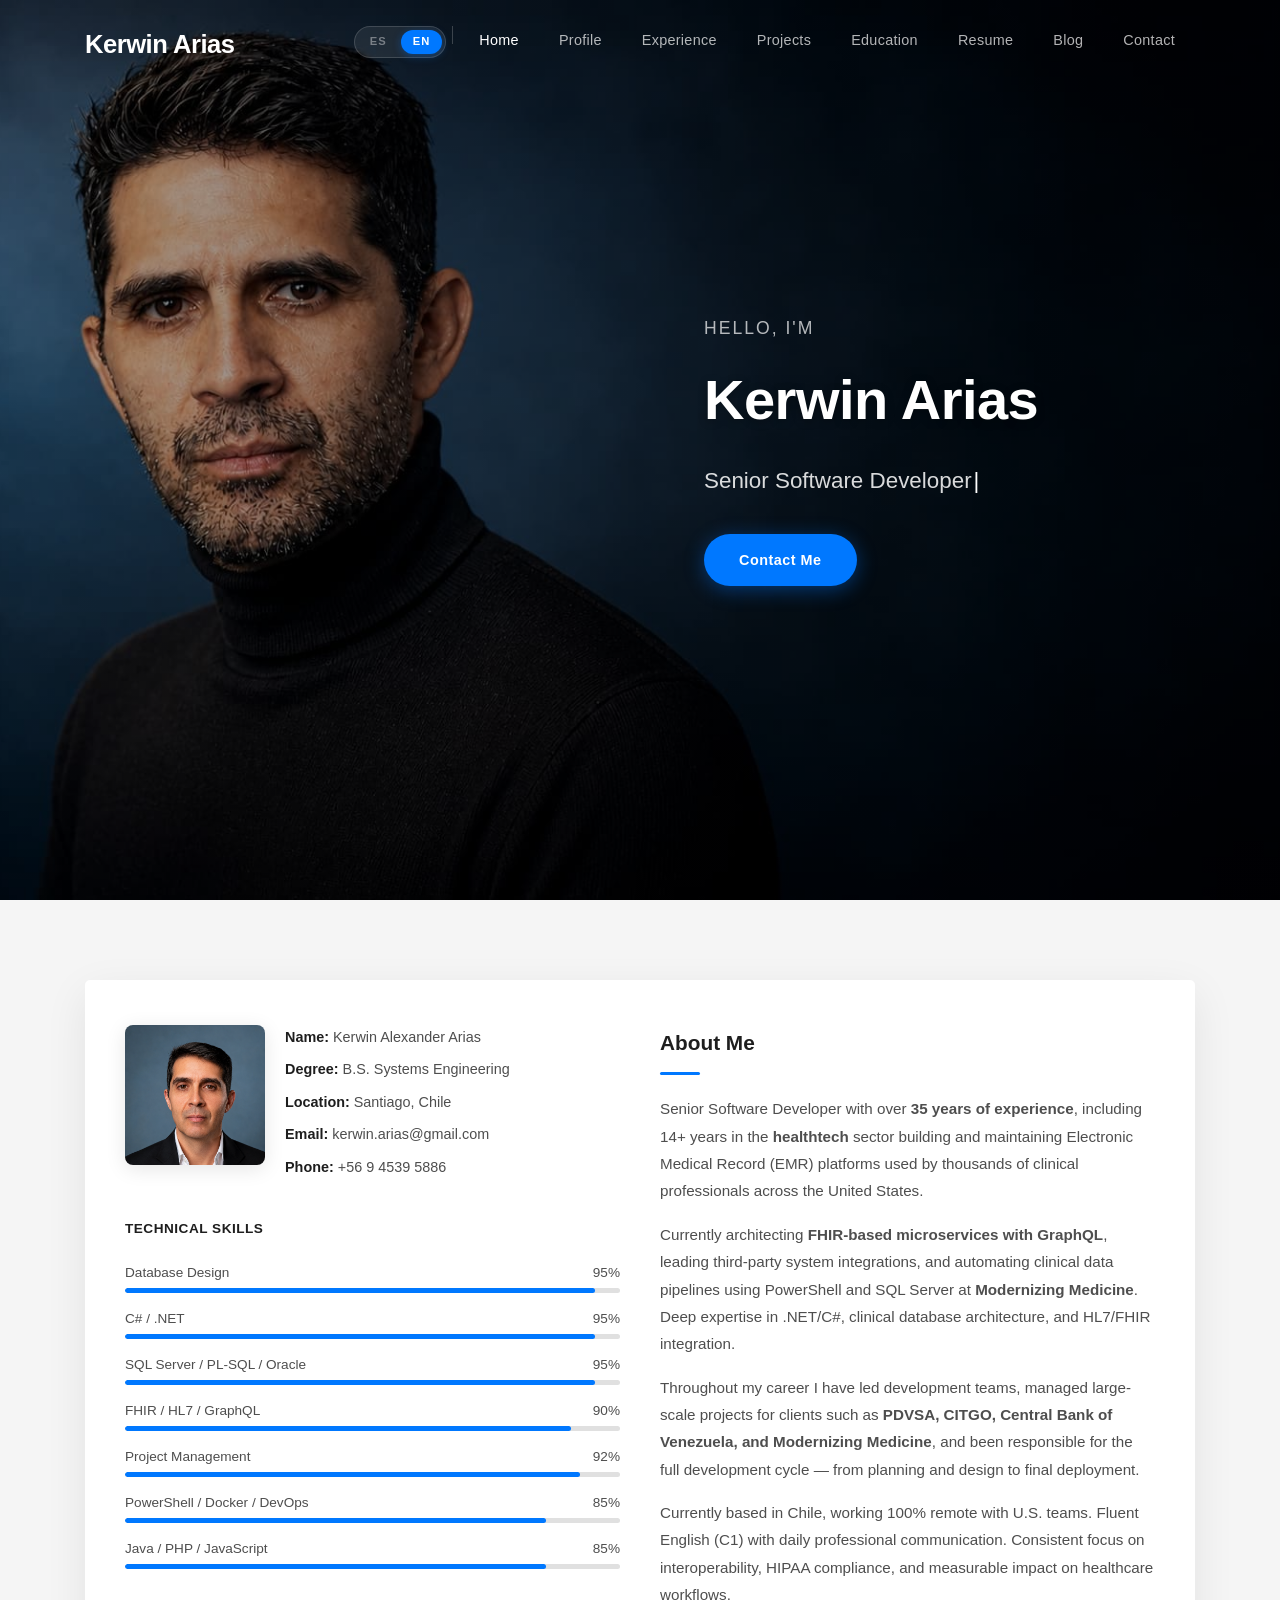
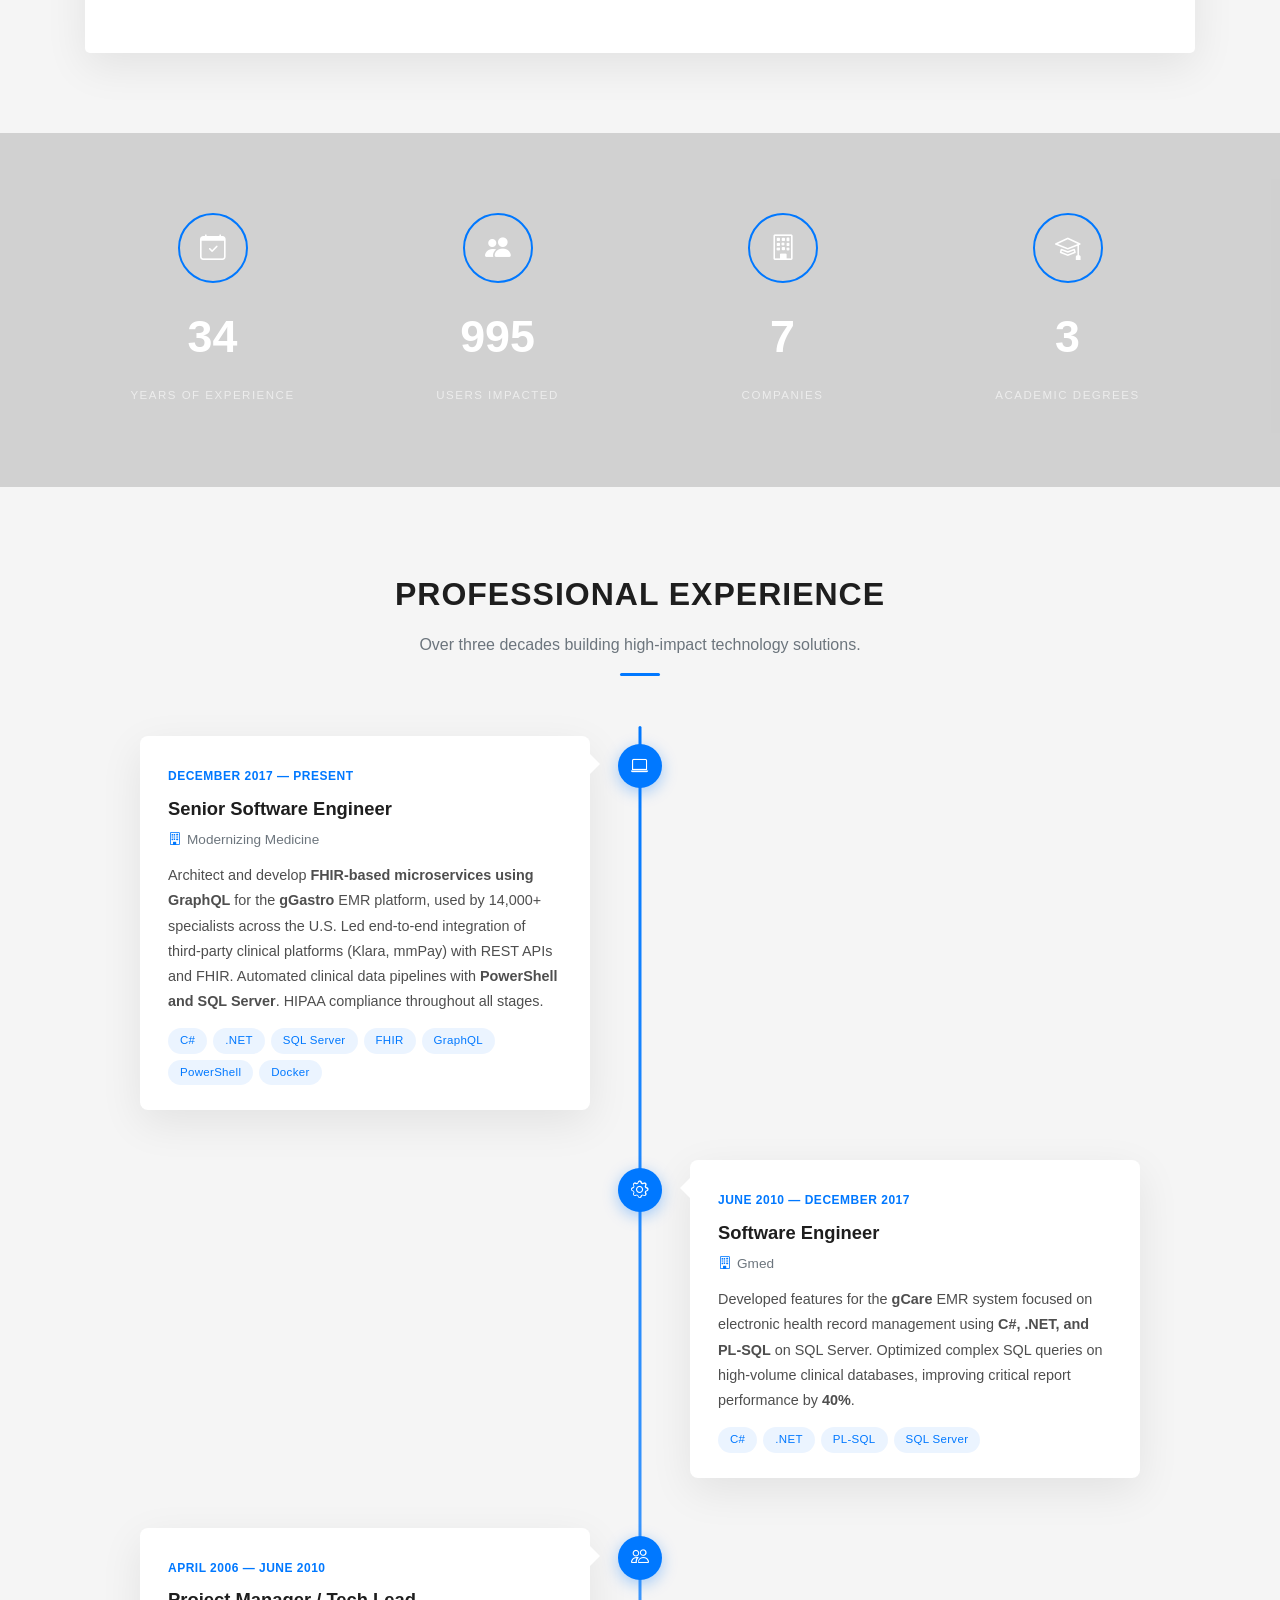
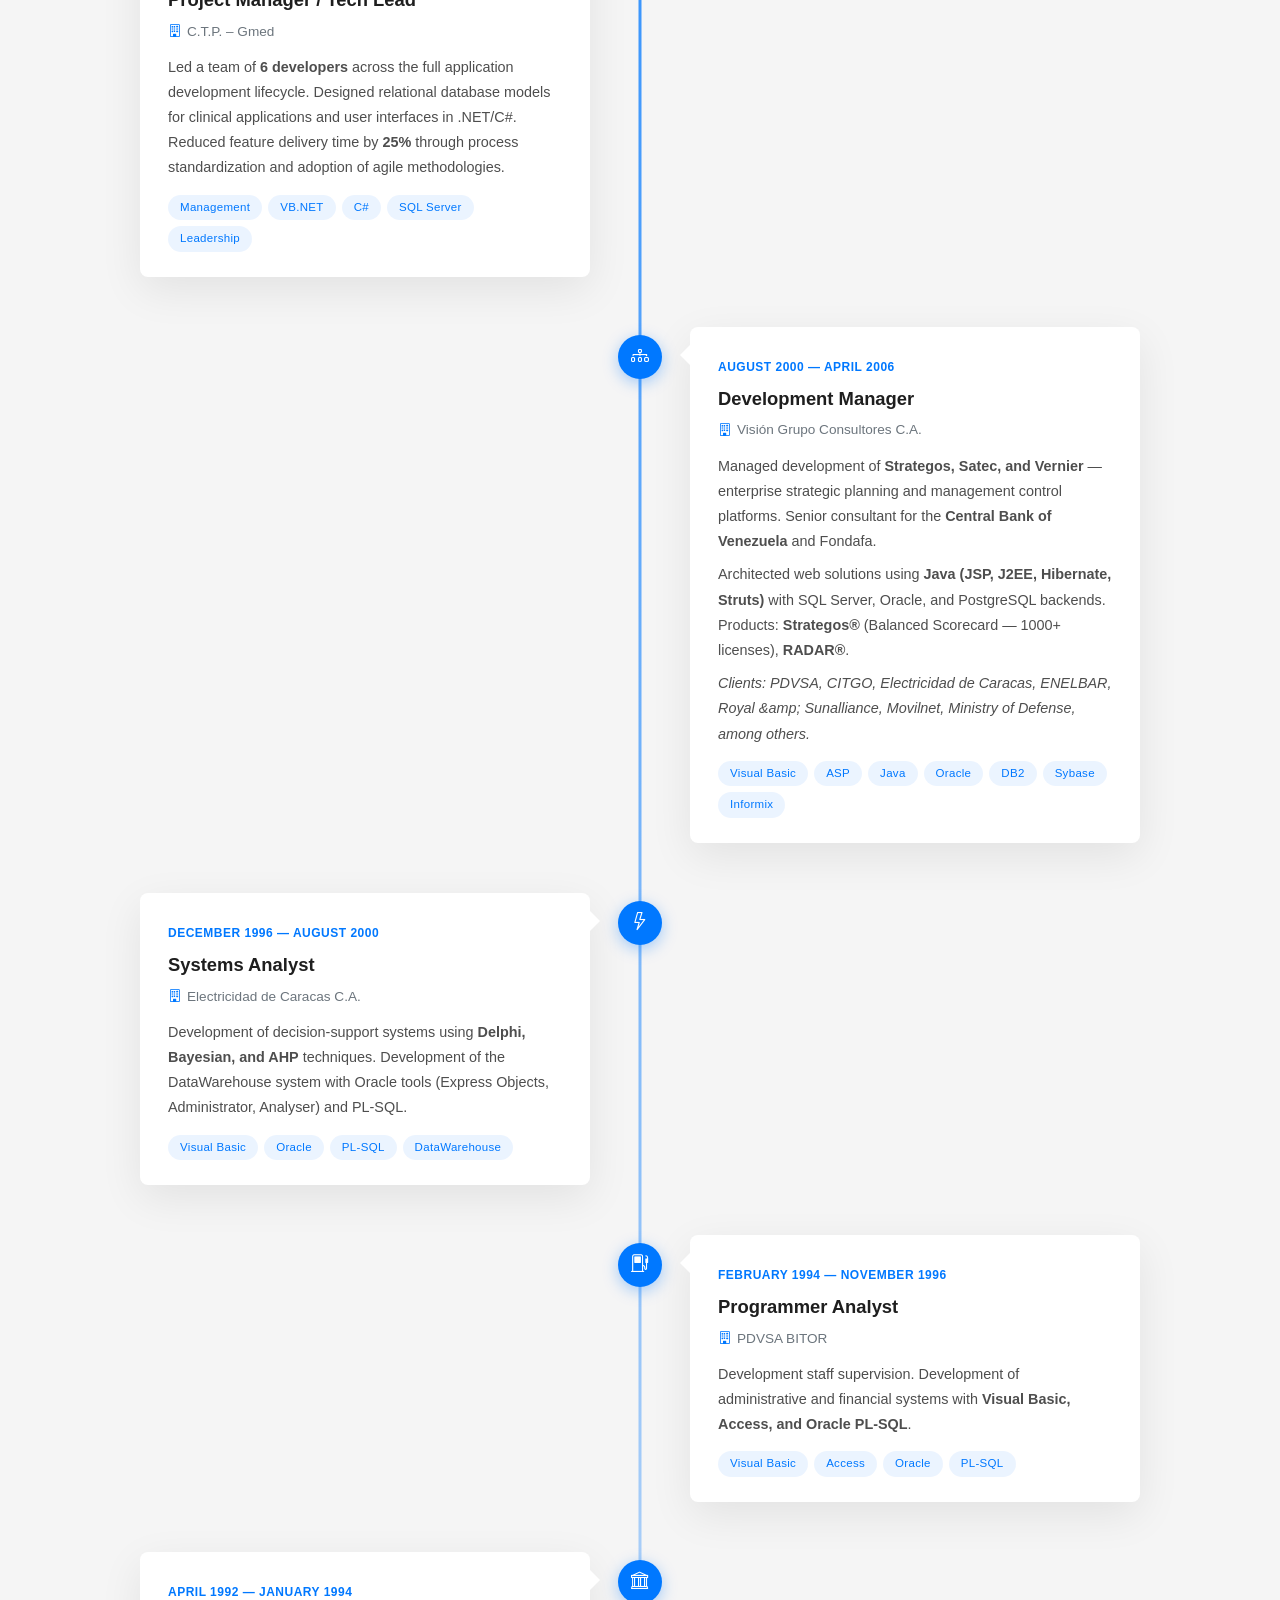
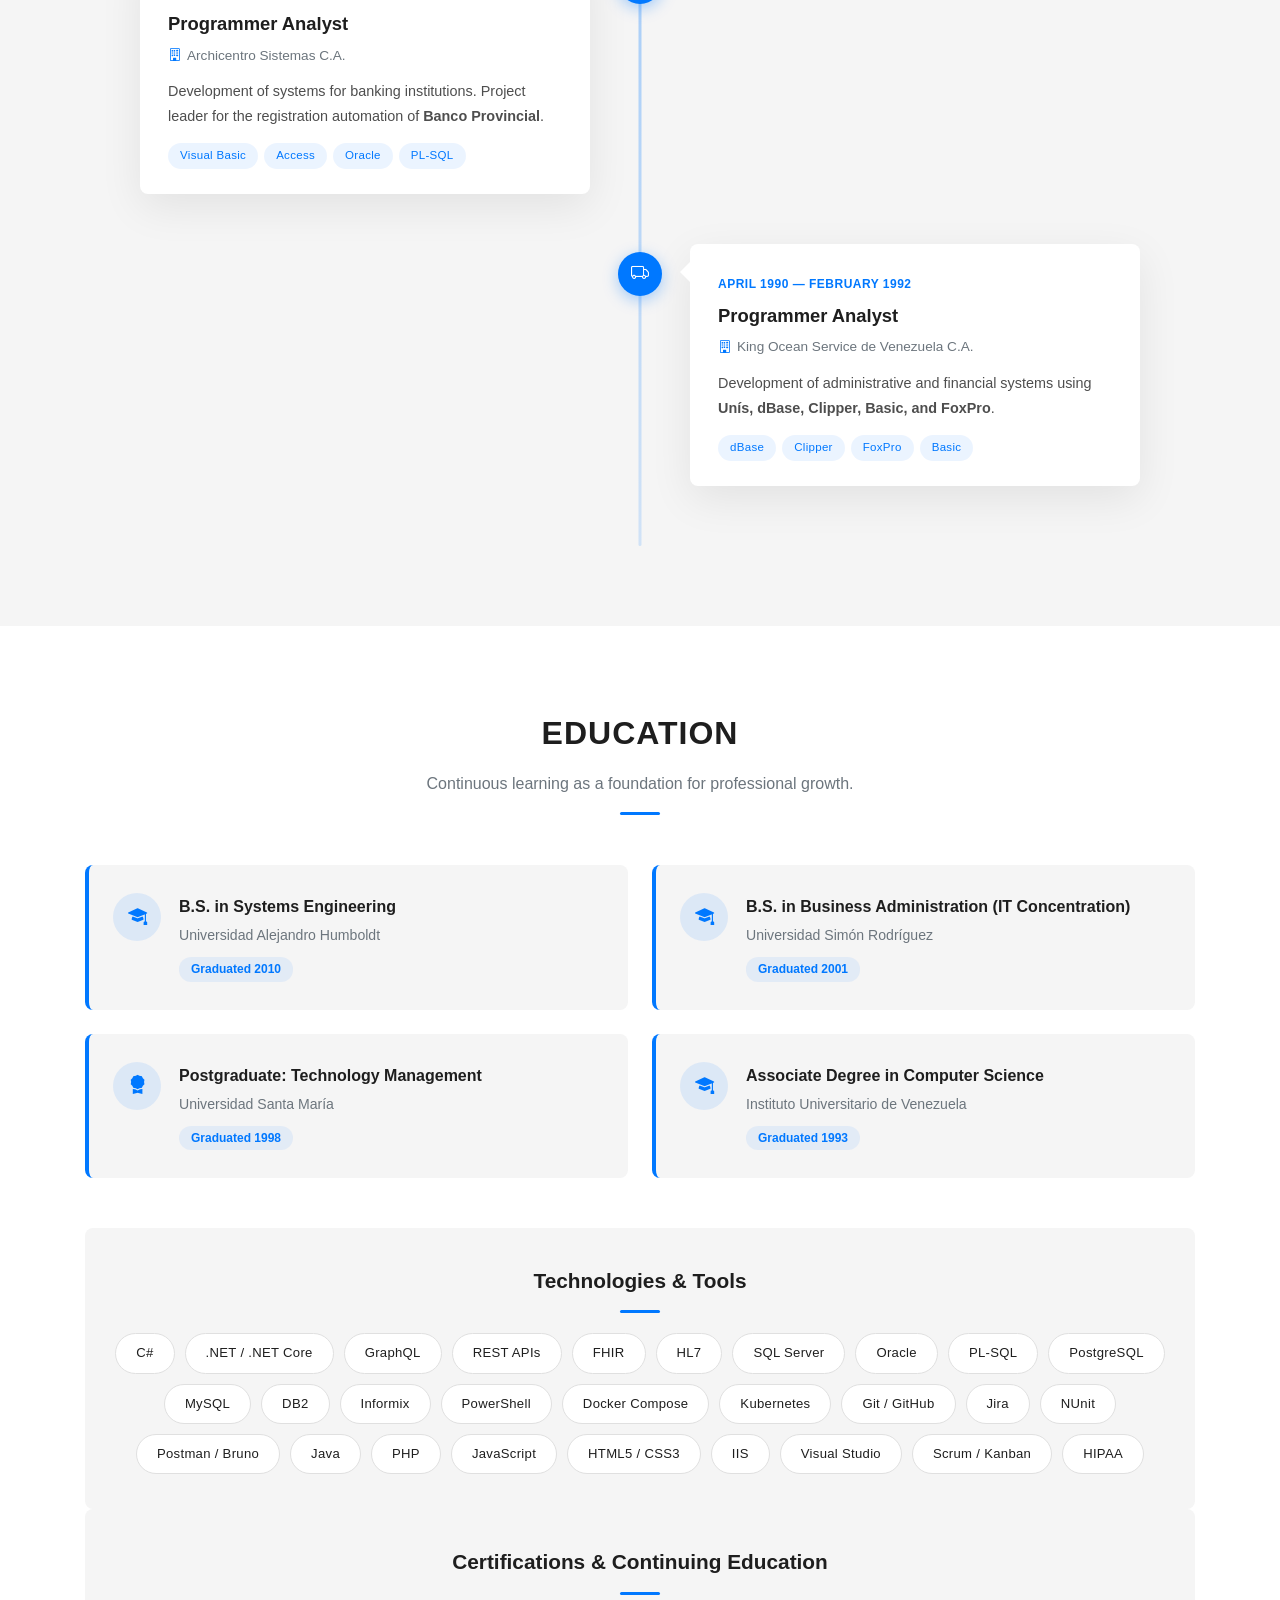
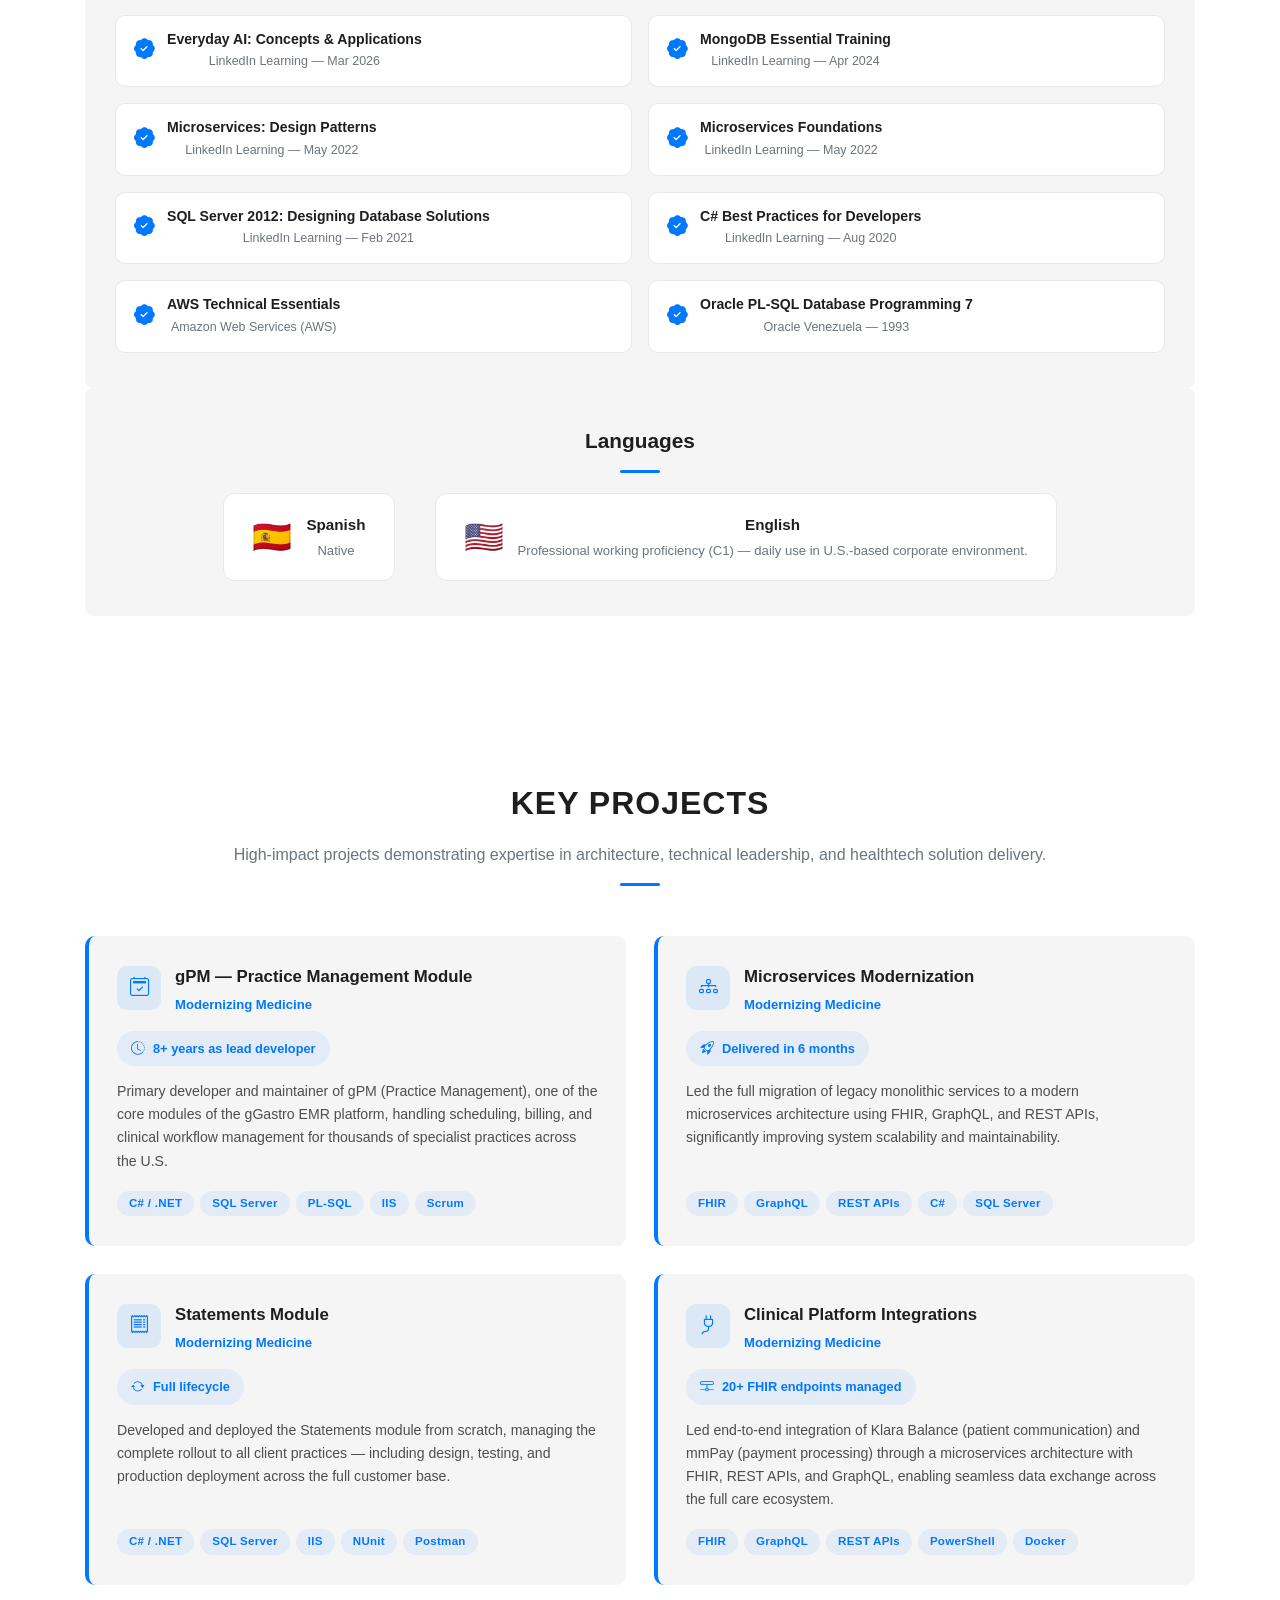
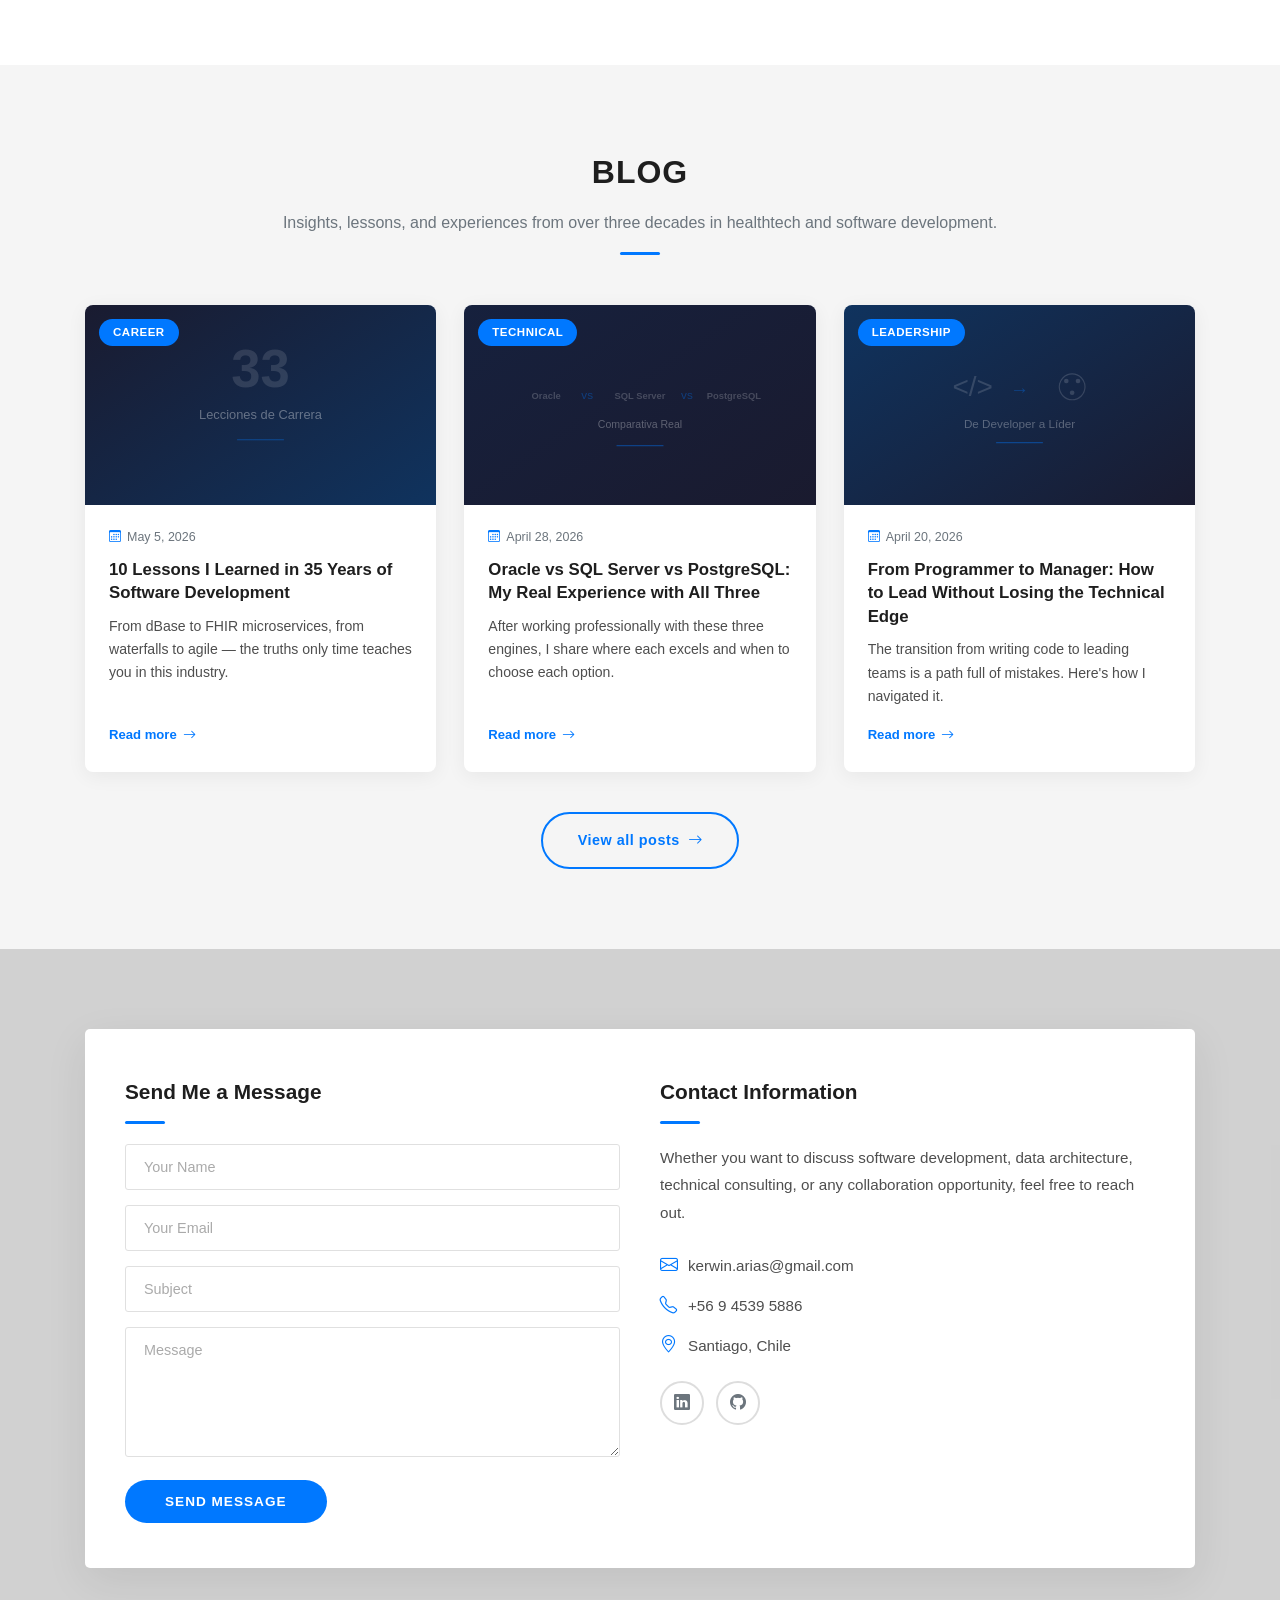
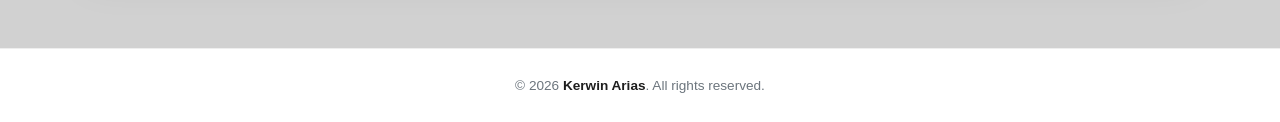
<file: index.html>
<!DOCTYPE html>
<html lang="en">
<head>
  <meta charset="UTF-8">
  <meta name="viewport" content="width=device-width, initial-scale=1.0">
  <title>Kerwin Arias — Senior Software Developer | Healthtech</title>
  <meta name="description" content="Kerwin Arias — Senior Software Developer con +35 años de experiencia en healthtech, EMR, FHIR, GraphQL, .NET/C# y arquitectura de datos.">

  <!-- Open Graph / LinkedIn -->
  <meta property="og:type" content="website">
  <meta property="og:title" content="Kerwin Arias — Senior Software Developer | Healthtech">
  <meta property="og:description" content="+35 años de experiencia en healthtech, EMR, FHIR, GraphQL, .NET/C# y arquitectura de datos.">
  <meta property="og:image" content="assets/images/profile.jpg">
  <meta property="og:locale" content="es_CL">

  <!-- Security Headers -->
  <meta http-equiv="Content-Security-Policy" content="default-src 'self'; script-src 'self'; style-src 'self' 'unsafe-inline' https://fonts.googleapis.com https://cdn.jsdelivr.net https://cdnjs.cloudflare.com; font-src 'self' https://fonts.gstatic.com https://cdn.jsdelivr.net https://cdnjs.cloudflare.com data:; img-src 'self' data:; connect-src 'self' https://formspree.io; frame-src 'none'; object-src 'none'; base-uri 'self'; form-action 'self' https://formspree.io;">
  <meta http-equiv="X-Content-Type-Options" content="nosniff">
  <meta name="referrer" content="strict-origin-when-cross-origin">
  <meta http-equiv="Permissions-Policy" content="camera=(), microphone=(), geolocation=(), payment=()">

  <!-- Favicon -->
  <link rel="icon" type="image/svg+xml" href="data:image/svg+xml,<svg xmlns='http://www.w3.org/2000/svg' viewBox='0 0 100 100'><text y='.9em' font-size='90'>KA</text></svg>">

  <link rel="preconnect" href="https://fonts.googleapis.com">
  <link rel="preconnect" href="https://fonts.gstatic.com" crossorigin>
  <link href="https://fonts.googleapis.com/css2?family=Poppins:wght@300;400;500;600;700;800&family=Open+Sans:wght@300;400;500;600;700&display=swap" rel="stylesheet">
  <link rel="stylesheet" href="https://cdn.jsdelivr.net/npm/bootstrap-icons@1.11.3/font/bootstrap-icons.min.css">
  <link rel="stylesheet" href="https://cdnjs.cloudflare.com/ajax/libs/font-awesome/6.5.1/css/all.min.css">
  <link rel="stylesheet" href="css/style.css">
</head>
<body>
  <header id="header" class="fixed-top">
    <div class="header-container">
      <h1 class="logo"><a href="#">Kerwin Arias</a></h1>
      <nav id="navbar" class="navbar">
        <ul>
          <li class="nav-lang-item">
            <div class="lang-switch" id="langSwitch" role="radiogroup" aria-label="Language">
              <button class="lang-opt active" data-lang="es" id="langOptEs" aria-pressed="true">ES</button>
              <button class="lang-opt" data-lang="en" id="langOptEn" aria-pressed="false">EN</button>
            </div>
          </li>
          <li class="nav-separator"></li>
          <li><a class="nav-link scrollto active" href="#hero" data-i18n="nav.home">Inicio</a></li>
          <li><a class="nav-link scrollto" href="#about" data-i18n="nav.about">Perfil</a></li>
          <li><a class="nav-link scrollto" href="#experience" data-i18n="nav.experience">Experiencia</a></li>
          <li><a class="nav-link scrollto" href="#projects" data-i18n="nav.projects">Proyectos</a></li>
          <li><a class="nav-link scrollto" href="#education" data-i18n="nav.education">Formación</a></li>
          <li><a class="nav-link" href="resume.html" data-i18n="nav.resume">Resumen</a></li>
          <li><a class="nav-link scrollto" href="#blog" data-i18n="nav.blog">Blog</a></li>
          <li><a class="nav-link scrollto" href="#contact" data-i18n="nav.contact">Contacto</a></li>
        </ul>
        <button class="mobile-nav-toggle" aria-label="Toggle navigation"><i class="bi bi-list"></i></button>
      </nav>
    </div>
  </header>

  <!-- ======== HERO ======== -->
  <section id="hero" class="hero">
    <div class="hero-overlay"></div>
    <div class="hero-content">
      <div class="hero-inner">
        <p class="hero-greeting" data-i18n="hero.greeting">Hola, soy</p>
        <h1 class="hero-title">Kerwin Arias</h1>
        <p class="hero-subtitle"><span class="typed" id="typed-text"></span><span class="typed-cursor">|</span></p>
        <div class="hero-cta-wrap">
          <a href="#contact" class="btn-hero" data-i18n="hero.cta">Contáctame</a>
        </div>
      </div>
    </div>
  </section>

  <main id="main">

    <!-- ======== ABOUT ======== -->
    <section id="about" class="about-section">
      <div class="container">
        <div class="about-box">
          <div class="about-row">
            <div class="about-left">
              <div class="about-top-row">
                <div class="about-img"><img src="assets/images/profile.jpg" alt="Kerwin Arias" class="profile-photo"></div>
                <div class="about-info">
                  <p><span class="info-label" data-i18n="about.name">Nombre:</span> <span>Kerwin Alexander Arias</span></p>
                  <p><span class="info-label" data-i18n="about.title">Título:</span> <span data-i18n="about.titleVal">Ing. en Sistemas</span></p>
                  <p><span class="info-label" data-i18n="about.location">Ubicación:</span> <span>Santiago, Chile</span></p>
                  <p><span class="info-label">Email:</span> <span><a href="mailto:kerwin.arias@gmail.com">kerwin.arias@gmail.com</a></span></p>
                  <p><span class="info-label" data-i18n="about.phone">Teléfono:</span> <span><a href="tel:+56945395886">+56 9 4539 5886</a></span></p>
                </div>
              </div>
              <div class="skill-section">
                <p class="skill-title" data-i18n="about.skills">Competencias Técnicas</p>
                <div class="skill-item"><span class="skill-name" data-i18n="skill.db">Diseño de Bases de Datos</span><span class="skill-percent">95%</span><div class="progress"><div class="progress-bar" data-width="95"></div></div></div>
                <div class="skill-item"><span class="skill-name">C# / .NET</span><span class="skill-percent">95%</span><div class="progress"><div class="progress-bar" data-width="95"></div></div></div>
                <div class="skill-item"><span class="skill-name">SQL Server / PL-SQL / Oracle</span><span class="skill-percent">95%</span><div class="progress"><div class="progress-bar" data-width="95"></div></div></div>
                <div class="skill-item"><span class="skill-name">FHIR / HL7 / GraphQL</span><span class="skill-percent">90%</span><div class="progress"><div class="progress-bar" data-width="90"></div></div></div>
                <div class="skill-item"><span class="skill-name" data-i18n="skill.pm">Gerencia de Proyectos</span><span class="skill-percent">92%</span><div class="progress"><div class="progress-bar" data-width="92"></div></div></div>
                <div class="skill-item"><span class="skill-name">PowerShell / Docker / DevOps</span><span class="skill-percent">85%</span><div class="progress"><div class="progress-bar" data-width="85"></div></div></div>
                <div class="skill-item"><span class="skill-name">Java / PHP / JavaScript</span><span class="skill-percent">85%</span><div class="progress"><div class="progress-bar" data-width="85"></div></div></div>
              </div>
            </div>
            <div class="about-right">
              <div class="title-box"><h5 class="title-left" data-i18n="about.heading">Sobre Mí</h5></div>
              <p class="lead-text" data-i18n="about.p1">Senior Software Developer con más de <strong>35 años de experiencia profesional</strong>, incluyendo 14+ años en el sector <strong>healthtech</strong> diseñando y manteniendo plataformas de Historial Médico Electrónico (EMR) utilizadas por miles de profesionales clínicos en Estados Unidos.</p>
              <p class="lead-text" data-i18n="about.p2">Actualmente arquitectando <strong>microservicios basados en FHIR con GraphQL</strong>, liderando integraciones con sistemas de terceros y automatizando pipelines de datos clínicos con PowerShell y SQL Server en <strong>Modernizing Medicine</strong>. Experiencia profunda en .NET/C#, arquitectura de bases de datos clínicas e integración HL7/FHIR.</p>
              <p class="lead-text" data-i18n="about.p3">A lo largo de mi carrera he liderado equipos de desarrollo, gestionado proyectos de gran envergadura para clientes como <strong>PDVSA, CITGO, Banco Central de Venezuela y Modernizing Medicine</strong>, y he sido responsable del ciclo completo de desarrollo — desde la planificación y diseño hasta la implementación final.</p>
              <p class="lead-text" data-i18n="about.p4">Actualmente resido en Chile, donde trabajo 100% remoto con EE.UU. Inglés profesional nivel C1, con comunicación diaria en entorno corporativo. Foco permanente en interoperabilidad, cumplimiento HIPAA e impacto medible en flujos de trabajo de salud.</p>
            </div>
          </div>
        </div>
      </div>
    </section>

    <!-- ======== COUNTER / STATS ======== -->
    <section class="counter-section parallax-bg">
      <div class="counter-overlay"></div>
      <div class="container counter-container">
        <div class="counter-row">
          <div class="counter-box">
            <div class="counter-ico"><span class="ico-circle"><i class="bi bi-calendar-check"></i></span></div>
            <div class="counter-num"><p class="counter-value" data-target="35">0</p><span class="counter-text" data-i18n="stats.years">AÑOS DE EXPERIENCIA</span></div>
          </div>
          <div class="counter-box">
            <div class="counter-ico"><span class="ico-circle"><i class="bi bi-people-fill"></i></span></div>
            <div class="counter-num"><p class="counter-value" data-target="1000">0</p><span class="counter-text" data-i18n="stats.users">USUARIOS IMPACTADOS</span></div>
          </div>
          <div class="counter-box">
            <div class="counter-ico"><span class="ico-circle"><i class="bi bi-building"></i></span></div>
            <div class="counter-num"><p class="counter-value" data-target="8">0</p><span class="counter-text" data-i18n="stats.companies">EMPRESAS</span></div>
          </div>
          <div class="counter-box">
            <div class="counter-ico"><span class="ico-circle"><i class="bi bi-mortarboard"></i></span></div>
            <div class="counter-num"><p class="counter-value" data-target="4">0</p><span class="counter-text" data-i18n="stats.degrees">TÍTULOS ACADÉMICOS</span></div>
          </div>
        </div>
      </div>
    </section>

    <!-- ======== EXPERIENCE ======== -->
    <section id="experience" class="experience-section">
      <div class="container">
        <div class="title-box text-center">
          <h3 class="section-title" data-i18n="exp.heading">Experiencia Profesional</h3>
          <p class="section-subtitle" data-i18n="exp.subtitle">Más de tres décadas construyendo soluciones tecnológicas de alto impacto.</p>
          <div class="line-divider"></div>
        </div>

        <div class="timeline">

          <!-- 1 -->
          <div class="timeline-item timeline-right">
            <div class="timeline-badge"><i class="bi bi-laptop"></i></div>
            <div class="timeline-panel">
              <div class="timeline-heading">
                <span class="timeline-date" data-i18n="exp.date1">Diciembre 2017 — Presente</span>
                <h4 class="timeline-title" data-i18n="exp.title1">Senior Software Engineer</h4>
                <span class="timeline-company"><i class="bi bi-building"></i> Modernizing Medicine</span>
              </div>
              <div class="timeline-body">
                <p data-i18n="exp.desc1">Arquitectura y desarrollo de microservicios basados en <strong>FHIR con GraphQL</strong> para la plataforma EMR <strong>gGastro</strong>, utilizada por más de 14.000 especialistas en EE.UU. Integración de plataformas clínicas de terceros (Klara, mmPay) con REST APIs y FHIR. Automatización de pipelines de datos con <strong>PowerShell y SQL Server</strong>. Cumplimiento HIPAA en todas las etapas.</p>
                <div class="timeline-tags">
                  <span>C#</span><span>.NET</span><span>SQL Server</span><span>FHIR</span><span>GraphQL</span><span>PowerShell</span><span>Docker</span>
                </div>
              </div>
            </div>
          </div>

          <!-- 2 -->
          <div class="timeline-item timeline-left">
            <div class="timeline-badge"><i class="bi bi-gear"></i></div>
            <div class="timeline-panel">
              <div class="timeline-heading">
                <span class="timeline-date" data-i18n="exp.date2">Junio 2010 — Diciembre 2017</span>
                <h4 class="timeline-title" data-i18n="exp.title2">Software Engineer</h4>
                <span class="timeline-company"><i class="bi bi-building"></i> Gmed</span>
              </div>
              <div class="timeline-body">
                <p data-i18n="exp.desc2">Desarrollo de funcionalidades del sistema EMR <strong>gCare</strong> orientado a la gestión de historias clínicas electrónicas, usando <strong>C#, .NET y PL-SQL</strong> sobre SQL Server. Optimización de consultas SQL en bases de datos clínicas de alto volumen, mejorando el rendimiento de reportes en un <strong>40%</strong>.</p>
                <div class="timeline-tags">
                  <span>C#</span><span>.NET</span><span>PL-SQL</span><span>SQL Server</span>
                </div>
              </div>
            </div>
          </div>

          <!-- 3 -->
          <div class="timeline-item timeline-right">
            <div class="timeline-badge"><i class="bi bi-people"></i></div>
            <div class="timeline-panel">
              <div class="timeline-heading">
                <span class="timeline-date" data-i18n="exp.date3">Abril 2006 — Junio 2010</span>
                <h4 class="timeline-title" data-i18n="exp.title3">Project Manager / Tech Lead</h4>
                <span class="timeline-company"><i class="bi bi-building"></i> C.T.P. – Gmed</span>
              </div>
              <div class="timeline-body">
                <p data-i18n="exp.desc3">Liderazgo de un equipo de <strong>6 desarrolladores</strong> en el ciclo completo de desarrollo. Diseño de modelos de bases de datos relacionales para aplicaciones clínicas e interfaces de usuario en .NET/C#. Reducción del tiempo de entrega de funcionalidades en un <strong>25%</strong> mediante estandarización de procesos y adopción de metodologías ágiles.</p>
                <div class="timeline-tags">
                  <span data-i18n="tag.management">Gestión</span><span>VB.NET</span><span>C#</span><span>SQL Server</span><span data-i18n="tag.leadership">Liderazgo</span>
                </div>
              </div>
            </div>
          </div>

          <!-- 4 -->
          <div class="timeline-item timeline-left">
            <div class="timeline-badge"><i class="bi bi-diagram-3"></i></div>
            <div class="timeline-panel">
              <div class="timeline-heading">
                <span class="timeline-date" data-i18n="exp.date4">Agosto 2000 — Abril 2006</span>
                <h4 class="timeline-title" data-i18n="exp.title4">Development Manager</h4>
                <span class="timeline-company"><i class="bi bi-building"></i> Visión Grupo Consultores C.A.</span>
              </div>
              <div class="timeline-body">
                <p data-i18n="exp.desc4a">Gestión del desarrollo de las plataformas <strong>Strategos, Satec y Vernier</strong>, sistemas empresariales de planificación estratégica y control de gestión. Consultor señor para el <strong>Banco Central de Venezuela</strong> y Fondafa.</p>
                <p class="mt-sm" data-i18n="exp.desc4b">Arquitectura de soluciones web con <strong>Java (JSP, J2EE, Hibernate, Struts)</strong> con backends en SQL Server, Oracle y PostgreSQL. Productos: <strong>Strategos®</strong> (Balanced Scorecard — +1000 licencias), <strong>RADAR®</strong>.</p>
                <p class="mt-sm"><em data-i18n="exp.desc4c">Clientes: PDVSA, CITGO, Electricidad de Caracas, ENELBAR, Royal &amp; Sunalliance, Movilnet, Ministerio de Defensa, entre otros.</em></p>
                <div class="timeline-tags">
                  <span>Visual Basic</span><span>ASP</span><span>Java</span><span>Oracle</span><span>DB2</span><span>Sybase</span><span>Informix</span>
                </div>
              </div>
            </div>
          </div>

          <!-- 5 -->
          <div class="timeline-item timeline-right">
            <div class="timeline-badge"><i class="bi bi-lightning"></i></div>
            <div class="timeline-panel">
              <div class="timeline-heading">
                <span class="timeline-date" data-i18n="exp.date5">Diciembre 1996 — Agosto 2000</span>
                <h4 class="timeline-title" data-i18n="exp.title5">Analista de Sistemas</h4>
                <span class="timeline-company"><i class="bi bi-building"></i> Electricidad de Caracas C.A.</span>
              </div>
              <div class="timeline-body">
                <p data-i18n="exp.desc5">Desarrollo de sistemas de soporte de decisiones empleando técnicas <strong>Delphi, Bayesiano y AHP</strong>. Desarrollo del sistema DataWarehouse con herramientas de Oracle (Express Objects, Administrador, Analyser) y PL-SQL.</p>
                <div class="timeline-tags">
                  <span>Visual Basic</span><span>Oracle</span><span>PL-SQL</span><span>DataWarehouse</span>
                </div>
              </div>
            </div>
          </div>

          <!-- 6 -->
          <div class="timeline-item timeline-left">
            <div class="timeline-badge"><i class="bi bi-fuel-pump"></i></div>
            <div class="timeline-panel">
              <div class="timeline-heading">
                <span class="timeline-date" data-i18n="exp.date6">Febrero 1994 — Noviembre 1996</span>
                <h4 class="timeline-title" data-i18n="exp.title6">Analista Programador</h4>
                <span class="timeline-company"><i class="bi bi-building"></i> PDVSA BITOR</span>
              </div>
              <div class="timeline-body">
                <p data-i18n="exp.desc6">Supervisión de personal de desarrollo. Desarrollo de sistemas administrativos y financieros con <strong>Visual Basic, Access y Oracle PL-SQL</strong>.</p>
                <div class="timeline-tags">
                  <span>Visual Basic</span><span>Access</span><span>Oracle</span><span>PL-SQL</span>
                </div>
              </div>
            </div>
          </div>

          <!-- 7 -->
          <div class="timeline-item timeline-right">
            <div class="timeline-badge"><i class="bi bi-bank"></i></div>
            <div class="timeline-panel">
              <div class="timeline-heading">
                <span class="timeline-date" data-i18n="exp.date7">Abril 1992 — Enero 1994</span>
                <h4 class="timeline-title" data-i18n="exp.title7">Analista Programador</h4>
                <span class="timeline-company"><i class="bi bi-building"></i> Archicentro Sistemas C.A.</span>
              </div>
              <div class="timeline-body">
                <p data-i18n="exp.desc7">Desarrollo de sistemas para organismos bancarios. Líder de proyecto para la automatización de registro del <strong>Banco Provincial</strong>.</p>
                <div class="timeline-tags">
                  <span>Visual Basic</span><span>Access</span><span>Oracle</span><span>PL-SQL</span>
                </div>
              </div>
            </div>
          </div>

          <!-- 8 -->
          <div class="timeline-item timeline-left">
            <div class="timeline-badge"><i class="bi bi-truck"></i></div>
            <div class="timeline-panel">
              <div class="timeline-heading">
                <span class="timeline-date" data-i18n="exp.date8">Abril 1990 — Febrero 1992</span>
                <h4 class="timeline-title" data-i18n="exp.title8">Analista Programador</h4>
                <span class="timeline-company"><i class="bi bi-building"></i> King Ocean Service de Venezuela C.A.</span>
              </div>
              <div class="timeline-body">
                <p data-i18n="exp.desc8">Desarrollo de sistemas administrativos y financieros utilizando <strong>Unís, dBase, Clipper, Basic y FoxPro</strong>.</p>
                <div class="timeline-tags">
                  <span>dBase</span><span>Clipper</span><span>FoxPro</span><span>Basic</span>
                </div>
              </div>
            </div>
          </div>

        </div><!-- /timeline -->
      </div>
    </section>

    <!-- ======== EDUCATION ======== -->
    <section id="education" class="education-section">
      <div class="container">
        <div class="title-box text-center">
          <h3 class="section-title" data-i18n="edu.heading">Formación Académica</h3>
          <p class="section-subtitle" data-i18n="edu.subtitle">Preparación continua como base del crecimiento profesional.</p>
          <div class="line-divider"></div>
        </div>

        <div class="education-grid">

          <div class="edu-card">
            <div class="edu-icon"><i class="bi bi-mortarboard-fill"></i></div>
            <div class="edu-content">
              <h4 class="edu-degree" data-i18n="edu.deg1">Ingeniero en Sistemas</h4>
              <p class="edu-school">Universidad Alejandro Humboldt</p>
              <span class="edu-year" data-i18n="edu.year1">Egresado 2010</span>
            </div>
          </div>

          <div class="edu-card">
            <div class="edu-icon"><i class="bi bi-mortarboard-fill"></i></div>
            <div class="edu-content">
              <h4 class="edu-degree" data-i18n="edu.deg2">Licenciado en Administración (Mención Informática)</h4>
              <p class="edu-school">Universidad Simón Rodríguez</p>
              <span class="edu-year" data-i18n="edu.year2">Egresado 2001</span>
            </div>
          </div>

          <div class="edu-card">
            <div class="edu-icon"><i class="bi bi-award-fill"></i></div>
            <div class="edu-content">
              <h4 class="edu-degree" data-i18n="edu.deg3">Postgrado: Gerencia en Tecnología</h4>
              <p class="edu-school">Universidad Santa María</p>
              <span class="edu-year" data-i18n="edu.year3">Egresado 1998</span>
            </div>
          </div>

          <div class="edu-card">
            <div class="edu-icon"><i class="bi bi-mortarboard-fill"></i></div>
            <div class="edu-content">
              <h4 class="edu-degree" data-i18n="edu.deg4">Técnico Superior en Informática</h4>
              <p class="edu-school">Instituto Universitario de Venezuela</p>
              <span class="edu-year" data-i18n="edu.year4">Egresado 1993</span>
            </div>
          </div>

        </div>

        <!-- Additional Skills / Competencies -->
        <div class="competencies-box">
          <div class="title-box text-center">
            <h5 class="title-left" style="text-align:center;" data-i18n="edu.techTitle">Tecnologías &amp; Herramientas</h5>
          </div>
          <div class="tech-tags">
            <span class="tech-tag">C#</span>
            <span class="tech-tag">.NET / .NET Core</span>
            <span class="tech-tag">GraphQL</span>
            <span class="tech-tag">REST APIs</span>
            <span class="tech-tag">FHIR</span>
            <span class="tech-tag">HL7</span>
            <span class="tech-tag">SQL Server</span>
            <span class="tech-tag">Oracle</span>
            <span class="tech-tag">PL-SQL</span>
            <span class="tech-tag">PostgreSQL</span>
            <span class="tech-tag">MySQL</span>
            <span class="tech-tag">DB2</span>
            <span class="tech-tag">Informix</span>
            <span class="tech-tag">PowerShell</span>
            <span class="tech-tag">Docker Compose</span>
            <span class="tech-tag">Kubernetes</span>
            <span class="tech-tag">Git / GitHub</span>
            <span class="tech-tag">Jira</span>
            <span class="tech-tag">NUnit</span>
            <span class="tech-tag">Postman / Bruno</span>
            <span class="tech-tag">Java</span>
            <span class="tech-tag">PHP</span>
            <span class="tech-tag">JavaScript</span>
            <span class="tech-tag">HTML5 / CSS3</span>
            <span class="tech-tag">IIS</span>
            <span class="tech-tag">Visual Studio</span>
            <span class="tech-tag">Scrum / Kanban</span>
            <span class="tech-tag">HIPAA</span>
          </div>
        </div>

        <!-- Certifications -->
        <div class="competencies-box">
          <div class="title-box text-center">
            <h5 class="title-left" style="text-align:center;" data-i18n="cert.heading">Certificaciones &amp; Formación Continua</h5>
          </div>
          <div class="cert-grid">
            <div class="cert-item"><i class="bi bi-patch-check-fill"></i><div><strong data-i18n="cert.1">Everyday AI: Concepts &amp; Applications</strong><span class="cert-date" data-i18n="cert.1date">LinkedIn Learning — Mar 2026</span></div></div>
            <div class="cert-item"><i class="bi bi-patch-check-fill"></i><div><strong data-i18n="cert.2">MongoDB Essential Training</strong><span class="cert-date" data-i18n="cert.2date">LinkedIn Learning — Abr 2024</span></div></div>
            <div class="cert-item"><i class="bi bi-patch-check-fill"></i><div><strong data-i18n="cert.3">Microservices: Design Patterns</strong><span class="cert-date" data-i18n="cert.3date">LinkedIn Learning — May 2022</span></div></div>
            <div class="cert-item"><i class="bi bi-patch-check-fill"></i><div><strong data-i18n="cert.4">Microservices Foundations</strong><span class="cert-date" data-i18n="cert.4date">LinkedIn Learning — May 2022</span></div></div>
            <div class="cert-item"><i class="bi bi-patch-check-fill"></i><div><strong data-i18n="cert.5">SQL Server 2012: Designing Database Solutions</strong><span class="cert-date" data-i18n="cert.5date">LinkedIn Learning — Feb 2021</span></div></div>
            <div class="cert-item"><i class="bi bi-patch-check-fill"></i><div><strong data-i18n="cert.6">C# Best Practices for Developers</strong><span class="cert-date" data-i18n="cert.6date">LinkedIn Learning — Ago 2020</span></div></div>
            <div class="cert-item"><i class="bi bi-patch-check-fill"></i><div><strong data-i18n="cert.7">AWS Technical Essentials</strong><span class="cert-date" data-i18n="cert.7date">Amazon Web Services (AWS)</span></div></div>
            <div class="cert-item"><i class="bi bi-patch-check-fill"></i><div><strong data-i18n="cert.8">Oracle PL-SQL Database Programming 7</strong><span class="cert-date" data-i18n="cert.8date">Oracle Venezuela — 1993</span></div></div>
          </div>
        </div>

        <!-- Languages -->
        <div class="competencies-box">
          <div class="title-box text-center">
            <h5 class="title-left" style="text-align:center;" data-i18n="lang.heading">Idiomas</h5>
          </div>
          <div class="lang-grid">
            <div class="lang-item">
              <span class="lang-flag">🇪🇸</span>
              <div><strong data-i18n="lang.es">Español</strong><span class="lang-level" data-i18n="lang.esLevel">Nativo</span></div>
            </div>
            <div class="lang-item">
              <span class="lang-flag">🇺🇸</span>
              <div><strong data-i18n="lang.en">Inglés</strong><span class="lang-level" data-i18n="lang.enLevel">Nivel profesional C1 — uso diario en entorno corporativo remoto con EE.UU.</span></div>
            </div>
          </div>
        </div>

      </div>
    </section>

    <!-- ======== KEY PROJECTS ======== -->
    <section id="projects" class="projects-section">
      <div class="container">
        <div class="title-box text-center">
          <h3 class="section-title" data-i18n="proj.heading">Proyectos Clave</h3>
          <p class="section-subtitle" data-i18n="proj.subtitle">Proyectos de alto impacto que demuestran experiencia en arquitectura, liderazgo técnico y entrega de soluciones en healthtech.</p>
          <div class="line-divider"></div>
        </div>

        <div class="projects-grid">
          <!-- Project 1: gPM -->
          <div class="project-card">
            <div class="project-header">
              <div class="project-icon"><i class="bi bi-calendar2-check"></i></div>
              <div>
                <h4 class="project-title" data-i18n="proj.1title">gPM — Módulo de Gestión de Consultorios</h4>
                <span class="project-company">Modernizing Medicine</span>
              </div>
            </div>
            <div class="project-metric">
              <i class="bi bi-clock-history"></i>
              <span data-i18n="proj.1metric">+8 años como desarrollador principal</span>
            </div>
            <p class="project-desc" data-i18n="proj.1desc">Desarrollador y mantenedor principal de gPM (Practice Management), uno de los módulos core de la plataforma EMR gGastro, que gestiona agendamiento, facturación y flujos de trabajo clínicos para miles de consultorios especializados en EE.UU.</p>
            <div class="project-tags">
              <span>C# / .NET</span><span>SQL Server</span><span>PL-SQL</span><span>IIS</span><span>Scrum</span>
            </div>
          </div>

          <!-- Project 2: Microservices -->
          <div class="project-card">
            <div class="project-header">
              <div class="project-icon"><i class="bi bi-diagram-3"></i></div>
              <div>
                <h4 class="project-title" data-i18n="proj.2title">Modernización a Microservicios</h4>
                <span class="project-company">Modernizing Medicine</span>
              </div>
            </div>
            <div class="project-metric">
              <i class="bi bi-rocket-takeoff"></i>
              <span data-i18n="proj.2metric">Entregado en 6 meses</span>
            </div>
            <p class="project-desc" data-i18n="proj.2desc">Lideré la migración completa de servicios monolíticos legados hacia una arquitectura moderna de microservicios con FHIR, GraphQL y REST APIs, mejorando significativamente la escalabilidad y mantenibilidad del sistema.</p>
            <div class="project-tags">
              <span>FHIR</span><span>GraphQL</span><span>REST APIs</span><span>C#</span><span>SQL Server</span>
            </div>
          </div>

          <!-- Project 3: Statements -->
          <div class="project-card">
            <div class="project-header">
              <div class="project-icon"><i class="bi bi-receipt"></i></div>
              <div>
                <h4 class="project-title" data-i18n="proj.3title">Módulo de Estados de Cuenta</h4>
                <span class="project-company">Modernizing Medicine</span>
              </div>
            </div>
            <div class="project-metric">
              <i class="bi bi-arrow-repeat"></i>
              <span data-i18n="proj.3metric">Ciclo completo de vida</span>
            </div>
            <p class="project-desc" data-i18n="proj.3desc">Desarrollé y desplegué el módulo de Statements desde cero, gestionando el rollout completo hacia todos los consultorios clientes, incluyendo diseño, pruebas y despliegue en producción en toda la base de clientes.</p>
            <div class="project-tags">
              <span>C# / .NET</span><span>SQL Server</span><span>IIS</span><span>NUnit</span><span>Postman</span>
            </div>
          </div>

          <!-- Project 4: Third-party Integrations -->
          <div class="project-card">
            <div class="project-header">
              <div class="project-icon"><i class="bi bi-plug"></i></div>
              <div>
                <h4 class="project-title" data-i18n="proj.4title">Integración de Plataformas Clínicas</h4>
                <span class="project-company">Modernizing Medicine</span>
              </div>
            </div>
            <div class="project-metric">
              <i class="bi bi-hdd-network"></i>
              <span data-i18n="proj.4metric">+20 endpoints FHIR gestionados</span>
            </div>
            <p class="project-desc" data-i18n="proj.4desc">Lideré la integración end-to-end de Klara Balance (comunicación con pacientes) y mmPay (procesamiento de pagos) a través de arquitectura de microservicios con FHIR, REST APIs y GraphQL, habilitando el intercambio de datos en todo el ecosistema clínico.</p>
            <div class="project-tags">
              <span>FHIR</span><span>GraphQL</span><span>REST APIs</span><span>PowerShell</span><span>Docker</span>
            </div>
          </div>
        </div>

      </div>
    </section>

    <!-- ======== BLOG ======== -->
    <section id="blog" class="blog-section">
      <div class="container">
        <div class="title-box text-center">
          <h3 class="section-title" data-i18n="blog.heading">Blog</h3>
          <p class="section-subtitle" data-i18n="blog.subtitle">Reflexiones, lecciones y experiencias de más de tres décadas en healthtech y desarrollo de software.</p>
          <div class="line-divider"></div>
        </div>

        <!-- Rendered dynamically from blog/posts.json -->
        <div class="blog-grid" id="blogGrid"></div>

        <div class="blog-view-all text-center">
          <a href="blog/index.html" class="btn-hero" data-i18n="blog.viewAll">Ver todos los artículos <i class="bi bi-arrow-right"></i></a>
        </div>

      </div>
    </section>

    <!-- ======== CONTACT ======== -->
    <section id="contact" class="contact-section parallax-bg-2">
      <div class="contact-overlay"></div>
      <div class="container contact-container">
        <div class="contact-box">
          <div class="contact-row">
            <div class="contact-left">
              <div class="title-box"><h5 class="title-left" data-i18n="contact.formTitle">Envíame un Mensaje</h5></div>
              <form id="contactForm" class="contact-form" action="https://formspree.io/f/xrejygel" method="POST" novalidate>
                <div class="form-group"><input type="text" name="name" class="form-control" data-i18n-placeholder="contact.phName" placeholder="Tu Nombre" required></div>
                <div class="form-group"><input type="email" name="email" class="form-control" data-i18n-placeholder="contact.phEmail" placeholder="Tu Email" required></div>
                <div class="form-group"><input type="text" name="subject" class="form-control" data-i18n-placeholder="contact.phSubject" placeholder="Asunto" required></div>
                <div class="form-group"><textarea name="message" class="form-control" rows="5" data-i18n-placeholder="contact.phMessage" placeholder="Mensaje" required></textarea></div>
                <div class="form-submit"><button type="submit" class="btn-send" data-i18n="contact.send">Enviar Mensaje</button></div>
              </form>
            </div>
            <div class="contact-right">
              <div class="title-box"><h5 class="title-left" data-i18n="contact.infoTitle">Información de Contacto</h5></div>
              <p class="lead-text" data-i18n="contact.intro">Si deseas conversar sobre desarrollo de software, arquitectura de datos, consultoría técnica o cualquier oportunidad de colaboración, no dudes en contactarme.</p>
              <ul class="contact-list">
                <li><i class="bi bi-envelope"></i><a href="mailto:kerwin.arias@gmail.com">kerwin.arias@gmail.com</a></li>
                <li><i class="bi bi-telephone"></i><a href="tel:+56945395886">+56 9 4539 5886</a></li>
                <li><i class="bi bi-geo-alt"></i><span>Santiago, Chile</span></li>
              </ul>
              <div class="social-links">
                <ul>
                  <li><a href="https://www.linkedin.com/in/kerwin-alexander-arias-36b8a3170" target="_blank" rel="noopener noreferrer"><span class="ico-circle"><i class="bi bi-linkedin"></i></span></a></li>
                  <li><a href="https://github.com/Kerwin-Core" target="_blank" rel="noopener noreferrer"><span class="ico-circle"><i class="bi bi-github"></i></span></a></li>
                </ul>
              </div>
            </div>
          </div>
        </div>
      </div>
    </section>

  </main>

  <footer class="footer">
    <div class="container">
      <p class="copyright">&copy; <span id="currentYear">2026</span> <strong>Kerwin Arias</strong>. <span data-i18n="footer.rights">Todos los derechos reservados.</span></p>
    </div>
  </footer>

  <a href="#" class="back-to-top" id="backToTop"><i class="bi bi-arrow-up-short"></i></a>
  <script src="js/i18n.js"></script>
  <script src="js/main.js"></script>
</body>
</html>
</file>
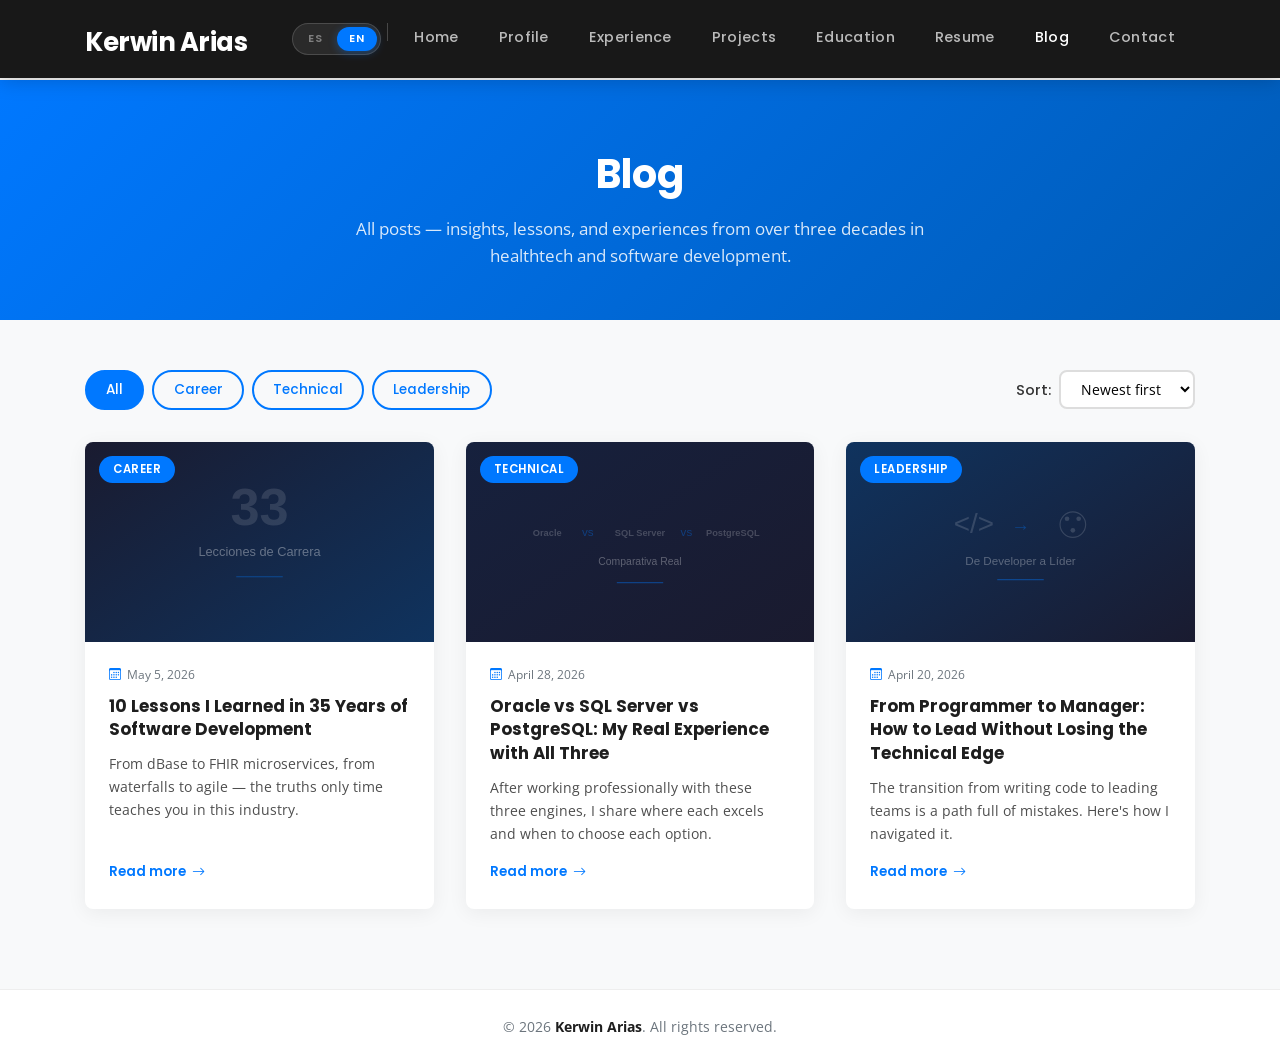
<file: blog/index.html>
<!DOCTYPE html>
<html lang="en">
<head>
  <meta charset="UTF-8">
  <meta name="viewport" content="width=device-width, initial-scale=1.0">
  <title>Blog — Kerwin Arias</title>
  <meta name="description" content="All blog posts by Kerwin Arias — insights on healthtech, software architecture, and technical leadership.">

  <meta property="og:type" content="website">
  <meta property="og:title" content="Blog — Kerwin Arias">
  <meta property="og:description" content="Insights, lessons, and experiences from over three decades in healthtech and software development.">

  <meta http-equiv="X-Content-Type-Options" content="nosniff">
  <meta name="referrer" content="strict-origin-when-cross-origin">

  <link rel="icon" type="image/svg+xml" href="data:image/svg+xml,<svg xmlns='http://www.w3.org/2000/svg' viewBox='0 0 100 100'><text y='.9em' font-size='90'>KA</text></svg>">
  <link rel="preconnect" href="https://fonts.googleapis.com">
  <link rel="preconnect" href="https://fonts.gstatic.com" crossorigin>
  <link href="https://fonts.googleapis.com/css2?family=Poppins:wght@300;400;500;600;700;800&family=Open+Sans:wght@300;400;500;600;700&display=swap" rel="stylesheet">
  <link rel="stylesheet" href="https://cdn.jsdelivr.net/npm/bootstrap-icons@1.11.3/font/bootstrap-icons.min.css">
  <link rel="stylesheet" href="../css/style.css">
  <link rel="stylesheet" href="../css/blog-archive.css">
</head>
<body>

  <header id="header" class="fixed-top header-scrolled">
    <div class="header-container">
      <h1 class="logo"><a href="../index.html">Kerwin Arias</a></h1>
      <nav id="navbar" class="navbar">
        <ul>
          <li class="nav-lang-item">
            <div class="lang-switch" id="langSwitch" role="radiogroup" aria-label="Language">
              <button class="lang-opt active" data-lang="es" id="langOptEs" aria-pressed="true">ES</button>
              <button class="lang-opt" data-lang="en" id="langOptEn" aria-pressed="false">EN</button>
            </div>
          </li>
          <li class="nav-separator"></li>
          <li><a class="nav-link" href="../index.html#hero" data-i18n="nav.home">Home</a></li>
          <li><a class="nav-link" href="../index.html#about" data-i18n="nav.about">Profile</a></li>
          <li><a class="nav-link" href="../index.html#experience" data-i18n="nav.experience">Experience</a></li>
          <li><a class="nav-link" href="../index.html#projects" data-i18n="nav.projects">Projects</a></li>
          <li><a class="nav-link" href="../index.html#education" data-i18n="nav.education">Education</a></li>
          <li><a class="nav-link" href="../resume.html" data-i18n="nav.resume">Resume</a></li>
          <li><a class="nav-link active" href="index.html" data-i18n="nav.blog">Blog</a></li>
          <li><a class="nav-link" href="../index.html#contact" data-i18n="nav.contact">Contact</a></li>
        </ul>
        <button class="mobile-nav-toggle" aria-label="Toggle navigation"><i class="bi bi-list"></i></button>
      </nav>
    </div>
  </header>

  <main class="blog-archive-main">
    <section class="blog-archive-hero">
      <div class="container">
        <h1 class="blog-archive-title" data-i18n="blogArchive.title">Blog</h1>
        <p class="blog-archive-subtitle" data-i18n="blogArchive.subtitle">All posts — insights, lessons, and experiences from over three decades in healthtech and software development.</p>
      </div>
    </section>

    <section class="blog-archive-content">
      <div class="container">
        <!-- Controls -->
        <div class="blog-archive-controls">
          <div class="blog-archive-filters">
            <button class="filter-btn active" data-filter="all" data-i18n="blogArchive.all">All</button>
            <button class="filter-btn" data-filter="career" data-i18n="blogArchive.filterCareer">Career</button>
            <button class="filter-btn" data-filter="tech" data-i18n="blogArchive.filterTech">Technical</button>
            <button class="filter-btn" data-filter="leadership" data-i18n="blogArchive.filterLeadership">Leadership</button>
          </div>
          <div class="blog-archive-sort">
            <label for="sortSelect" data-i18n="blogArchive.sortLabel">Sort:</label>
            <select id="sortSelect">
              <option value="desc" data-i18n="blogArchive.sortDesc">Newest first</option>
              <option value="asc" data-i18n="blogArchive.sortAsc">Oldest first</option>
            </select>
          </div>
        </div>

        <!-- Grid rendered by JS -->
        <div class="blog-archive-grid" id="blogArchiveGrid"></div>

        <!-- Empty state -->
        <div class="blog-archive-empty" id="blogArchiveEmpty" style="display:none;">
          <i class="bi bi-journal-x"></i>
          <p data-i18n="blogArchive.empty">No posts found for this category.</p>
        </div>
      </div>
    </section>
  </main>

  <footer class="footer">
    <div class="container">
      <p class="copyright">&copy; <span id="currentYear">2026</span> <strong>Kerwin Arias</strong>. <span data-i18n="footer.rights">All rights reserved.</span></p>
    </div>
  </footer>

  <a href="#" class="back-to-top" id="backToTop"><i class="bi bi-arrow-up-short"></i></a>

  <script src="../js/i18n.js"></script>
  <script>
    (() => {
      let posts = [];
      let currentFilter = 'all';
      let currentSort = 'desc';

      async function loadPosts() {
        const res = await fetch('posts.json');
        posts = await res.json();
        render();
      }

      function render() {
        const lang = I18N.getLang();
        const grid = document.getElementById('blogArchiveGrid');
        const empty = document.getElementById('blogArchiveEmpty');

        // Filter
        let filtered = currentFilter === 'all'
          ? posts
          : posts.filter(p => p.tag === currentFilter);

        // Sort
        filtered.sort((a, b) => {
          return currentSort === 'desc'
            ? new Date(b.date) - new Date(a.date)
            : new Date(a.date) - new Date(b.date);
        });

        if (filtered.length === 0) {
          grid.innerHTML = '';
          empty.style.display = 'flex';
          return;
        }

        empty.style.display = 'none';
        grid.innerHTML = filtered.map(post => {
          const t = post[lang] || post.en;
          const imgPath = '../' + post.image;
          const urlPath = '../' + post.url;
          return `
            <a href="${urlPath}" class="blog-card">
              <div class="blog-card-img">
                <img src="${imgPath}" alt="${t.title}" loading="lazy">
                <span class="blog-tag">${t.tag}</span>
              </div>
              <div class="blog-card-body">
                <span class="blog-date"><i class="bi bi-calendar3"></i> ${t.date}</span>
                <h4 class="blog-card-title">${t.title}</h4>
                <p class="blog-card-excerpt">${t.excerpt}</p>
                <span class="blog-read-more">${I18N.get('blog.readMore')}</span>
              </div>
            </a>
          `;
        }).join('');
      }

      // Filter buttons
      document.querySelectorAll('.filter-btn').forEach(btn => {
        btn.addEventListener('click', () => {
          document.querySelectorAll('.filter-btn').forEach(b => b.classList.remove('active'));
          btn.classList.add('active');
          currentFilter = btn.dataset.filter;
          render();
        });
      });

      // Sort select
      document.getElementById('sortSelect').addEventListener('change', (e) => {
        currentSort = e.target.value;
        render();
      });

      // Re-render on language change
      window.addEventListener('langChanged', render);

      // Mobile nav toggle
      const navToggle = document.querySelector('.mobile-nav-toggle');
      const navbarUl = document.querySelector('.navbar ul');
      if (navToggle) {
        navToggle.addEventListener('click', () => {
          navbarUl.classList.toggle('open');
          const icon = navToggle.querySelector('i');
          icon.classList.toggle('bi-list');
          icon.classList.toggle('bi-x');
        });
      }

      // Close mobile nav on link click
      document.querySelectorAll('.navbar .nav-link').forEach(link => {
        link.addEventListener('click', () => {
          if (navbarUl.classList.contains('open')) {
            navbarUl.classList.remove('open');
            const icon = navToggle.querySelector('i');
            icon.classList.add('bi-list');
            icon.classList.remove('bi-x');
          }
        });
      });

      // Close mobile nav on tap outside
      document.addEventListener('click', (e) => {
        if (navbarUl && navbarUl.classList.contains('open')) {
          if (!navbarUl.contains(e.target) && !navToggle.contains(e.target)) {
            navbarUl.classList.remove('open');
            const icon = navToggle.querySelector('i');
            icon.classList.add('bi-list');
            icon.classList.remove('bi-x');
          }
        }
      });

      // Back to top
      const backToTop = document.getElementById('backToTop');
      window.addEventListener('scroll', () => {
        if (window.scrollY > 300) backToTop.classList.add('active');
        else backToTop.classList.remove('active');
      });

      // Year
      const yearEl = document.getElementById('currentYear');
      if (yearEl) yearEl.textContent = new Date().getFullYear();

      // Init
      document.addEventListener('DOMContentLoaded', loadPosts);
    })();
  </script>
</body>
</html>
</file>
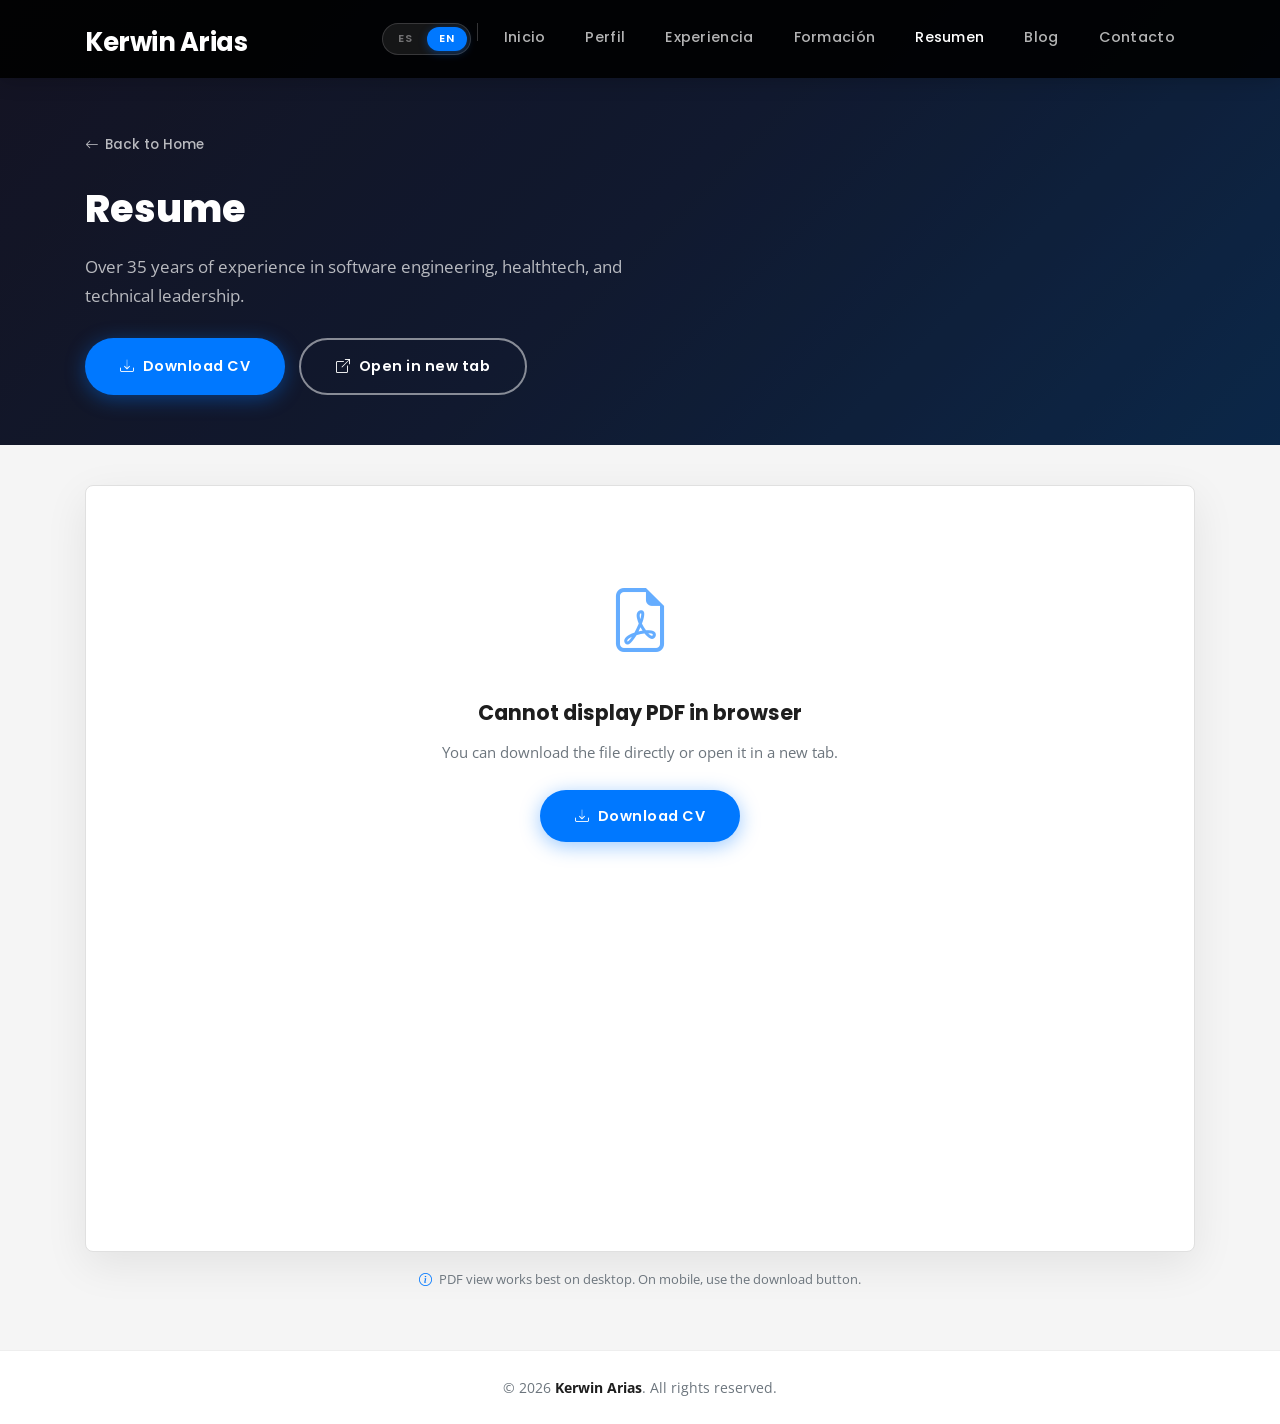
<file: resume.html>
<!DOCTYPE html>
<html lang="es">
<head>
  <meta charset="UTF-8">
  <meta name="viewport" content="width=device-width, initial-scale=1.0">
  <title>Resumen — Kerwin Arias</title>
  <meta name="description" content="Resumen curricular de Kerwin Arias — Senior Software Developer con +35 años de experiencia en healthtech.">

  <meta property="og:type" content="website">
  <meta property="og:title" content="Resumen — Kerwin Arias">
  <meta property="og:description" content="Resumen curricular de Kerwin Arias — Senior Software Developer con +35 años de experiencia en healthtech.">
  <meta property="og:locale" content="es_CL">

  <meta http-equiv="X-Content-Type-Options" content="nosniff">
  <meta name="referrer" content="strict-origin-when-cross-origin">

  <link rel="icon" type="image/svg+xml" href="data:image/svg+xml,<svg xmlns='http://www.w3.org/2000/svg' viewBox='0 0 100 100'><text y='.9em' font-size='90'>KA</text></svg>">
  <link rel="preconnect" href="https://fonts.googleapis.com">
  <link rel="preconnect" href="https://fonts.gstatic.com" crossorigin>
  <link href="https://fonts.googleapis.com/css2?family=Poppins:wght@300;400;500;600;700;800&family=Open+Sans:wght@300;400;500;600;700&display=swap" rel="stylesheet">
  <link rel="stylesheet" href="https://cdn.jsdelivr.net/npm/bootstrap-icons@1.11.3/font/bootstrap-icons.min.css">
  <link rel="stylesheet" href="css/style.css">
  <link rel="stylesheet" href="css/resume.css">
</head>
<body>

  <header id="header" class="fixed-top header-scrolled">
    <div class="header-container">
      <h1 class="logo"><a href="index.html">Kerwin Arias</a></h1>
      <nav id="navbar" class="navbar">
        <ul>
          <li class="nav-lang-item">
            <div class="lang-switch" id="langSwitch" role="radiogroup" aria-label="Language">
              <button class="lang-opt active" data-lang="es" id="langOptEs" aria-pressed="true">ES</button>
              <button class="lang-opt" data-lang="en" id="langOptEn" aria-pressed="false">EN</button>
            </div>
          </li>
          <li class="nav-separator"></li>
          <li><a class="nav-link" href="index.html#hero">Inicio</a></li>
          <li><a class="nav-link" href="index.html#about">Perfil</a></li>
          <li><a class="nav-link" href="index.html#experience">Experiencia</a></li>
          <li><a class="nav-link" href="index.html#education">Formación</a></li>
          <li><a class="nav-link active" href="resume.html">Resumen</a></li>
          <li><a class="nav-link" href="index.html#blog">Blog</a></li>
          <li><a class="nav-link" href="index.html#contact">Contacto</a></li>
        </ul>
        <button class="mobile-nav-toggle" aria-label="Toggle navigation"><i class="bi bi-list"></i></button>
      </nav>
    </div>
  </header>

  <main class="resume-main">

    <!-- Resume Hero -->
    <div class="resume-hero">
      <div class="resume-hero-overlay"></div>
      <div class="container resume-hero-content">
        <a href="index.html" class="resume-back-link"><i class="bi bi-arrow-left"></i> <span data-i18n="resume.back">Volver al Inicio</span></a>
        <h1 class="resume-page-title" data-i18n="resume.pageTitle">Resumen Curricular</h1>
        <p class="resume-page-subtitle" data-i18n="resume.pageSubtitle">Más de 35 años de experiencia en ingeniería de software, healthtech y liderazgo técnico.</p>
        <div class="resume-actions">
          <a href="assets/docs/CV-Kerwin-Arias-ES.pdf" class="btn-hero" id="resumeDownloadBtn" download><i class="bi bi-download"></i> <span data-i18n="resume.download">Descargar CV</span></a>
          <a href="assets/docs/CV-Kerwin-Arias-ES.pdf" class="btn-hero btn-hero-outline" id="resumeOpenBtn" target="_blank"><i class="bi bi-box-arrow-up-right"></i> <span data-i18n="resume.openTab">Abrir en nueva pestaña</span></a>
        </div>
      </div>
    </div>

    <!-- PDF Viewer -->
    <div class="container">
      <div class="resume-viewer-box">

        <!-- PDF embed (will show when PDF files are available) -->
        <div class="resume-pdf-container" id="resumePdfContainer">
          <object data="assets/docs/CV-Kerwin-Arias-ES.pdf" type="application/pdf" class="resume-pdf-object" id="resumePdfObject">
            <!-- Fallback if PDF can't be displayed -->
            <div class="resume-pdf-fallback" id="resumePdfFallback">
              <div class="resume-fallback-icon"><i class="bi bi-file-earmark-pdf"></i></div>
              <h3 data-i18n="resume.fallbackTitle">No se puede mostrar el PDF en el navegador</h3>
              <p data-i18n="resume.fallbackText">Puedes descargar el archivo directamente o abrirlo en una nueva pestaña.</p>
              <div class="resume-fallback-actions">
                <a href="assets/docs/CV-Kerwin-Arias-ES.pdf" class="btn-hero" download><i class="bi bi-download"></i> <span data-i18n="resume.download">Descargar CV</span></a>
              </div>
            </div>
          </object>
        </div>

        <p class="resume-tip" data-i18n="resume.tip"><i class="bi bi-info-circle"></i> La vista PDF funciona mejor en escritorio. En móvil, usa el botón de descarga.</p>

      </div>
    </div>

  </main>

  <footer class="footer">
    <div class="container">
      <p class="copyright">&copy; <span id="currentYear">2026</span> <strong>Kerwin Arias</strong>. <span data-i18n="footer.rights">Todos los derechos reservados.</span></p>
    </div>
  </footer>

  <a href="#" class="back-to-top" id="backToTop"><i class="bi bi-arrow-up-short"></i></a>

  <script src="js/i18n.js"></script>
  <script>
    document.addEventListener('DOMContentLoaded', () => {
      // Init i18n
      I18N.init();

      // Mobile nav
      const mobileToggle = document.querySelector('.mobile-nav-toggle');
      const navbarUl = document.querySelector('.navbar ul');
      if (mobileToggle) {
        mobileToggle.addEventListener('click', () => {
          navbarUl.classList.toggle('open');
          const icon = mobileToggle.querySelector('i');
          icon.classList.toggle('bi-list');
          icon.classList.toggle('bi-x');
        });
      }

      // Back to top
      const btt = document.getElementById('backToTop');
      window.addEventListener('scroll', () => {
        if (btt) btt.classList.toggle('visible', window.scrollY > 500);
      }, { passive: true });
      if (btt) {
        btt.addEventListener('click', (e) => {
          e.preventDefault();
          window.scrollTo({ top: 0, behavior: 'smooth' });
        });
      }

      // Year
      const yearEl = document.getElementById('currentYear');
      if (yearEl) yearEl.textContent = new Date().getFullYear();

      // Update CV links based on language
      function updateResumeLinks() {
        const lang = I18N.getLang();
        const docFile = lang === 'en' ? 'assets/docs/CV-Kerwin-Arias-EN.pdf' : 'assets/docs/CV-Kerwin-Arias-ES.pdf';
        const pdfFile = lang === 'en' ? 'assets/docs/CV-Kerwin-Arias-EN.pdf' : 'assets/docs/CV-Kerwin-Arias-ES.pdf';

        // Update download/open buttons
        const downloadBtn = document.getElementById('resumeDownloadBtn');
        const openBtn = document.getElementById('resumeOpenBtn');
        const pdfObject = document.getElementById('resumePdfObject');

        if (downloadBtn) downloadBtn.href = docFile;
        if (openBtn) openBtn.href = docFile;
        if (pdfObject) pdfObject.data = pdfFile;

        // Update fallback download links
        document.querySelectorAll('.resume-fallback-actions a').forEach(a => {
          a.href = docFile;
        });
      }

      updateResumeLinks();
      window.addEventListener('langChanged', updateResumeLinks);
    });
  </script>
</body>
</html>
</file>
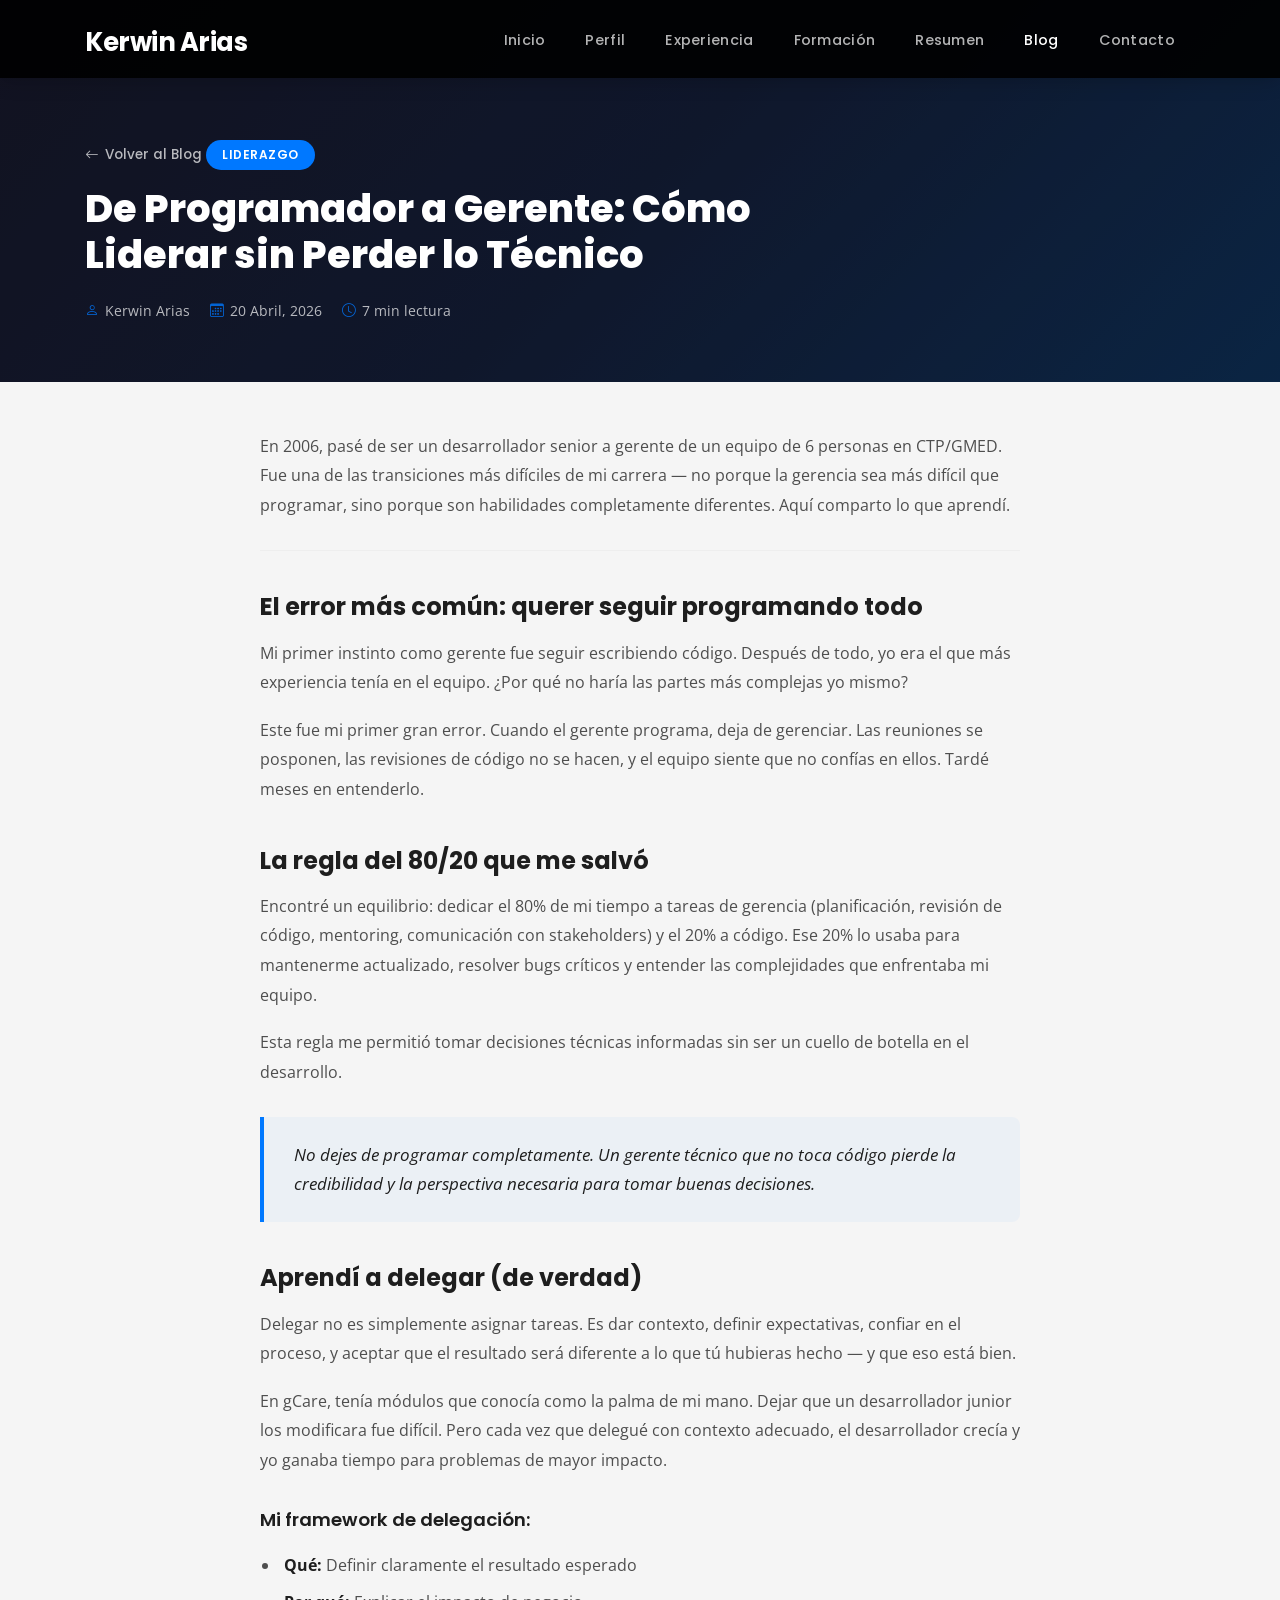
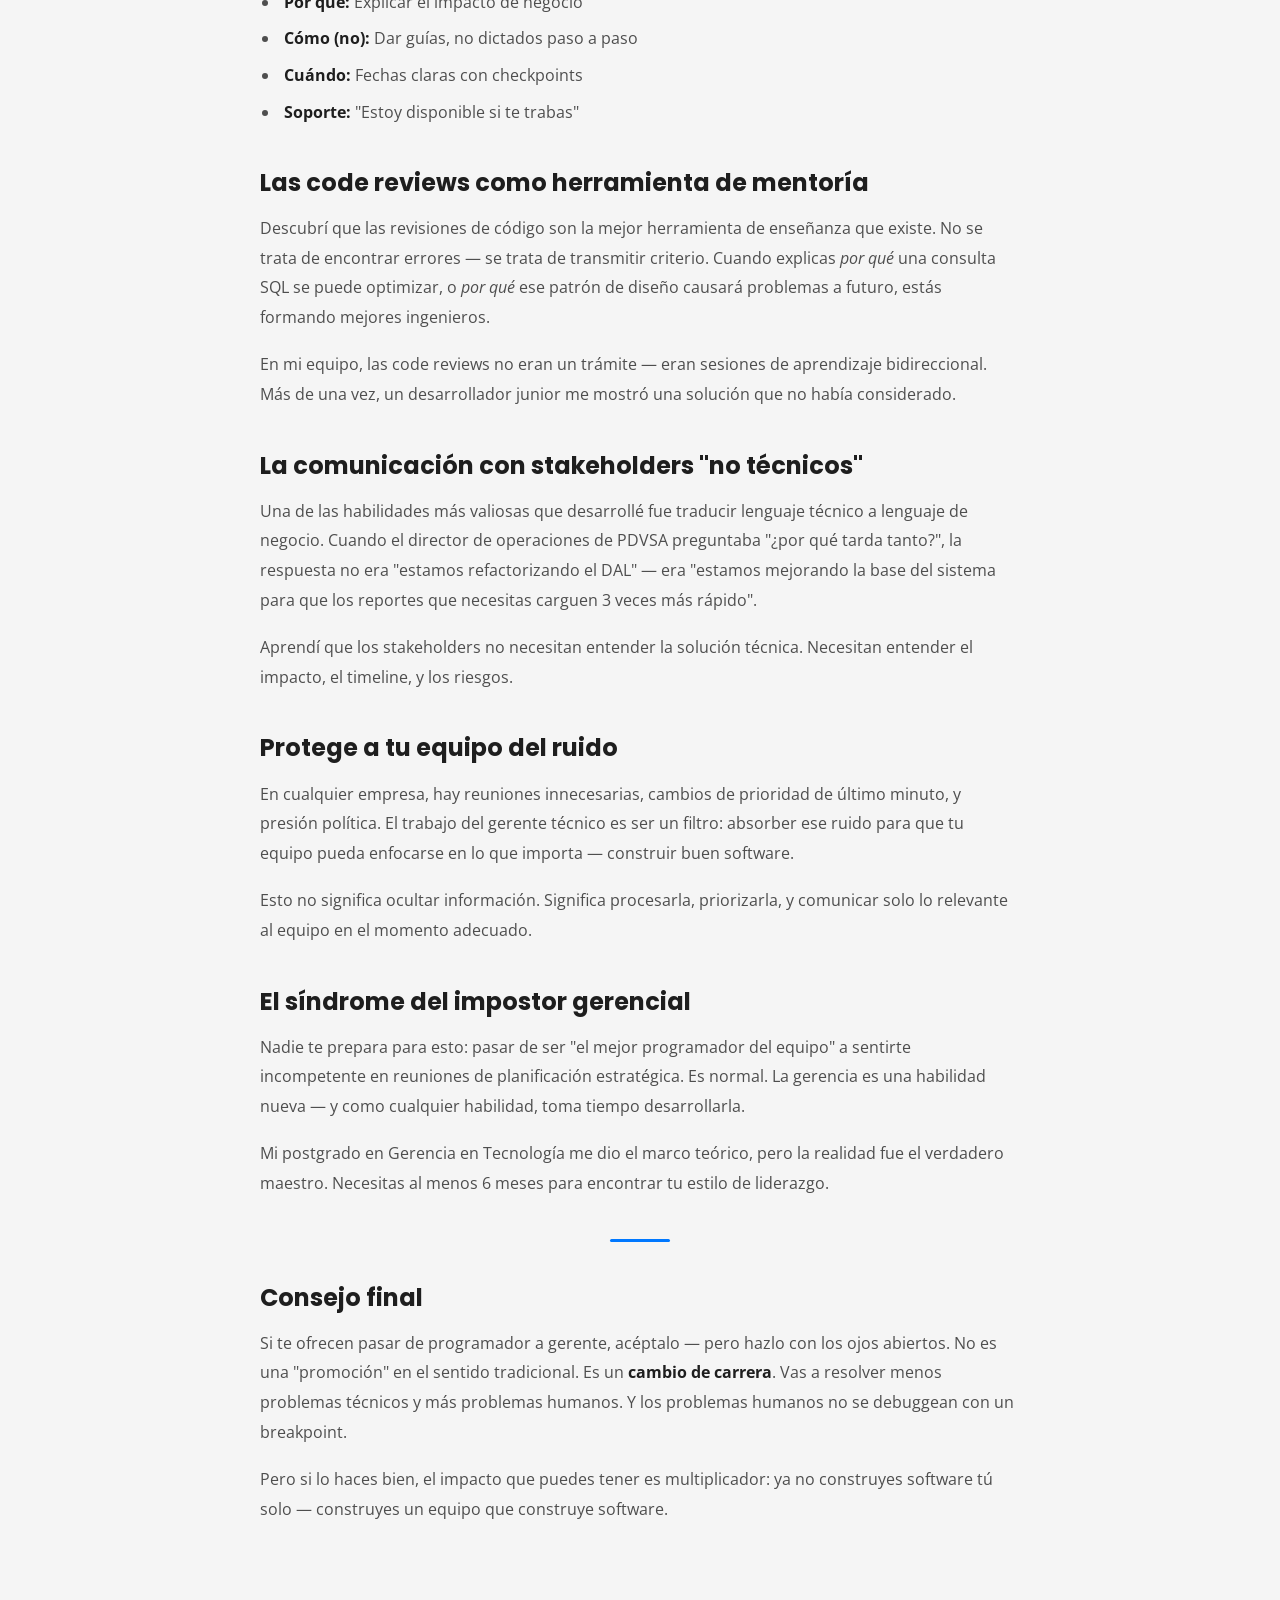
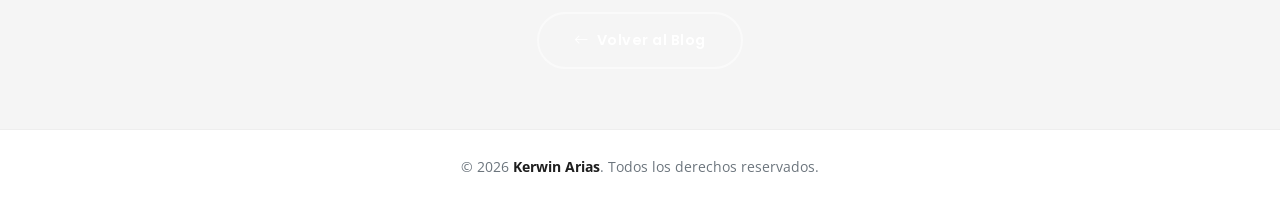
<file: blog/gerencia-proyectos-desarrollo.html>
<!DOCTYPE html>
<html lang="es">
<head>
  <meta charset="UTF-8">
  <meta name="viewport" content="width=device-width, initial-scale=1.0">
  <title>De Programador a Gerente: Cómo Liderar sin Perder lo Técnico — Kerwin Arias</title>
  <meta name="description" content="La transición de escribir código a dirigir equipos es un camino lleno de errores. Aquí comparto cómo lo navegué.">

  <meta property="og:type" content="article">
  <meta property="og:title" content="De Programador a Gerente: Cómo Liderar sin Perder lo Técnico">
  <meta property="og:description" content="La transición de escribir código a dirigir equipos es un camino lleno de errores. Aquí comparto cómo lo navegué.">
  <meta property="og:locale" content="es_CL">

  <meta http-equiv="X-Content-Type-Options" content="nosniff">
  <meta name="referrer" content="strict-origin-when-cross-origin">

  <link rel="icon" type="image/svg+xml" href="data:image/svg+xml,<svg xmlns='http://www.w3.org/2000/svg' viewBox='0 0 100 100'><text y='.9em' font-size='90'>KA</text></svg>">
  <link rel="preconnect" href="https://fonts.googleapis.com">
  <link rel="preconnect" href="https://fonts.gstatic.com" crossorigin>
  <link href="https://fonts.googleapis.com/css2?family=Poppins:wght@300;400;500;600;700;800&family=Open+Sans:wght@300;400;500;600;700&display=swap" rel="stylesheet">
  <link rel="stylesheet" href="https://cdn.jsdelivr.net/npm/bootstrap-icons@1.11.3/font/bootstrap-icons.min.css">
  <link rel="stylesheet" href="../css/style.css">
  <link rel="stylesheet" href="../css/blog-post.css">
</head>
<body>

  <header id="header" class="fixed-top header-scrolled">
    <div class="header-container">
      <h1 class="logo"><a href="../index.html">Kerwin Arias</a></h1>
      <nav id="navbar" class="navbar">
        <ul>
          <li><a class="nav-link" href="../index.html#hero">Inicio</a></li>
          <li><a class="nav-link" href="../index.html#about">Perfil</a></li>
          <li><a class="nav-link" href="../index.html#experience">Experiencia</a></li>
          <li><a class="nav-link" href="../index.html#education">Formación</a></li>
          <li><a class="nav-link" href="../resume.html">Resumen</a></li>
          <li><a class="nav-link active" href="../index.html#blog">Blog</a></li>
          <li><a class="nav-link" href="../index.html#contact">Contacto</a></li>
        </ul>
        <button class="mobile-nav-toggle" aria-label="Toggle navigation"><i class="bi bi-list"></i></button>
      </nav>
    </div>
  </header>

  <main class="blog-post-main">
    <article class="blog-post-article">

      <div class="blog-post-hero">
        <div class="blog-post-hero-overlay"></div>
        <div class="container blog-post-hero-content">
          <a href="../index.html#blog" class="blog-back-link"><i class="bi bi-arrow-left"></i> Volver al Blog</a>
          <span class="blog-post-tag">Liderazgo</span>
          <h1 class="blog-post-title">De Programador a Gerente: Cómo Liderar sin Perder lo Técnico</h1>
          <div class="blog-post-meta">
            <span><i class="bi bi-person"></i> Kerwin Arias</span>
            <span><i class="bi bi-calendar3"></i> 20 Abril, 2026</span>
            <span><i class="bi bi-clock"></i> 7 min lectura</span>
          </div>
        </div>
      </div>

      <div class="container">
        <div class="blog-post-content">

          <p class="blog-post-lead">En 2006, pasé de ser un desarrollador senior a gerente de un equipo de 6 personas en CTP/GMED. Fue una de las transiciones más difíciles de mi carrera — no porque la gerencia sea más difícil que programar, sino porque son habilidades completamente diferentes. Aquí comparto lo que aprendí.</p>

          <h2>El error más común: querer seguir programando todo</h2>
          <p>Mi primer instinto como gerente fue seguir escribiendo código. Después de todo, yo era el que más experiencia tenía en el equipo. ¿Por qué no haría las partes más complejas yo mismo?</p>
          <p>Este fue mi primer gran error. Cuando el gerente programa, deja de gerenciar. Las reuniones se posponen, las revisiones de código no se hacen, y el equipo siente que no confías en ellos. Tardé meses en entenderlo.</p>

          <h2>La regla del 80/20 que me salvó</h2>
          <p>Encontré un equilibrio: dedicar el 80% de mi tiempo a tareas de gerencia (planificación, revisión de código, mentoring, comunicación con stakeholders) y el 20% a código. Ese 20% lo usaba para mantenerme actualizado, resolver bugs críticos y entender las complejidades que enfrentaba mi equipo.</p>
          <p>Esta regla me permitió tomar decisiones técnicas informadas sin ser un cuello de botella en el desarrollo.</p>

          <blockquote>
            No dejes de programar completamente. Un gerente técnico que no toca código pierde la credibilidad y la perspectiva necesaria para tomar buenas decisiones.
          </blockquote>

          <h2>Aprendí a delegar (de verdad)</h2>
          <p>Delegar no es simplemente asignar tareas. Es dar contexto, definir expectativas, confiar en el proceso, y aceptar que el resultado será diferente a lo que tú hubieras hecho — y que eso está bien.</p>
          <p>En gCare, tenía módulos que conocía como la palma de mi mano. Dejar que un desarrollador junior los modificara fue difícil. Pero cada vez que delegué con contexto adecuado, el desarrollador crecía y yo ganaba tiempo para problemas de mayor impacto.</p>

          <h3>Mi framework de delegación:</h3>
          <ul>
            <li><strong>Qué:</strong> Definir claramente el resultado esperado</li>
            <li><strong>Por qué:</strong> Explicar el impacto de negocio</li>
            <li><strong>Cómo (no):</strong> Dar guías, no dictados paso a paso</li>
            <li><strong>Cuándo:</strong> Fechas claras con checkpoints</li>
            <li><strong>Soporte:</strong> "Estoy disponible si te trabas"</li>
          </ul>

          <h2>Las code reviews como herramienta de mentoría</h2>
          <p>Descubrí que las revisiones de código son la mejor herramienta de enseñanza que existe. No se trata de encontrar errores — se trata de transmitir criterio. Cuando explicas <em>por qué</em> una consulta SQL se puede optimizar, o <em>por qué</em> ese patrón de diseño causará problemas a futuro, estás formando mejores ingenieros.</p>
          <p>En mi equipo, las code reviews no eran un trámite — eran sesiones de aprendizaje bidireccional. Más de una vez, un desarrollador junior me mostró una solución que no había considerado.</p>

          <h2>La comunicación con stakeholders "no técnicos"</h2>
          <p>Una de las habilidades más valiosas que desarrollé fue traducir lenguaje técnico a lenguaje de negocio. Cuando el director de operaciones de PDVSA preguntaba "¿por qué tarda tanto?", la respuesta no era "estamos refactorizando el DAL" — era "estamos mejorando la base del sistema para que los reportes que necesitas carguen 3 veces más rápido".</p>
          <p>Aprendí que los stakeholders no necesitan entender la solución técnica. Necesitan entender el impacto, el timeline, y los riesgos.</p>

          <h2>Protege a tu equipo del ruido</h2>
          <p>En cualquier empresa, hay reuniones innecesarias, cambios de prioridad de último minuto, y presión política. El trabajo del gerente técnico es ser un filtro: absorber ese ruido para que tu equipo pueda enfocarse en lo que importa — construir buen software.</p>
          <p>Esto no significa ocultar información. Significa procesarla, priorizarla, y comunicar solo lo relevante al equipo en el momento adecuado.</p>

          <h2>El síndrome del impostor gerencial</h2>
          <p>Nadie te prepara para esto: pasar de ser "el mejor programador del equipo" a sentirte incompetente en reuniones de planificación estratégica. Es normal. La gerencia es una habilidad nueva — y como cualquier habilidad, toma tiempo desarrollarla.</p>
          <p>Mi postgrado en Gerencia en Tecnología me dio el marco teórico, pero la realidad fue el verdadero maestro. Necesitas al menos 6 meses para encontrar tu estilo de liderazgo.</p>

          <div class="blog-post-divider"></div>

          <h2>Consejo final</h2>
          <p>Si te ofrecen pasar de programador a gerente, acéptalo — pero hazlo con los ojos abiertos. No es una "promoción" en el sentido tradicional. Es un <strong>cambio de carrera</strong>. Vas a resolver menos problemas técnicos y más problemas humanos. Y los problemas humanos no se debuggean con un breakpoint.</p>
          <p>Pero si lo haces bien, el impacto que puedes tener es multiplicador: ya no construyes software tú solo — construyes un equipo que construye software.</p>

        </div>
      </div>

    </article>

    <div class="container">
      <div class="blog-post-nav">
        <a href="../index.html#blog" class="btn-hero btn-hero-outline"><i class="bi bi-arrow-left"></i> Volver al Blog</a>
      </div>
    </div>
  </main>

  <footer class="footer">
    <div class="container">
      <p class="copyright">&copy; <span id="currentYear">2026</span> <strong>Kerwin Arias</strong>. Todos los derechos reservados.</p>
    </div>
  </footer>

  <a href="#" class="back-to-top" id="backToTop"><i class="bi bi-arrow-up-short"></i></a>

  <script>
    document.addEventListener('DOMContentLoaded', () => {
      const mobileToggle = document.querySelector('.mobile-nav-toggle');
      const navbarUl = document.querySelector('.navbar ul');
      if (mobileToggle) {
        mobileToggle.addEventListener('click', () => {
          navbarUl.classList.toggle('open');
          const icon = mobileToggle.querySelector('i');
          icon.classList.toggle('bi-list');
          icon.classList.toggle('bi-x');
        });
      }
      const btt = document.getElementById('backToTop');
      window.addEventListener('scroll', () => {
        if (btt) btt.classList.toggle('visible', window.scrollY > 500);
      }, { passive: true });
      if (btt) {
        btt.addEventListener('click', (e) => {
          e.preventDefault();
          window.scrollTo({ top: 0, behavior: 'smooth' });
        });
      }
      const yearEl = document.getElementById('currentYear');
      if (yearEl) yearEl.textContent = new Date().getFullYear();
    });
  </script>
</body>
</html>
</file>
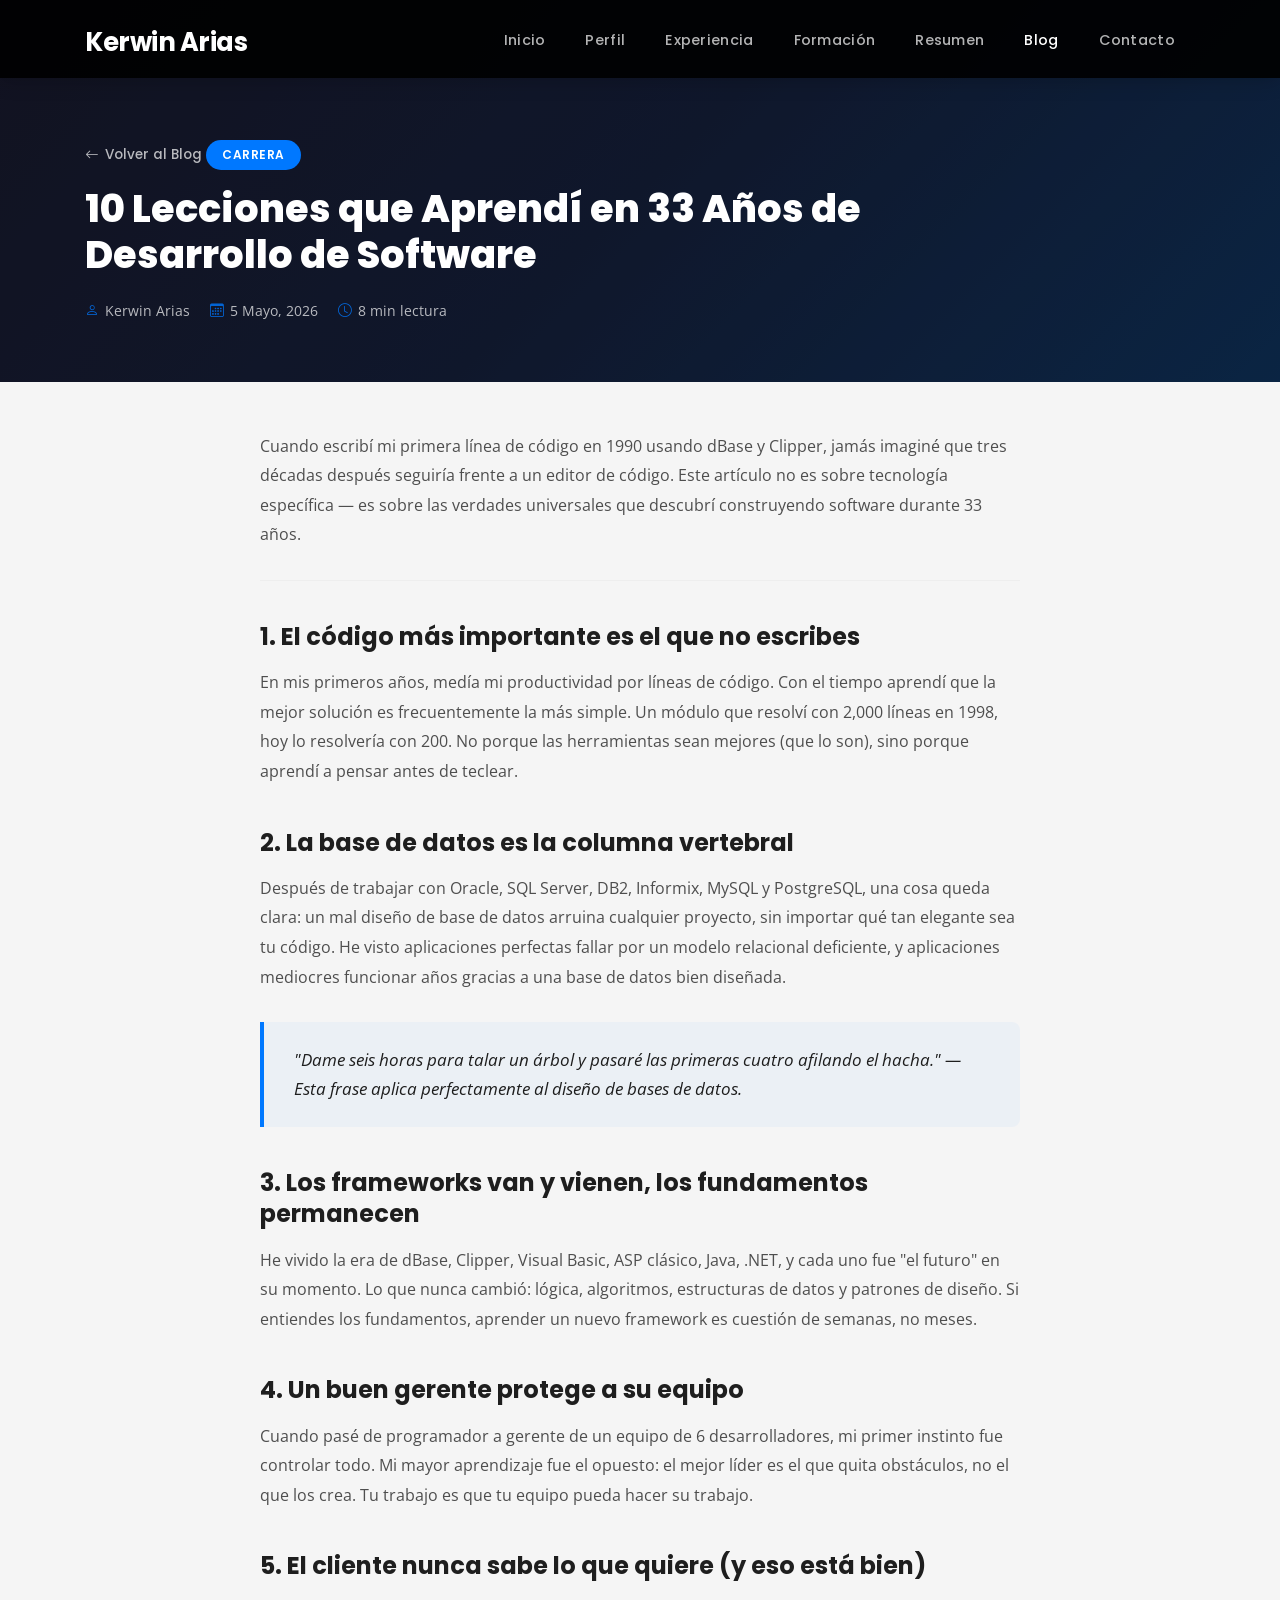
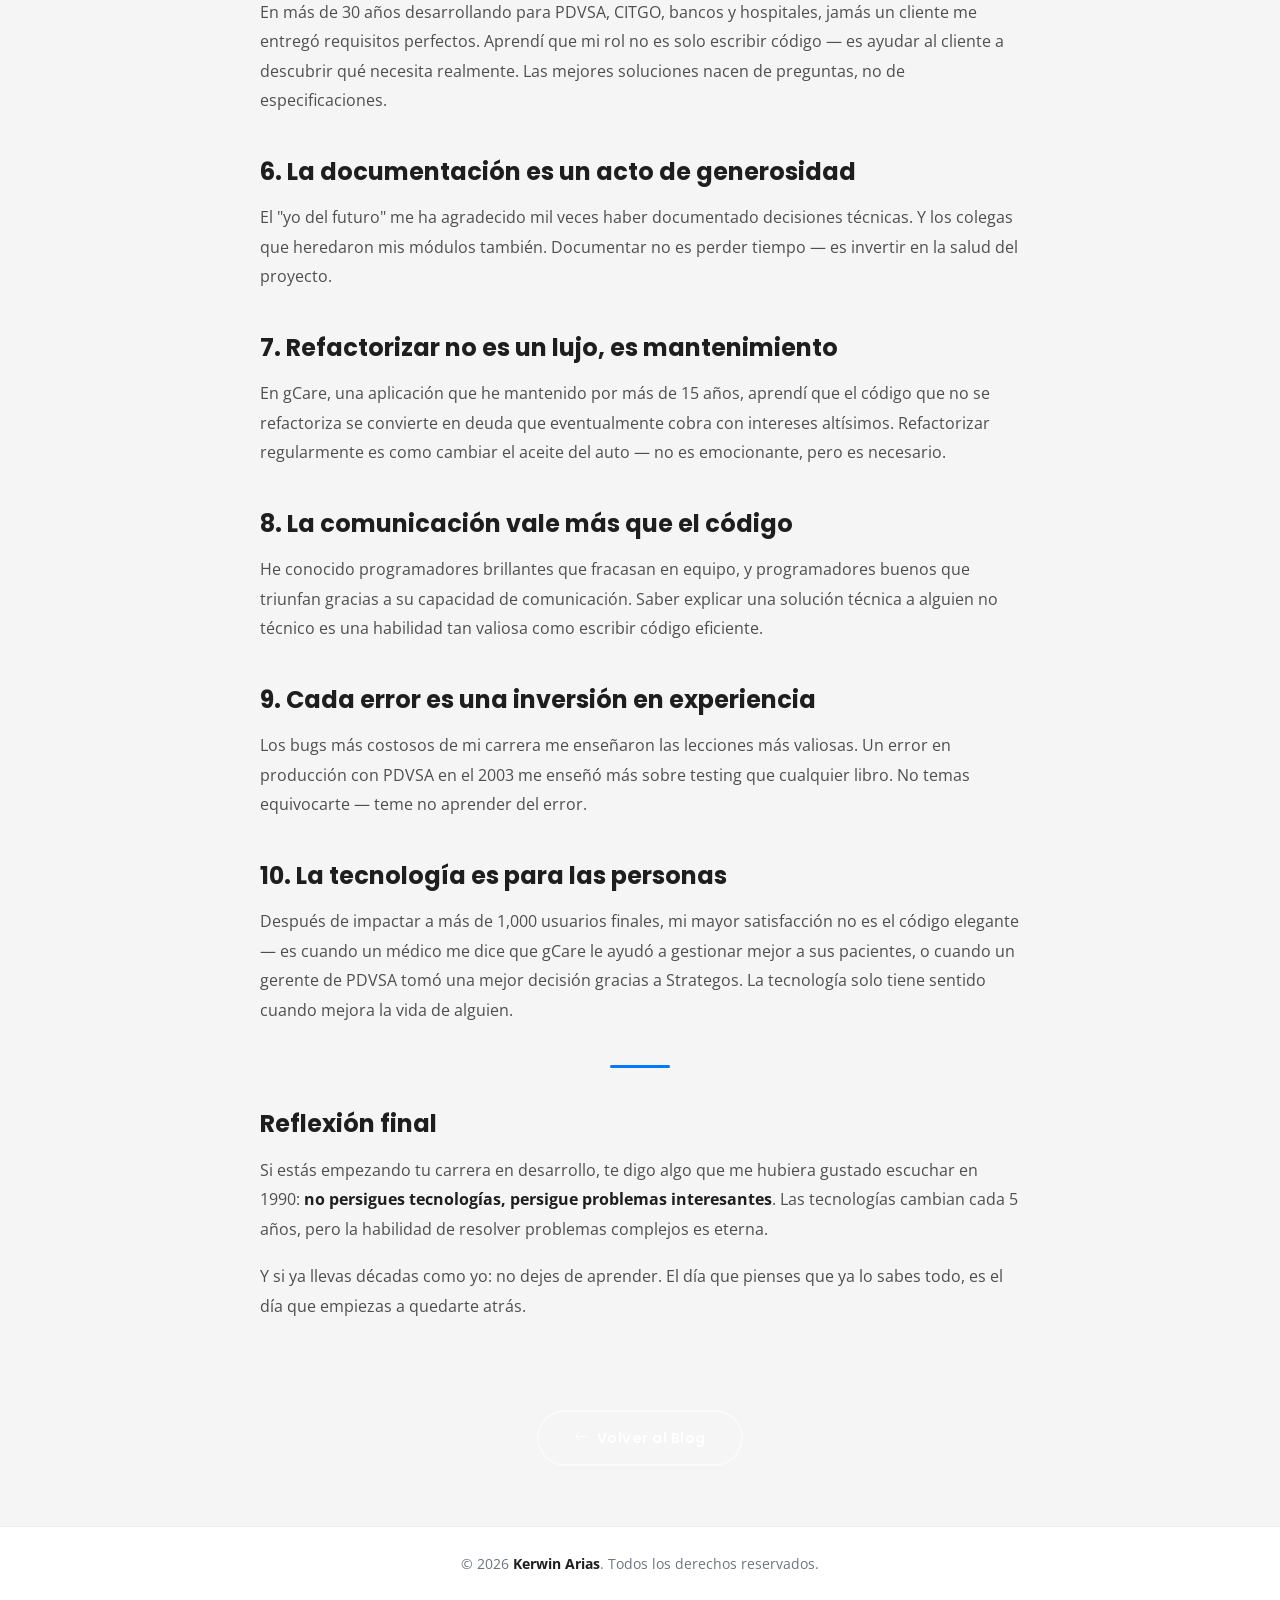
<file: blog/lecciones-33-anos-desarrollo.html>
<!DOCTYPE html>
<html lang="es">
<head>
  <meta charset="UTF-8">
  <meta name="viewport" content="width=device-width, initial-scale=1.0">
  <title>10 Lecciones que Aprendí en 33 Años de Desarrollo de Software — Kerwin Arias</title>
  <meta name="description" content="De dBase a .NET, de waterfalls a agile — las verdades que solo el tiempo te enseña en esta industria.">

  <meta property="og:type" content="article">
  <meta property="og:title" content="10 Lecciones que Aprendí en 33 Años de Desarrollo de Software">
  <meta property="og:description" content="De dBase a .NET, de waterfalls a agile — las verdades que solo el tiempo te enseña en esta industria.">
  <meta property="og:locale" content="es_CL">

  <meta http-equiv="X-Content-Type-Options" content="nosniff">
  <meta name="referrer" content="strict-origin-when-cross-origin">

  <link rel="icon" type="image/svg+xml" href="data:image/svg+xml,<svg xmlns='http://www.w3.org/2000/svg' viewBox='0 0 100 100'><text y='.9em' font-size='90'>KA</text></svg>">
  <link rel="preconnect" href="https://fonts.googleapis.com">
  <link rel="preconnect" href="https://fonts.gstatic.com" crossorigin>
  <link href="https://fonts.googleapis.com/css2?family=Poppins:wght@300;400;500;600;700;800&family=Open+Sans:wght@300;400;500;600;700&display=swap" rel="stylesheet">
  <link rel="stylesheet" href="https://cdn.jsdelivr.net/npm/bootstrap-icons@1.11.3/font/bootstrap-icons.min.css">
  <link rel="stylesheet" href="../css/style.css">
  <link rel="stylesheet" href="../css/blog-post.css">
</head>
<body>

  <header id="header" class="fixed-top header-scrolled">
    <div class="header-container">
      <h1 class="logo"><a href="../index.html">Kerwin Arias</a></h1>
      <nav id="navbar" class="navbar">
        <ul>
          <li><a class="nav-link" href="../index.html#hero">Inicio</a></li>
          <li><a class="nav-link" href="../index.html#about">Perfil</a></li>
          <li><a class="nav-link" href="../index.html#experience">Experiencia</a></li>
          <li><a class="nav-link" href="../index.html#education">Formación</a></li>
          <li><a class="nav-link" href="../resume.html">Resumen</a></li>
          <li><a class="nav-link active" href="../index.html#blog">Blog</a></li>
          <li><a class="nav-link" href="../index.html#contact">Contacto</a></li>
        </ul>
        <button class="mobile-nav-toggle" aria-label="Toggle navigation"><i class="bi bi-list"></i></button>
      </nav>
    </div>
  </header>

  <main class="blog-post-main">
    <article class="blog-post-article">

      <div class="blog-post-hero">
        <div class="blog-post-hero-overlay"></div>
        <div class="container blog-post-hero-content">
          <a href="../index.html#blog" class="blog-back-link"><i class="bi bi-arrow-left"></i> Volver al Blog</a>
          <span class="blog-post-tag">Carrera</span>
          <h1 class="blog-post-title">10 Lecciones que Aprendí en 33 Años de Desarrollo de Software</h1>
          <div class="blog-post-meta">
            <span><i class="bi bi-person"></i> Kerwin Arias</span>
            <span><i class="bi bi-calendar3"></i> 5 Mayo, 2026</span>
            <span><i class="bi bi-clock"></i> 8 min lectura</span>
          </div>
        </div>
      </div>

      <div class="container">
        <div class="blog-post-content">

          <p class="blog-post-lead">Cuando escribí mi primera línea de código en 1990 usando dBase y Clipper, jamás imaginé que tres décadas después seguiría frente a un editor de código. Este artículo no es sobre tecnología específica — es sobre las verdades universales que descubrí construyendo software durante 33 años.</p>

          <h2>1. El código más importante es el que no escribes</h2>
          <p>En mis primeros años, medía mi productividad por líneas de código. Con el tiempo aprendí que la mejor solución es frecuentemente la más simple. Un módulo que resolví con 2,000 líneas en 1998, hoy lo resolvería con 200. No porque las herramientas sean mejores (que lo son), sino porque aprendí a pensar antes de teclear.</p>

          <h2>2. La base de datos es la columna vertebral</h2>
          <p>Después de trabajar con Oracle, SQL Server, DB2, Informix, MySQL y PostgreSQL, una cosa queda clara: un mal diseño de base de datos arruina cualquier proyecto, sin importar qué tan elegante sea tu código. He visto aplicaciones perfectas fallar por un modelo relacional deficiente, y aplicaciones mediocres funcionar años gracias a una base de datos bien diseñada.</p>

          <blockquote>
            "Dame seis horas para talar un árbol y pasaré las primeras cuatro afilando el hacha." — Esta frase aplica perfectamente al diseño de bases de datos.
          </blockquote>

          <h2>3. Los frameworks van y vienen, los fundamentos permanecen</h2>
          <p>He vivido la era de dBase, Clipper, Visual Basic, ASP clásico, Java, .NET, y cada uno fue "el futuro" en su momento. Lo que nunca cambió: lógica, algoritmos, estructuras de datos y patrones de diseño. Si entiendes los fundamentos, aprender un nuevo framework es cuestión de semanas, no meses.</p>

          <h2>4. Un buen gerente protege a su equipo</h2>
          <p>Cuando pasé de programador a gerente de un equipo de 6 desarrolladores, mi primer instinto fue controlar todo. Mi mayor aprendizaje fue el opuesto: el mejor líder es el que quita obstáculos, no el que los crea. Tu trabajo es que tu equipo pueda hacer su trabajo.</p>

          <h2>5. El cliente nunca sabe lo que quiere (y eso está bien)</h2>
          <p>En más de 30 años desarrollando para PDVSA, CITGO, bancos y hospitales, jamás un cliente me entregó requisitos perfectos. Aprendí que mi rol no es solo escribir código — es ayudar al cliente a descubrir qué necesita realmente. Las mejores soluciones nacen de preguntas, no de especificaciones.</p>

          <h2>6. La documentación es un acto de generosidad</h2>
          <p>El "yo del futuro" me ha agradecido mil veces haber documentado decisiones técnicas. Y los colegas que heredaron mis módulos también. Documentar no es perder tiempo — es invertir en la salud del proyecto.</p>

          <h2>7. Refactorizar no es un lujo, es mantenimiento</h2>
          <p>En gCare, una aplicación que he mantenido por más de 15 años, aprendí que el código que no se refactoriza se convierte en deuda que eventualmente cobra con intereses altísimos. Refactorizar regularmente es como cambiar el aceite del auto — no es emocionante, pero es necesario.</p>

          <h2>8. La comunicación vale más que el código</h2>
          <p>He conocido programadores brillantes que fracasan en equipo, y programadores buenos que triunfan gracias a su capacidad de comunicación. Saber explicar una solución técnica a alguien no técnico es una habilidad tan valiosa como escribir código eficiente.</p>

          <h2>9. Cada error es una inversión en experiencia</h2>
          <p>Los bugs más costosos de mi carrera me enseñaron las lecciones más valiosas. Un error en producción con PDVSA en el 2003 me enseñó más sobre testing que cualquier libro. No temas equivocarte — teme no aprender del error.</p>

          <h2>10. La tecnología es para las personas</h2>
          <p>Después de impactar a más de 1,000 usuarios finales, mi mayor satisfacción no es el código elegante — es cuando un médico me dice que gCare le ayudó a gestionar mejor a sus pacientes, o cuando un gerente de PDVSA tomó una mejor decisión gracias a Strategos. La tecnología solo tiene sentido cuando mejora la vida de alguien.</p>

          <div class="blog-post-divider"></div>

          <h2>Reflexión final</h2>
          <p>Si estás empezando tu carrera en desarrollo, te digo algo que me hubiera gustado escuchar en 1990: <strong>no persigues tecnologías, persigue problemas interesantes</strong>. Las tecnologías cambian cada 5 años, pero la habilidad de resolver problemas complejos es eterna.</p>
          <p>Y si ya llevas décadas como yo: no dejes de aprender. El día que pienses que ya lo sabes todo, es el día que empiezas a quedarte atrás.</p>

        </div>
      </div>

    </article>

    <div class="container">
      <div class="blog-post-nav">
        <a href="../index.html#blog" class="btn-hero btn-hero-outline"><i class="bi bi-arrow-left"></i> Volver al Blog</a>
      </div>
    </div>
  </main>

  <footer class="footer">
    <div class="container">
      <p class="copyright">&copy; <span id="currentYear">2026</span> <strong>Kerwin Arias</strong>. Todos los derechos reservados.</p>
    </div>
  </footer>

  <a href="#" class="back-to-top" id="backToTop"><i class="bi bi-arrow-up-short"></i></a>

  <script>
    // Minimal JS for blog posts
    document.addEventListener('DOMContentLoaded', () => {
      // Header scroll (always scrolled on blog posts)
      // Mobile nav
      const mobileToggle = document.querySelector('.mobile-nav-toggle');
      const navbarUl = document.querySelector('.navbar ul');
      if (mobileToggle) {
        mobileToggle.addEventListener('click', () => {
          navbarUl.classList.toggle('open');
          const icon = mobileToggle.querySelector('i');
          icon.classList.toggle('bi-list');
          icon.classList.toggle('bi-x');
        });
      }
      // Back to top
      const btt = document.getElementById('backToTop');
      window.addEventListener('scroll', () => {
        if (btt) btt.classList.toggle('visible', window.scrollY > 500);
      }, { passive: true });
      if (btt) {
        btt.addEventListener('click', (e) => {
          e.preventDefault();
          window.scrollTo({ top: 0, behavior: 'smooth' });
        });
      }
      // Year
      const yearEl = document.getElementById('currentYear');
      if (yearEl) yearEl.textContent = new Date().getFullYear();
    });
  </script>
</body>
</html>
</file>
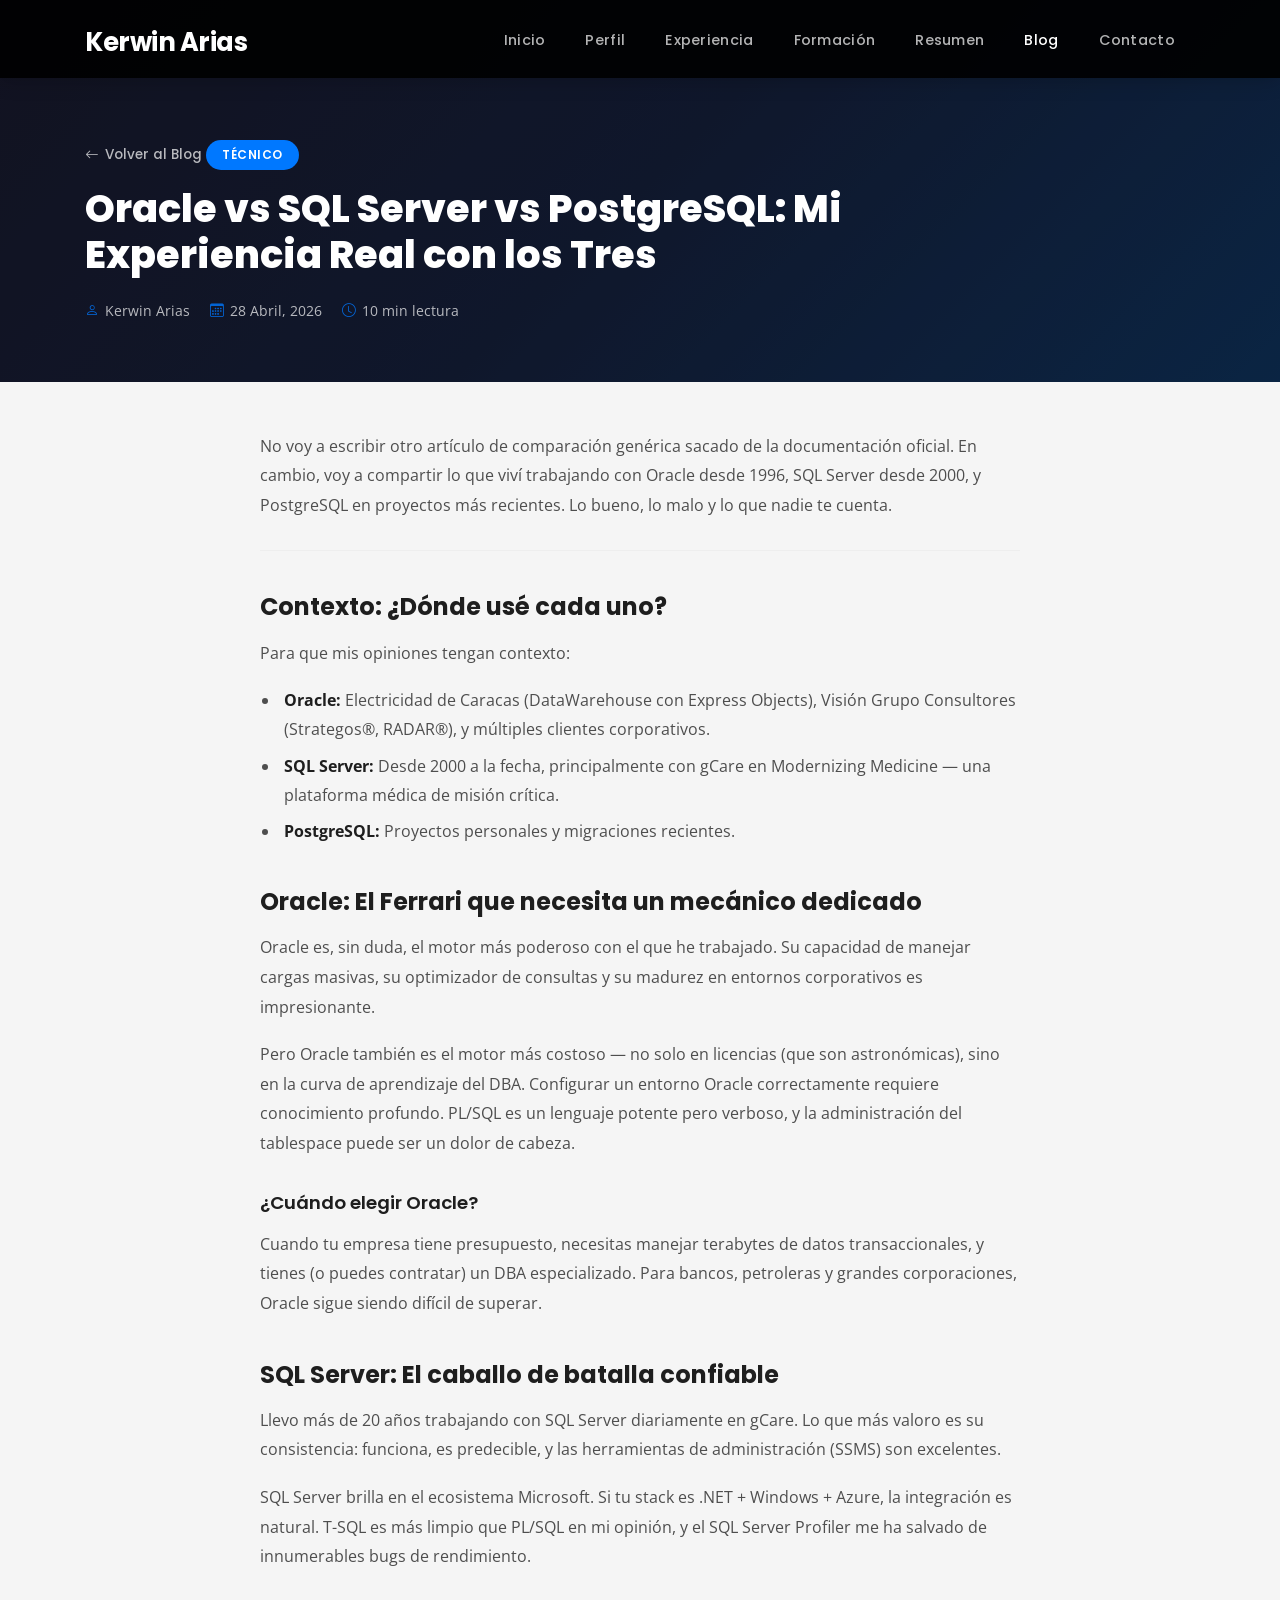
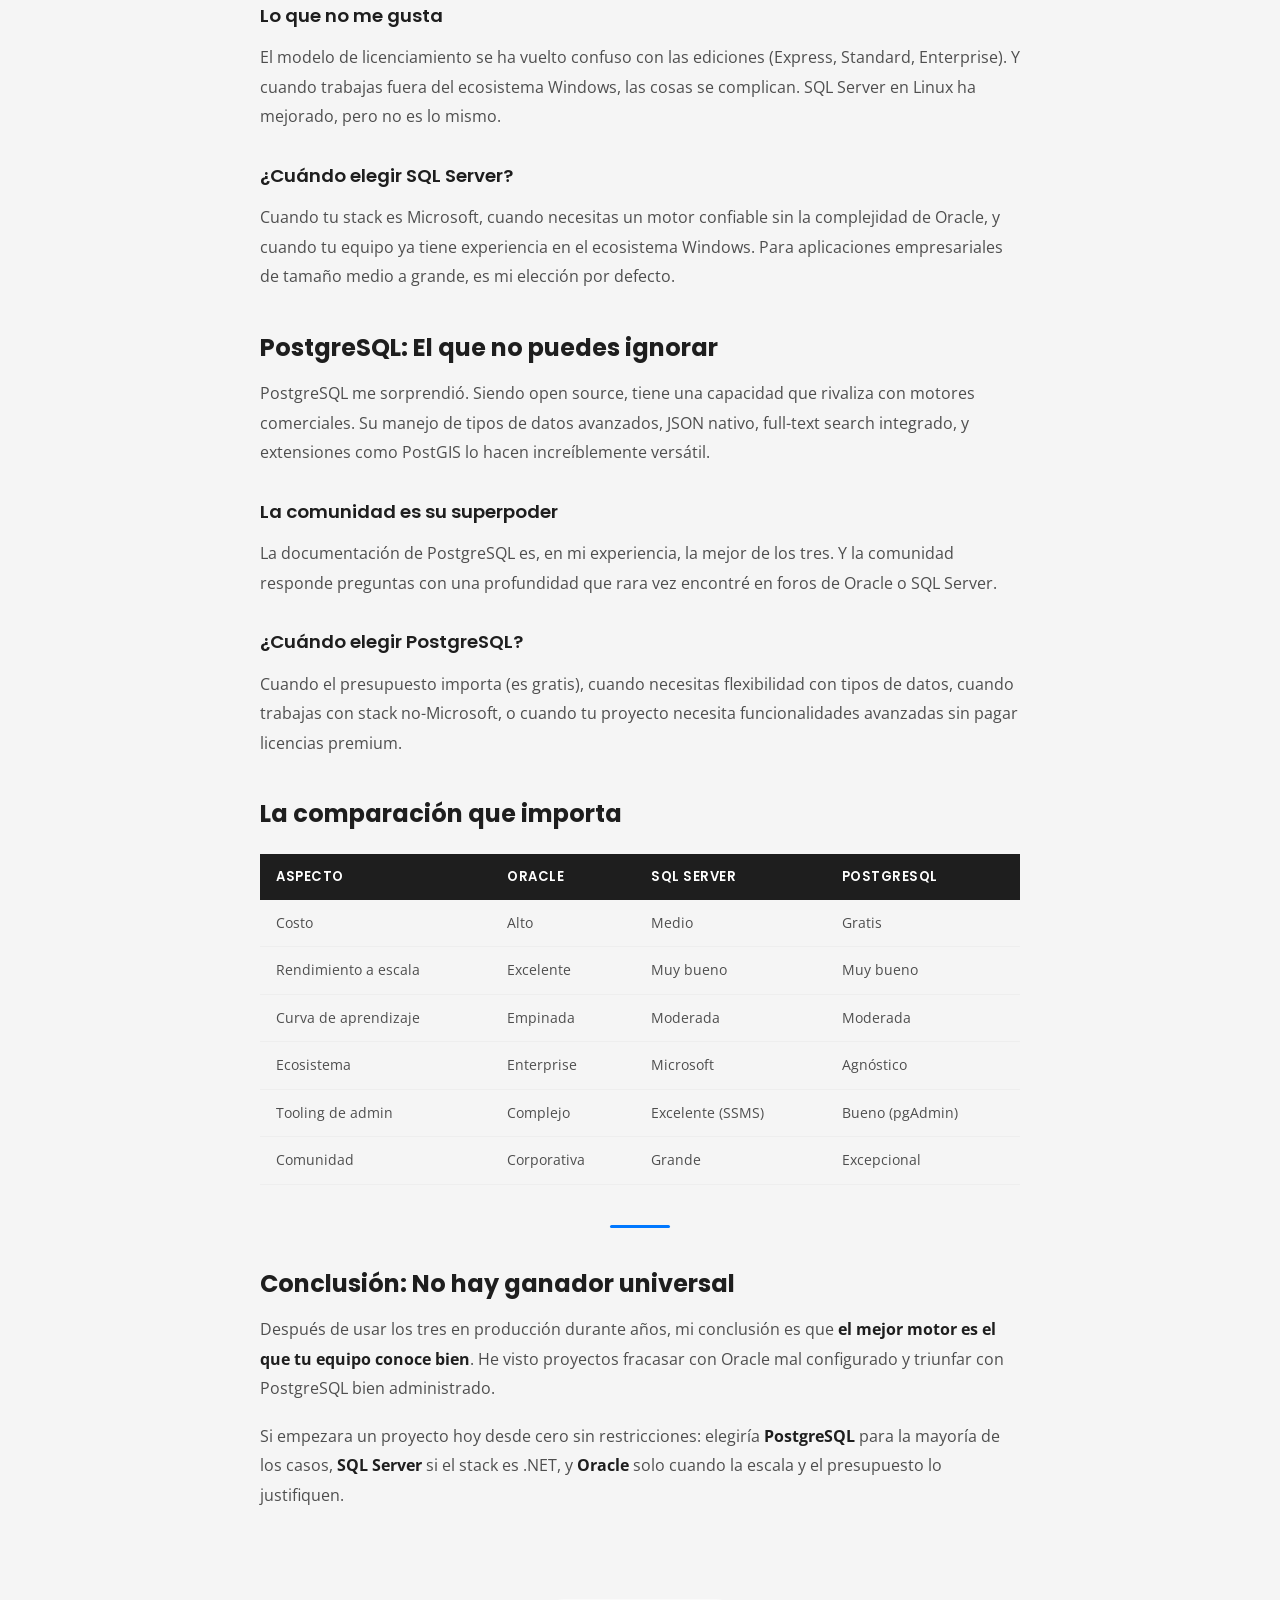
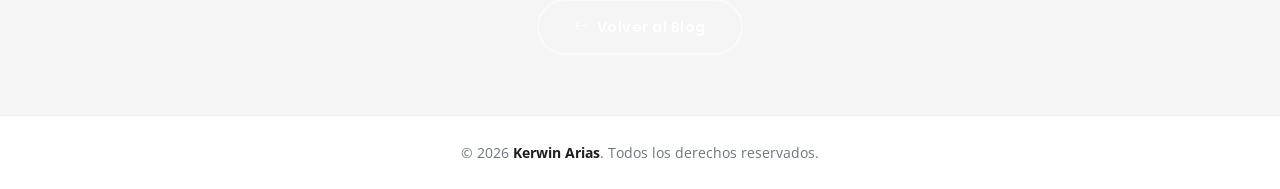
<file: blog/oracle-vs-sqlserver-vs-postgresql.html>
<!DOCTYPE html>
<html lang="es">
<head>
  <meta charset="UTF-8">
  <meta name="viewport" content="width=device-width, initial-scale=1.0">
  <title>Oracle vs SQL Server vs PostgreSQL — Kerwin Arias</title>
  <meta name="description" content="Después de trabajar profesionalmente con estos tres motores, comparto en qué destaca cada uno y cuándo elegir cada opción.">

  <meta property="og:type" content="article">
  <meta property="og:title" content="Oracle vs SQL Server vs PostgreSQL: Mi Experiencia Real con los Tres">
  <meta property="og:description" content="Después de trabajar profesionalmente con estos tres motores, comparto en qué destaca cada uno y cuándo elegir cada opción.">
  <meta property="og:locale" content="es_CL">

  <meta http-equiv="X-Content-Type-Options" content="nosniff">
  <meta name="referrer" content="strict-origin-when-cross-origin">

  <link rel="icon" type="image/svg+xml" href="data:image/svg+xml,<svg xmlns='http://www.w3.org/2000/svg' viewBox='0 0 100 100'><text y='.9em' font-size='90'>KA</text></svg>">
  <link rel="preconnect" href="https://fonts.googleapis.com">
  <link rel="preconnect" href="https://fonts.gstatic.com" crossorigin>
  <link href="https://fonts.googleapis.com/css2?family=Poppins:wght@300;400;500;600;700;800&family=Open+Sans:wght@300;400;500;600;700&display=swap" rel="stylesheet">
  <link rel="stylesheet" href="https://cdn.jsdelivr.net/npm/bootstrap-icons@1.11.3/font/bootstrap-icons.min.css">
  <link rel="stylesheet" href="../css/style.css">
  <link rel="stylesheet" href="../css/blog-post.css">
</head>
<body>

  <header id="header" class="fixed-top header-scrolled">
    <div class="header-container">
      <h1 class="logo"><a href="../index.html">Kerwin Arias</a></h1>
      <nav id="navbar" class="navbar">
        <ul>
          <li><a class="nav-link" href="../index.html#hero">Inicio</a></li>
          <li><a class="nav-link" href="../index.html#about">Perfil</a></li>
          <li><a class="nav-link" href="../index.html#experience">Experiencia</a></li>
          <li><a class="nav-link" href="../index.html#education">Formación</a></li>
          <li><a class="nav-link" href="../resume.html">Resumen</a></li>
          <li><a class="nav-link active" href="../index.html#blog">Blog</a></li>
          <li><a class="nav-link" href="../index.html#contact">Contacto</a></li>
        </ul>
        <button class="mobile-nav-toggle" aria-label="Toggle navigation"><i class="bi bi-list"></i></button>
      </nav>
    </div>
  </header>

  <main class="blog-post-main">
    <article class="blog-post-article">

      <div class="blog-post-hero">
        <div class="blog-post-hero-overlay"></div>
        <div class="container blog-post-hero-content">
          <a href="../index.html#blog" class="blog-back-link"><i class="bi bi-arrow-left"></i> Volver al Blog</a>
          <span class="blog-post-tag">Técnico</span>
          <h1 class="blog-post-title">Oracle vs SQL Server vs PostgreSQL: Mi Experiencia Real con los Tres</h1>
          <div class="blog-post-meta">
            <span><i class="bi bi-person"></i> Kerwin Arias</span>
            <span><i class="bi bi-calendar3"></i> 28 Abril, 2026</span>
            <span><i class="bi bi-clock"></i> 10 min lectura</span>
          </div>
        </div>
      </div>

      <div class="container">
        <div class="blog-post-content">

          <p class="blog-post-lead">No voy a escribir otro artículo de comparación genérica sacado de la documentación oficial. En cambio, voy a compartir lo que viví trabajando con Oracle desde 1996, SQL Server desde 2000, y PostgreSQL en proyectos más recientes. Lo bueno, lo malo y lo que nadie te cuenta.</p>

          <h2>Contexto: ¿Dónde usé cada uno?</h2>
          <p>Para que mis opiniones tengan contexto:</p>
          <ul>
            <li><strong>Oracle:</strong> Electricidad de Caracas (DataWarehouse con Express Objects), Visión Grupo Consultores (Strategos®, RADAR®), y múltiples clientes corporativos.</li>
            <li><strong>SQL Server:</strong> Desde 2000 a la fecha, principalmente con gCare en Modernizing Medicine — una plataforma médica de misión crítica.</li>
            <li><strong>PostgreSQL:</strong> Proyectos personales y migraciones recientes.</li>
          </ul>

          <h2>Oracle: El Ferrari que necesita un mecánico dedicado</h2>
          <p>Oracle es, sin duda, el motor más poderoso con el que he trabajado. Su capacidad de manejar cargas masivas, su optimizador de consultas y su madurez en entornos corporativos es impresionante.</p>
          <p>Pero Oracle también es el motor más costoso — no solo en licencias (que son astronómicas), sino en la curva de aprendizaje del DBA. Configurar un entorno Oracle correctamente requiere conocimiento profundo. PL/SQL es un lenguaje potente pero verboso, y la administración del tablespace puede ser un dolor de cabeza.</p>

          <h3>¿Cuándo elegir Oracle?</h3>
          <p>Cuando tu empresa tiene presupuesto, necesitas manejar terabytes de datos transaccionales, y tienes (o puedes contratar) un DBA especializado. Para bancos, petroleras y grandes corporaciones, Oracle sigue siendo difícil de superar.</p>

          <h2>SQL Server: El caballo de batalla confiable</h2>
          <p>Llevo más de 20 años trabajando con SQL Server diariamente en gCare. Lo que más valoro es su consistencia: funciona, es predecible, y las herramientas de administración (SSMS) son excelentes.</p>
          <p>SQL Server brilla en el ecosistema Microsoft. Si tu stack es .NET + Windows + Azure, la integración es natural. T-SQL es más limpio que PL/SQL en mi opinión, y el SQL Server Profiler me ha salvado de innumerables bugs de rendimiento.</p>

          <h3>Lo que no me gusta</h3>
          <p>El modelo de licenciamiento se ha vuelto confuso con las ediciones (Express, Standard, Enterprise). Y cuando trabajas fuera del ecosistema Windows, las cosas se complican. SQL Server en Linux ha mejorado, pero no es lo mismo.</p>

          <h3>¿Cuándo elegir SQL Server?</h3>
          <p>Cuando tu stack es Microsoft, cuando necesitas un motor confiable sin la complejidad de Oracle, y cuando tu equipo ya tiene experiencia en el ecosistema Windows. Para aplicaciones empresariales de tamaño medio a grande, es mi elección por defecto.</p>

          <h2>PostgreSQL: El que no puedes ignorar</h2>
          <p>PostgreSQL me sorprendió. Siendo open source, tiene una capacidad que rivaliza con motores comerciales. Su manejo de tipos de datos avanzados, JSON nativo, full-text search integrado, y extensiones como PostGIS lo hacen increíblemente versátil.</p>

          <h3>La comunidad es su superpoder</h3>
          <p>La documentación de PostgreSQL es, en mi experiencia, la mejor de los tres. Y la comunidad responde preguntas con una profundidad que rara vez encontré en foros de Oracle o SQL Server.</p>

          <h3>¿Cuándo elegir PostgreSQL?</h3>
          <p>Cuando el presupuesto importa (es gratis), cuando necesitas flexibilidad con tipos de datos, cuando trabajas con stack no-Microsoft, o cuando tu proyecto necesita funcionalidades avanzadas sin pagar licencias premium.</p>

          <h2>La comparación que importa</h2>

          <table class="blog-table">
            <thead>
              <tr>
                <th>Aspecto</th>
                <th>Oracle</th>
                <th>SQL Server</th>
                <th>PostgreSQL</th>
              </tr>
            </thead>
            <tbody>
              <tr><td>Costo</td><td>Alto</td><td>Medio</td><td>Gratis</td></tr>
              <tr><td>Rendimiento a escala</td><td>Excelente</td><td>Muy bueno</td><td>Muy bueno</td></tr>
              <tr><td>Curva de aprendizaje</td><td>Empinada</td><td>Moderada</td><td>Moderada</td></tr>
              <tr><td>Ecosistema</td><td>Enterprise</td><td>Microsoft</td><td>Agnóstico</td></tr>
              <tr><td>Tooling de admin</td><td>Complejo</td><td>Excelente (SSMS)</td><td>Bueno (pgAdmin)</td></tr>
              <tr><td>Comunidad</td><td>Corporativa</td><td>Grande</td><td>Excepcional</td></tr>
            </tbody>
          </table>

          <div class="blog-post-divider"></div>

          <h2>Conclusión: No hay ganador universal</h2>
          <p>Después de usar los tres en producción durante años, mi conclusión es que <strong>el mejor motor es el que tu equipo conoce bien</strong>. He visto proyectos fracasar con Oracle mal configurado y triunfar con PostgreSQL bien administrado.</p>
          <p>Si empezara un proyecto hoy desde cero sin restricciones: elegiría <strong>PostgreSQL</strong> para la mayoría de los casos, <strong>SQL Server</strong> si el stack es .NET, y <strong>Oracle</strong> solo cuando la escala y el presupuesto lo justifiquen.</p>

        </div>
      </div>

    </article>

    <div class="container">
      <div class="blog-post-nav">
        <a href="../index.html#blog" class="btn-hero btn-hero-outline"><i class="bi bi-arrow-left"></i> Volver al Blog</a>
      </div>
    </div>
  </main>

  <footer class="footer">
    <div class="container">
      <p class="copyright">&copy; <span id="currentYear">2026</span> <strong>Kerwin Arias</strong>. Todos los derechos reservados.</p>
    </div>
  </footer>

  <a href="#" class="back-to-top" id="backToTop"><i class="bi bi-arrow-up-short"></i></a>

  <script>
    document.addEventListener('DOMContentLoaded', () => {
      const mobileToggle = document.querySelector('.mobile-nav-toggle');
      const navbarUl = document.querySelector('.navbar ul');
      if (mobileToggle) {
        mobileToggle.addEventListener('click', () => {
          navbarUl.classList.toggle('open');
          const icon = mobileToggle.querySelector('i');
          icon.classList.toggle('bi-list');
          icon.classList.toggle('bi-x');
        });
      }
      const btt = document.getElementById('backToTop');
      window.addEventListener('scroll', () => {
        if (btt) btt.classList.toggle('visible', window.scrollY > 500);
      }, { passive: true });
      if (btt) {
        btt.addEventListener('click', (e) => {
          e.preventDefault();
          window.scrollTo({ top: 0, behavior: 'smooth' });
        });
      }
      const yearEl = document.getElementById('currentYear');
      if (yearEl) yearEl.textContent = new Date().getFullYear();
    });
  </script>
</body>
</html>
</file>
<file: css/style.css>
/* ============================================
   KERWIN ARIAS — Personal Portfolio
   ============================================ */

/* ---------- CSS Variables ---------- */
:root {
  --primary-color: #0078ff;
  --primary-hover: #0062d1;
  --primary-rgb: 0, 120, 255;
  --body-bg: #f5f5f5;
  --white: #ffffff;
  --dark: #1e1e1e;
  --text-color: #4e4e4e;
  --text-muted: #6c757d;
  --heading-color: #1e1e1e;
  --overlay-dark: rgba(0, 0, 0, 0.6);
  --overlay-section: rgba(0, 0, 0, 0.7);
  --shadow-box: 0 13px 43px 0 rgba(0, 0, 0, 0.08);
  --font-heading: 'Poppins', sans-serif;
  --font-body: 'Open Sans', sans-serif;
  --transition: all 0.3s ease;
}

/* ---------- Reset ---------- */
*, *::before, *::after {
  margin: 0;
  padding: 0;
  box-sizing: border-box;
}

html {
  scroll-behavior: smooth;
  font-size: 16px;
}

body {
  font-family: var(--font-body);
  background: var(--body-bg);
  color: var(--text-color);
  line-height: 1.7;
  overflow-x: hidden;
  -webkit-font-smoothing: antialiased;
}

a { text-decoration: none; color: var(--primary-color); transition: var(--transition); }
a:hover { color: var(--primary-hover); }
ul { list-style: none; }
img { max-width: 100%; height: auto; }

::selection {
  background: rgba(var(--primary-rgb), 0.2);
  color: var(--primary-hover);
}

/* ---------- Container ---------- */
.container {
  max-width: 1140px;
  margin: 0 auto;
  padding: 0 15px;
}

/* ---------- Scrollbar ---------- */
::-webkit-scrollbar { width: 6px; }
::-webkit-scrollbar-track { background: #f1f1f1; }
::-webkit-scrollbar-thumb { background: rgba(var(--primary-rgb), 0.3); border-radius: 10px; }
::-webkit-scrollbar-thumb:hover { background: rgba(var(--primary-rgb), 0.5); }

/* ==========================================
   HEADER / TOP NAVBAR
   ========================================== */
#header {
  position: fixed;
  top: 0;
  left: 0;
  width: 100%;
  z-index: 9999;
  transition: all 0.5s ease;
  padding: 15px 0;
}

#header.header-scrolled {
  background: rgba(0, 0, 0, 0.9);
  padding: 12px 0;
  box-shadow: 0 2px 20px rgba(0, 0, 0, 0.2);
}

.header-container {
  max-width: 1140px;
  margin: 0 auto;
  padding: 0 15px;
  display: flex;
  align-items: center;
  justify-content: space-between;
}

.logo a {
  font-family: var(--font-heading);
  font-size: 1.6rem;
  font-weight: 700;
  color: var(--white);
  letter-spacing: -0.5px;
}

.logo a:hover { color: var(--white); }

.navbar ul {
  display: flex;
  gap: 0;
}

.navbar .nav-link {
  font-family: var(--font-heading);
  font-size: 0.9rem;
  font-weight: 500;
  color: rgba(255, 255, 255, 0.7);
  padding: 10px 20px;
  letter-spacing: 0.3px;
  transition: var(--transition);
}

.navbar .nav-link:hover,
.navbar .nav-link.active {
  color: var(--white);
}

.mobile-nav-toggle {
  display: none;
  background: none;
  border: none;
  color: var(--white);
  font-size: 1.6rem;
  cursor: pointer;
}

/* Language Switch — Dual Pill Toggle */
.nav-lang-item {
  display: flex;
  align-items: center;
}

.lang-switch {
  display: inline-flex;
  align-items: center;
  background: rgba(255, 255, 255, 0.08);
  border: 1px solid rgba(255, 255, 255, 0.15);
  border-radius: 20px;
  padding: 3px;
  gap: 2px;
}

.lang-opt {
  font-family: var(--font-heading);
  font-size: 0.7rem;
  font-weight: 600;
  letter-spacing: 1px;
  padding: 4px 12px;
  border: none;
  border-radius: 16px;
  background: transparent;
  color: rgba(255, 255, 255, 0.4);
  cursor: pointer;
  transition: all 0.3s ease;
  line-height: 1.4;
}

.lang-opt.active {
  background: var(--primary-color);
  color: var(--white);
  box-shadow: 0 2px 8px rgba(var(--primary-rgb), 0.35);
}

.lang-opt:not(.active):hover {
  color: rgba(255, 255, 255, 0.85);
  background: rgba(255, 255, 255, 0.08);
}

.nav-separator {
  width: 1px;
  height: 18px;
  background: rgba(255, 255, 255, 0.2);
  margin: 0 6px;
  flex-shrink: 0;
}

/* ==========================================
   HERO SECTION
   ========================================== */
.hero {
  position: relative;
  width: 100%;
  height: 100vh;
  display: flex;
  align-items: center;
  justify-content: flex-end;
  background:
    url('../assets/images/hero-bg.jpg') center 60% / cover no-repeat;
  overflow: hidden;
}

.hero-overlay {
  position: absolute;
  top: 0; left: 0; right: 0; bottom: 0;
  background:
    linear-gradient(to right, rgba(0,0,0,0.3) 0%, rgba(0,0,0,0.5) 50%, rgba(0,0,0,0.7) 100%);
  z-index: 1;
}

.hero-content {
  position: relative;
  z-index: 2;
  width: 45%;
  padding-right: 5%;
}

.hero-inner {
  max-width: 550px;
  margin-left: auto;
  text-align: left;
}

.hero-title {
  font-family: var(--font-heading);
  font-size: 3.5rem;
  font-weight: 700;
  color: var(--white);
  margin-bottom: 15px;
  letter-spacing: -0.5px;
  text-shadow: 0 2px 10px rgba(0,0,0,0.3);
}

.hero-subtitle {
  font-size: 1.4rem;
  color: rgba(255, 255, 255, 0.85);
  margin-bottom: 0;
  min-height: 42px;
}

.typed-cursor {
  color: var(--white);
  animation: blink 0.8s step-end infinite;
  font-weight: 300;
  margin-left: 2px;
}

@keyframes blink { 50% { opacity: 0; } }

.hero-cta-wrap {
  margin-top: 30px;
  display: flex;
  gap: 15px;
  flex-wrap: wrap;
}

.hero-greeting {
  font-family: var(--font-body);
  font-size: 1.1rem;
  font-weight: 400;
  color: rgba(255, 255, 255, 0.7);
  letter-spacing: 2px;
  text-transform: uppercase;
  margin-bottom: 8px;
}

.btn-hero {
  display: inline-flex;
  align-items: center;
  gap: 8px;
  padding: 14px 35px;
  background: var(--primary-color);
  color: var(--white);
  font-family: var(--font-heading);
  font-weight: 600;
  font-size: 0.9rem;
  border-radius: 50px;
  letter-spacing: 0.5px;
  transition: var(--transition);
  box-shadow: 0 4px 20px rgba(var(--primary-rgb), 0.4);
}

.btn-hero:hover {
  background: var(--primary-hover);
  color: var(--white);
  transform: translateY(-2px);
  box-shadow: 0 8px 30px rgba(var(--primary-rgb), 0.5);
}

.btn-hero-outline {
  background: transparent;
  border: 2px solid rgba(255, 255, 255, 0.5);
  box-shadow: none;
}

.btn-hero-outline:hover {
  background: rgba(255, 255, 255, 0.12);
  border-color: var(--white);
  color: var(--white);
  box-shadow: 0 4px 20px rgba(255, 255, 255, 0.15);
}

/* ==========================================
   ABOUT SECTION
   ========================================== */
.about-section {
  padding: 80px 0;
  background: var(--body-bg);
}

.about-box {
  background: var(--white);
  border-radius: 5px;
  box-shadow: var(--shadow-box);
  padding: 45px 40px;
}

.about-row {
  display: grid;
  grid-template-columns: 1fr 1fr;
  gap: 40px;
}

.about-top-row {
  display: grid;
  grid-template-columns: 140px 1fr;
  gap: 20px;
  margin-bottom: 30px;
}

.about-img {
  width: 140px;
  height: 140px;
}

.avatar-placeholder {
  width: 100%;
  height: 100%;
  border-radius: 8px;
  display: flex;
  align-items: center;
  justify-content: center;
  font-size: 3rem;
  background: linear-gradient(135deg, #e8ecf4, #d5dbe8);
  color: rgba(var(--primary-rgb), 0.4);
  box-shadow: 0 4px 20px rgba(0,0,0,0.1);
}

.profile-photo {
  width: 100%;
  height: 100%;
  object-fit: cover;
  object-position: center 20%;
  border-radius: 8px;
  box-shadow: 0 4px 20px rgba(0,0,0,0.1);
}

.about-info p {
  font-size: 0.9rem;
  color: var(--text-color);
  margin-bottom: 8px;
}

.info-label {
  font-weight: 600;
  color: var(--heading-color);
}

.about-info a {
  color: var(--text-color);
}

.about-info a:hover {
  color: var(--primary-color);
}

/* Skills */
.skill-title {
  font-weight: 600;
  color: var(--heading-color);
  text-transform: uppercase;
  font-size: 0.85rem;
  margin-bottom: 20px;
  letter-spacing: 0.5px;
}

.skill-item {
  margin-bottom: 14px;
  display: grid;
  grid-template-columns: 1fr auto;
  gap: 0;
  row-gap: 4px;
}

.skill-name {
  font-size: 0.85rem;
  color: var(--text-color);
}

.skill-percent {
  font-size: 0.85rem;
  color: var(--text-color);
  text-align: right;
}

.progress {
  grid-column: 1 / -1;
  height: 5px;
  background: #e0e0e0;
  border-radius: 4px;
  overflow: hidden;
}

.progress-bar {
  height: 100%;
  background: var(--primary-color);
  border-radius: 4px;
  width: 0;
  transition: width 2s cubic-bezier(0.25, 0.46, 0.45, 0.94);
}

/* About Right */
.title-box {
  margin-bottom: 20px;
}

.title-left {
  font-family: var(--font-heading);
  font-size: 1.3rem;
  font-weight: 700;
  color: var(--heading-color);
  position: relative;
  padding-bottom: 15px;
}

.title-left::after {
  content: '';
  position: absolute;
  bottom: 0;
  left: 0;
  width: 40px;
  height: 3px;
  background: var(--primary-color);
  border-radius: 2px;
}

.text-center .title-left::after {
  left: 50%;
  transform: translateX(-50%);
}

.lead-text {
  font-size: 0.95rem;
  color: var(--text-color);
  line-height: 1.8;
  margin-bottom: 16px;
}

.lead-text:last-child {
  margin-bottom: 0;
}

/* ==========================================
   COUNTER / STATS SECTION
   ========================================== */
.counter-section {
  position: relative;
  padding: 60px 0;
  overflow: hidden;
}

.parallax-bg {
  background:
    linear-gradient(135deg, rgba(0,0,0,0.75), rgba(0,0,0,0.65)),
    linear-gradient(135deg, #1a1a2e, #16213e, #0f3460);
  background-attachment: fixed;
  background-size: cover;
}

.counter-overlay {
  position: absolute;
  top: 0; left: 0; right: 0; bottom: 0;
  background: rgba(0, 0, 0, 0.15);
}

.counter-container {
  position: relative;
  z-index: 2;
}

.counter-row {
  display: grid;
  grid-template-columns: repeat(4, 1fr);
  gap: 30px;
  text-align: center;
}

.counter-box {
  padding: 20px 10px;
}

.counter-ico {
  margin-bottom: 15px;
}

.ico-circle {
  display: inline-flex;
  width: 70px;
  height: 70px;
  border-radius: 50%;
  border: 2px solid var(--primary-color);
  align-items: center;
  justify-content: center;
  font-size: 1.6rem;
  color: var(--white);
  transition: var(--transition);
}

.counter-box:hover .ico-circle {
  background: var(--primary-color);
  box-shadow: 0 4px 20px rgba(var(--primary-rgb), 0.4);
}

.counter-value {
  font-family: var(--font-heading);
  font-size: 2.8rem;
  font-weight: 700;
  color: var(--white);
  margin-bottom: 5px;
}

.counter-text {
  font-family: var(--font-heading);
  font-size: 0.72rem;
  color: rgba(255, 255, 255, 0.6);
  text-transform: uppercase;
  letter-spacing: 1.5px;
  font-weight: 500;
}

/* ==========================================
   SHARED SECTION STYLES
   ========================================== */
.text-center {
  text-align: center;
}

.section-title {
  font-family: var(--font-heading);
  font-size: 2rem;
  font-weight: 700;
  color: var(--heading-color);
  text-transform: uppercase;
  margin-bottom: 10px;
  letter-spacing: 1px;
}

.section-subtitle {
  font-size: 1rem;
  color: var(--text-muted);
  margin-bottom: 15px;
}

.line-divider {
  width: 40px;
  height: 3px;
  background: var(--primary-color);
  margin: 0 auto 50px;
  border-radius: 2px;
}

.mt-sm { margin-top: 8px; }

/* ==========================================
   EXPERIENCE SECTION — TIMELINE
   ========================================== */
.experience-section {
  padding: 80px 0;
  background: var(--body-bg);
}

.timeline {
  position: relative;
  max-width: 1000px;
  margin: 0 auto;
  padding: 10px 0;
}

.timeline::before {
  content: '';
  position: absolute;
  top: 0;
  bottom: 0;
  left: 50%;
  width: 3px;
  background: linear-gradient(to bottom, var(--primary-color), rgba(var(--primary-rgb), 0.15));
  transform: translateX(-50%);
  border-radius: 3px;
}

.timeline-item {
  position: relative;
  width: 50%;
  padding: 0 40px 50px;
}

.timeline-right {
  left: 0;
  padding-right: 50px;
  padding-left: 0;
}

.timeline-left {
  left: 50%;
  padding-left: 50px;
  padding-right: 0;
}

.timeline-badge {
  position: absolute;
  top: 8px;
  width: 44px;
  height: 44px;
  border-radius: 50%;
  background: var(--primary-color);
  color: var(--white);
  display: flex;
  align-items: center;
  justify-content: center;
  font-size: 1.1rem;
  z-index: 2;
  box-shadow: 0 4px 15px rgba(var(--primary-rgb), 0.35);
}

.timeline-right .timeline-badge {
  right: -22px;
}

.timeline-left .timeline-badge {
  left: -22px;
}

.timeline-panel {
  background: var(--white);
  border-radius: 8px;
  padding: 25px 28px;
  box-shadow: var(--shadow-box);
  position: relative;
  transition: var(--transition);
}

.timeline-panel:hover {
  transform: translateY(-4px);
  box-shadow: 0 16px 45px rgba(0, 0, 0, 0.1);
}

/* Arrow pointing to centre line */
.timeline-right .timeline-panel::after {
  content: '';
  position: absolute;
  top: 18px;
  right: -10px;
  border-width: 10px 0 10px 10px;
  border-style: solid;
  border-color: transparent transparent transparent var(--white);
}

.timeline-left .timeline-panel::after {
  content: '';
  position: absolute;
  top: 18px;
  left: -10px;
  border-width: 10px 10px 10px 0;
  border-style: solid;
  border-color: transparent var(--white) transparent transparent;
}

.timeline-date {
  display: inline-block;
  font-family: var(--font-heading);
  font-size: 0.75rem;
  font-weight: 600;
  color: var(--primary-color);
  text-transform: uppercase;
  letter-spacing: 0.5px;
  margin-bottom: 6px;
}

.timeline-title {
  font-family: var(--font-heading);
  font-size: 1.15rem;
  font-weight: 700;
  color: var(--heading-color);
  margin-bottom: 4px;
}

.timeline-company {
  display: flex;
  align-items: center;
  gap: 6px;
  font-size: 0.85rem;
  color: var(--text-muted);
  font-weight: 500;
  margin-bottom: 12px;
}

.timeline-company i {
  font-size: 0.8rem;
  color: var(--primary-color);
}

.timeline-body p {
  font-size: 0.9rem;
  color: var(--text-color);
  line-height: 1.75;
}

.timeline-tags {
  display: flex;
  flex-wrap: wrap;
  gap: 6px;
  margin-top: 14px;
}

.timeline-tags span {
  display: inline-block;
  padding: 3px 12px;
  font-size: 0.72rem;
  font-family: var(--font-heading);
  font-weight: 500;
  color: var(--primary-color);
  background: rgba(var(--primary-rgb), 0.08);
  border-radius: 20px;
  letter-spacing: 0.3px;
}

/* ==========================================
   EDUCATION SECTION
   ========================================== */
.education-section {
  padding: 80px 0;
  background: var(--white);
}

.education-grid {
  display: grid;
  grid-template-columns: repeat(2, 1fr);
  gap: 24px;
  margin-bottom: 50px;
}

.edu-card {
  display: flex;
  align-items: flex-start;
  gap: 18px;
  padding: 28px 24px;
  background: var(--body-bg);
  border-radius: 8px;
  border-left: 4px solid var(--primary-color);
  transition: var(--transition);
}

.edu-card:hover {
  transform: translateY(-4px);
  box-shadow: 0 12px 35px rgba(0, 0, 0, 0.08);
}

.edu-icon {
  flex-shrink: 0;
  width: 48px;
  height: 48px;
  border-radius: 50%;
  background: rgba(var(--primary-rgb), 0.1);
  display: flex;
  align-items: center;
  justify-content: center;
  font-size: 1.2rem;
  color: var(--primary-color);
}

.edu-degree {
  font-family: var(--font-heading);
  font-size: 1rem;
  font-weight: 700;
  color: var(--heading-color);
  margin-bottom: 4px;
}

.edu-school {
  font-size: 0.88rem;
  color: var(--text-muted);
  margin-bottom: 6px;
}

.edu-year {
  display: inline-block;
  font-size: 0.75rem;
  font-family: var(--font-heading);
  font-weight: 600;
  color: var(--primary-color);
  background: rgba(var(--primary-rgb), 0.08);
  padding: 2px 12px;
  border-radius: 12px;
}

/* Competencies / Tech Tags */
.competencies-box {
  background: var(--body-bg);
  border-radius: 8px;
  padding: 35px 30px;
  text-align: center;
}

.tech-tags {
  display: flex;
  flex-wrap: wrap;
  justify-content: center;
  gap: 10px;
  margin-top: 20px;
}

.tech-tag {
  display: inline-block;
  padding: 8px 20px;
  font-size: 0.82rem;
  font-family: var(--font-heading);
  font-weight: 500;
  color: var(--heading-color);
  background: var(--white);
  border: 1px solid #e0e0e0;
  border-radius: 25px;
  transition: var(--transition);
  letter-spacing: 0.3px;
}

.tech-tag:hover {
  border-color: var(--primary-color);
  color: var(--primary-color);
  background: rgba(var(--primary-rgb), 0.05);
  transform: translateY(-2px);
  box-shadow: 0 4px 12px rgba(var(--primary-rgb), 0.15);
}

/* Certifications Grid */
.cert-grid {
  display: grid;
  grid-template-columns: repeat(2, 1fr);
  gap: 16px;
  margin-top: 20px;
}

.cert-item {
  display: flex;
  align-items: flex-start;
  gap: 12px;
  padding: 14px 18px;
  background: var(--white);
  border-radius: 10px;
  border: 1px solid #e8e8e8;
  transition: var(--transition);
}

.cert-item:hover {
  border-color: var(--primary-color);
  transform: translateY(-2px);
  box-shadow: 0 4px 12px rgba(var(--primary-rgb), 0.12);
}

.cert-item i {
  font-size: 1.3rem;
  color: var(--primary-color);
  margin-top: 2px;
  flex-shrink: 0;
}

.cert-item div {
  display: flex;
  flex-direction: column;
}

.cert-item strong {
  font-size: 0.88rem;
  font-family: var(--font-heading);
  color: var(--heading-color);
  font-weight: 600;
  line-height: 1.3;
}

.cert-date {
  font-size: 0.78rem;
  color: var(--text-muted);
  margin-top: 3px;
}

/* Languages Grid */
.lang-grid {
  display: flex;
  justify-content: center;
  gap: 40px;
  margin-top: 20px;
}

.lang-item {
  display: flex;
  align-items: center;
  gap: 14px;
  padding: 18px 28px;
  background: var(--white);
  border-radius: 12px;
  border: 1px solid #e8e8e8;
  transition: var(--transition);
}

.lang-item:hover {
  border-color: var(--primary-color);
  transform: translateY(-2px);
  box-shadow: 0 4px 12px rgba(var(--primary-rgb), 0.12);
}

.lang-flag {
  font-size: 2rem;
  line-height: 1;
}

.lang-item div {
  display: flex;
  flex-direction: column;
}

.lang-item strong {
  font-size: 0.95rem;
  font-family: var(--font-heading);
  color: var(--heading-color);
}

.lang-level {
  font-size: 0.82rem;
  color: var(--text-muted);
  margin-top: 2px;
}

/* ==========================================
   KEY PROJECTS SECTION
   ========================================== */
.projects-section {
  padding: 80px 0;
  background: var(--white);
}

.projects-grid {
  display: grid;
  grid-template-columns: repeat(2, 1fr);
  gap: 28px;
}

.project-card {
  background: var(--body-bg);
  border-radius: 10px;
  padding: 30px 28px;
  border-left: 4px solid var(--primary-color);
  transition: var(--transition);
  display: flex;
  flex-direction: column;
}

.project-card:hover {
  transform: translateY(-4px);
  box-shadow: 0 12px 36px rgba(0, 0, 0, 0.1);
}

.project-header {
  display: flex;
  align-items: flex-start;
  gap: 14px;
  margin-bottom: 14px;
}

.project-icon {
  width: 44px;
  height: 44px;
  min-width: 44px;
  background: rgba(var(--primary-rgb), 0.1);
  border-radius: 10px;
  display: flex;
  align-items: center;
  justify-content: center;
  font-size: 1.2rem;
  color: var(--primary-color);
}

.project-title {
  font-family: var(--font-heading);
  font-size: 1.05rem;
  font-weight: 700;
  color: var(--heading-color);
  margin-bottom: 2px;
  line-height: 1.3;
}

.project-company {
  font-size: 0.82rem;
  color: var(--primary-color);
  font-weight: 600;
}

.project-metric {
  display: inline-flex;
  align-items: center;
  gap: 8px;
  padding: 6px 14px;
  background: rgba(var(--primary-rgb), 0.08);
  border-radius: 20px;
  font-size: 0.8rem;
  font-weight: 600;
  color: var(--primary-color);
  margin-bottom: 14px;
  align-self: flex-start;
}

.project-metric i {
  font-size: 0.85rem;
}

.project-desc {
  font-size: 0.88rem;
  color: var(--text-color);
  line-height: 1.65;
  margin-bottom: 18px;
  flex-grow: 1;
}

.project-tags {
  display: flex;
  flex-wrap: wrap;
  gap: 6px;
}

.project-tags span {
  display: inline-block;
  padding: 3px 12px;
  font-size: 0.72rem;
  font-family: var(--font-heading);
  font-weight: 600;
  color: var(--primary-color);
  background: rgba(var(--primary-rgb), 0.08);
  border-radius: 20px;
  letter-spacing: 0.3px;
}

/* ==========================================
   BLOG SECTION
   ========================================== */
.blog-section {
  padding: 80px 0;
  background: var(--body-bg);
}

.blog-grid {
  display: grid;
  grid-template-columns: repeat(3, 1fr);
  gap: 28px;
}

.blog-card {
  display: flex;
  flex-direction: column;
  background: var(--white);
  border-radius: 8px;
  overflow: hidden;
  box-shadow: 0 4px 20px rgba(0, 0, 0, 0.06);
  transition: var(--transition);
  text-decoration: none;
  color: inherit;
}

.blog-card:hover {
  transform: translateY(-6px);
  box-shadow: 0 16px 40px rgba(0, 0, 0, 0.12);
  color: inherit;
}

.blog-card-img {
  position: relative;
  width: 100%;
  height: 200px;
  overflow: hidden;
  background: linear-gradient(135deg, #e8ecf4 0%, #d5dbe8 100%);
}

.blog-card-img img {
  width: 100%;
  height: 100%;
  object-fit: cover;
  transition: transform 0.4s ease;
}

.blog-card:hover .blog-card-img img {
  transform: scale(1.06);
}

.blog-tag {
  position: absolute;
  top: 14px;
  left: 14px;
  padding: 4px 14px;
  font-size: 0.72rem;
  font-family: var(--font-heading);
  font-weight: 600;
  text-transform: uppercase;
  letter-spacing: 0.5px;
  color: var(--white);
  background: var(--primary-color);
  border-radius: 20px;
}

.blog-card-body {
  padding: 22px 24px 26px;
  display: flex;
  flex-direction: column;
  flex-grow: 1;
}

.blog-date {
  display: flex;
  align-items: center;
  gap: 6px;
  font-size: 0.78rem;
  color: var(--text-muted);
  margin-bottom: 10px;
}

.blog-date i {
  font-size: 0.75rem;
  color: var(--primary-color);
}

.blog-card-title {
  font-family: var(--font-heading);
  font-size: 1.05rem;
  font-weight: 700;
  color: var(--heading-color);
  line-height: 1.4;
  margin-bottom: 10px;
  transition: color 0.3s ease;
}

.blog-card:hover .blog-card-title {
  color: var(--primary-color);
}

.blog-card-excerpt {
  font-size: 0.88rem;
  color: var(--text-color);
  line-height: 1.65;
  margin-bottom: 16px;
  flex-grow: 1;
}

.blog-read-more {
  display: inline-flex;
  align-items: center;
  gap: 6px;
  font-family: var(--font-heading);
  font-size: 0.82rem;
  font-weight: 600;
  color: var(--primary-color);
  transition: gap 0.3s ease;
}

.blog-card:hover .blog-read-more {
  gap: 10px;
}

.blog-view-all {
  margin-top: 2.5rem;
}

.blog-view-all .btn-hero {
  background: transparent;
  border: 2px solid var(--primary-color);
  color: var(--primary-color);
  box-shadow: none;
}

.blog-view-all .btn-hero:hover {
  background: var(--primary-color);
  color: #fff;
  box-shadow: 0 4px 20px rgba(var(--primary-rgb), 0.4);
}

/* ==========================================
   CONTACT SECTION
   ========================================== */
.contact-section {
  position: relative;
  padding: 80px 0;
  overflow: hidden;
}

.parallax-bg-2 {
  background:
    linear-gradient(135deg, rgba(0,0,0,0.75), rgba(0,0,0,0.65)),
    linear-gradient(135deg, #1a1a2e, #16213e, #0f3460);
  background-attachment: fixed;
  background-size: cover;
}

.contact-overlay {
  position: absolute;
  top: 0; left: 0; right: 0; bottom: 0;
  background: rgba(0, 0, 0, 0.15);
}

.contact-container {
  position: relative;
  z-index: 2;
}

.contact-box {
  background: var(--white);
  border-radius: 5px;
  box-shadow: var(--shadow-box);
  padding: 45px 40px;
}

.contact-row {
  display: grid;
  grid-template-columns: 1fr 1fr;
  gap: 40px;
}

.contact-form {
  display: flex;
  flex-direction: column;
  gap: 15px;
}

.form-control {
  width: 100%;
  padding: 14px 18px;
  background: var(--white);
  border: 1px solid #e0e0e0;
  border-radius: 3px;
  color: var(--text-color);
  font-family: var(--font-body);
  font-size: 0.9rem;
  transition: var(--transition);
  outline: none;
}

.form-control:focus {
  border-color: var(--primary-color);
  box-shadow: 0 0 0 3px rgba(var(--primary-rgb), 0.08);
}

textarea.form-control {
  min-height: 130px;
  resize: vertical;
}

.form-control::placeholder {
  color: #aaa;
}

.btn-send {
  display: inline-block;
  padding: 14px 40px;
  background: var(--primary-color);
  color: var(--white);
  font-family: var(--font-heading);
  font-weight: 600;
  font-size: 0.85rem;
  text-transform: uppercase;
  letter-spacing: 1px;
  border: none;
  border-radius: 50px;
  cursor: pointer;
  transition: var(--transition);
}

.btn-send:hover {
  background: var(--primary-hover);
  transform: translateY(-2px);
  box-shadow: 0 6px 25px rgba(var(--primary-rgb), 0.35);
}

.contact-right .lead-text {
  margin-bottom: 25px;
}

.contact-list {
  margin-bottom: 20px;
}

.contact-list li {
  display: flex;
  align-items: center;
  gap: 10px;
  font-size: 0.95rem;
  color: var(--text-color);
  margin-bottom: 10px;
}

.contact-list li i {
  color: var(--primary-color);
  font-size: 1.1rem;
}

.contact-list li a {
  color: var(--text-color);
}

.contact-list li a:hover {
  color: var(--primary-color);
}

/* Social Links */
.social-links ul {
  display: flex;
  gap: 12px;
}

.social-links .ico-circle {
  width: 44px;
  height: 44px;
  border-radius: 50%;
  border: 2px solid #ddd;
  display: inline-flex;
  align-items: center;
  justify-content: center;
  font-size: 1rem;
  color: var(--text-muted);
  transition: var(--transition);
}

.social-links .ico-circle:hover {
  border-color: var(--primary-color);
  background: var(--primary-color);
  color: var(--white);
  box-shadow: 0 4px 15px rgba(var(--primary-rgb), 0.3);
}

/* ==========================================
   FOOTER
   ========================================== */
.footer {
  background: var(--white);
  text-align: center;
  padding: 25px 0;
  border-top: 1px solid #eee;
}

.copyright {
  font-size: 0.85rem;
  color: var(--text-muted);
}

.copyright strong {
  color: var(--heading-color);
}

/* ==========================================
   BACK TO TOP
   ========================================== */
.back-to-top {
  position: fixed;
  bottom: 20px;
  right: 20px;
  width: 44px;
  height: 44px;
  background: var(--primary-color);
  color: var(--white);
  border-radius: 50%;
  display: flex;
  align-items: center;
  justify-content: center;
  font-size: 1.5rem;
  z-index: 999;
  opacity: 0;
  visibility: hidden;
  transition: var(--transition);
  box-shadow: 0 4px 15px rgba(var(--primary-rgb), 0.35);
}

.back-to-top.visible {
  opacity: 1;
  visibility: visible;
}

.back-to-top:hover {
  background: var(--primary-hover);
  color: var(--white);
  transform: translateY(-4px);
  box-shadow: 0 8px 25px rgba(var(--primary-rgb), 0.4);
}

/* ==========================================
   ANIMATIONS — Scroll Reveal
   ========================================== */
.reveal-el {
  opacity: 0;
  transform: translateY(30px);
  transition: opacity 0.8s ease, transform 0.8s ease;
}

.reveal-el.revealed {
  opacity: 1;
  transform: translateY(0);
}

/* ==========================================
   RESPONSIVE
   ========================================== */
@media (max-width: 992px) {
  .hero { justify-content: center; background-image: url('../assets/images/hero-bg-mobile.jpg'); background-position: center center; background-size: cover; }
  .hero-content { width: 100%; padding: 0 30px; }
  .hero-inner { text-align: center; margin: 0 auto; }
  .hero-overlay { background: rgba(0,0,0,0.55); }
  .hero-title { font-size: 2.6rem; }
  .hero-cta-wrap { justify-content: center; }

  .about-row { grid-template-columns: 1fr; }
  .about-top-row { grid-template-columns: 120px 1fr; }

  .counter-row { grid-template-columns: repeat(2, 1fr); }

  /* Timeline single column */
  .timeline::before { left: 22px; }
  .timeline-item { width: 100%; left: 0 !important; padding-left: 65px !important; padding-right: 0 !important; }
  .timeline-badge { left: 0 !important; right: auto !important; }
  .timeline-right .timeline-panel::after,
  .timeline-left .timeline-panel::after {
    left: -10px;
    right: auto;
    border-width: 10px 10px 10px 0;
    border-color: transparent var(--white) transparent transparent;
  }

  .education-grid { grid-template-columns: 1fr; }

  .cert-grid { grid-template-columns: 1fr; }
  .lang-grid { flex-direction: column; align-items: center; gap: 16px; }
  .lang-item { width: 100%; max-width: 400px; }

  .blog-grid { grid-template-columns: 1fr 1fr; }

  .projects-grid { grid-template-columns: 1fr; }

  .contact-row { grid-template-columns: 1fr; }

  /* Mobile Nav */
  .navbar ul {
    display: none;
    position: fixed;
    top: 0;
    right: 0;
    width: 260px;
    height: 100vh;
    background: rgba(0, 0, 0, 0.95);
    flex-direction: column;
    padding: 80px 20px 20px;
    gap: 0;
    z-index: 9998;
  }

  .navbar ul.open { display: flex; }

  .navbar .nav-link {
    padding: 14px 15px;
    border-bottom: 1px solid rgba(255,255,255,0.1);
  }

  .nav-lang-item {
    padding: 10px 15px 16px;
  }

  .nav-separator {
    width: 100%;
    height: 1px;
    margin: 0 0 4px;
    background: rgba(255, 255, 255, 0.12);
  }

  .mobile-nav-toggle {
    display: block;
    z-index: 9999;
  }
}

@media (max-width: 768px) {
  .hero-title { font-size: 2.2rem; }
  .hero-subtitle { font-size: 1.1rem; }

  .about-box { padding: 30px 20px; }
  .about-top-row { grid-template-columns: 1fr; text-align: center; }
  .about-img { margin: 0 auto; width: 120px; height: 120px; overflow: hidden; border-radius: 50%; }
  .profile-photo { object-position: 50% 10%; }

  .counter-row { grid-template-columns: repeat(2, 1fr); }

  .blog-grid { grid-template-columns: 1fr; }

  .timeline-panel { padding: 20px 18px; }

  .contact-box { padding: 30px 20px; }
}

@media (max-width: 480px) {
  .hero-title { font-size: 1.8rem; }

  .counter-row { grid-template-columns: 1fr 1fr; gap: 20px; }
  .counter-value { font-size: 2rem; }

  .about-box { padding: 25px 15px; }
  .contact-box { padding: 25px 15px; }
}
</file>
<file: css/blog-archive.css>
/* ============================================
   Blog Archive Page Styles
   ============================================ */

.blog-archive-main {
  padding-top: 80px;
}

/* Hero */
.blog-archive-hero {
  background: linear-gradient(135deg, var(--primary-color), #005bb5);
  padding: 60px 0 50px;
  text-align: center;
}

.blog-archive-title {
  font-family: 'Poppins', sans-serif;
  font-size: 2.5rem;
  font-weight: 700;
  color: #fff;
  margin-bottom: 0.5rem;
}

.blog-archive-subtitle {
  color: rgba(255, 255, 255, 0.85);
  font-size: 1.05rem;
  max-width: 600px;
  margin: 0 auto;
  line-height: 1.6;
}

/* Controls */
.blog-archive-content {
  padding: 50px 0 80px;
  background: #f8f9fa;
  min-height: 60vh;
}

.blog-archive-controls {
  display: flex;
  align-items: center;
  justify-content: space-between;
  flex-wrap: wrap;
  gap: 1rem;
  margin-bottom: 2rem;
}

.blog-archive-filters {
  display: flex;
  gap: 0.5rem;
  flex-wrap: wrap;
}

.filter-btn {
  padding: 0.5rem 1.2rem;
  border: 2px solid var(--primary-color);
  border-radius: 30px;
  background: transparent;
  color: var(--primary-color);
  font-family: 'Poppins', sans-serif;
  font-size: 0.85rem;
  font-weight: 500;
  cursor: pointer;
  transition: all 0.3s;
}

.filter-btn:hover,
.filter-btn.active {
  background: var(--primary-color);
  color: #fff;
}

.blog-archive-sort {
  display: flex;
  align-items: center;
  gap: 0.5rem;
}

.blog-archive-sort label {
  font-family: 'Poppins', sans-serif;
  font-size: 0.9rem;
  font-weight: 500;
  color: #333;
}

.blog-archive-sort select {
  padding: 0.45rem 1rem;
  border: 2px solid #ddd;
  border-radius: 8px;
  font-family: 'Open Sans', sans-serif;
  font-size: 0.9rem;
  background: #fff;
  cursor: pointer;
  transition: border-color 0.3s;
}

.blog-archive-sort select:focus {
  outline: none;
  border-color: var(--primary-color);
}

/* Grid */
.blog-archive-grid {
  display: grid;
  grid-template-columns: repeat(3, 1fr);
  gap: 2rem;
}

/* Empty state */
.blog-archive-empty {
  display: flex;
  flex-direction: column;
  align-items: center;
  justify-content: center;
  padding: 4rem 1rem;
  color: #888;
}

.blog-archive-empty i {
  font-size: 3rem;
  margin-bottom: 1rem;
  opacity: 0.5;
}

.blog-archive-empty p {
  font-size: 1.1rem;
}

/* Responsive */
@media (max-width: 992px) {
  .blog-archive-grid {
    grid-template-columns: repeat(2, 1fr);
  }

  .blog-archive-title {
    font-size: 2rem;
  }
}

@media (max-width: 768px) {
  .blog-archive-grid {
    grid-template-columns: 1fr;
  }

  .blog-archive-controls {
    flex-direction: column;
    align-items: flex-start;
  }

  .blog-archive-hero {
    padding: 40px 0 35px;
  }

  .blog-archive-title {
    font-size: 1.75rem;
  }

  .blog-archive-subtitle {
    font-size: 0.95rem;
  }
}
</file>
<file: css/resume.css>
/* ============================================
   RESUME PAGE — PDF Viewer Styles
   ============================================ */

/* ---------- Resume Main ---------- */
.resume-main {
  padding-top: 0;
}

/* ---------- Resume Hero ---------- */
.resume-hero {
  position: relative;
  padding: 130px 0 50px;
  background: linear-gradient(135deg, #1a1a2e, #16213e, #0f3460);
  overflow: hidden;
}

.resume-hero-overlay {
  position: absolute;
  top: 0; left: 0; right: 0; bottom: 0;
  background: rgba(0, 0, 0, 0.25);
}

.resume-hero-content {
  position: relative;
  z-index: 2;
}

.resume-back-link {
  display: inline-flex;
  align-items: center;
  gap: 6px;
  color: rgba(255, 255, 255, 0.7);
  font-size: 0.85rem;
  font-family: var(--font-heading);
  font-weight: 500;
  margin-bottom: 20px;
  transition: var(--transition);
}

.resume-back-link:hover {
  color: var(--white);
  gap: 10px;
}

.resume-page-title {
  font-family: var(--font-heading);
  font-size: 2.4rem;
  font-weight: 800;
  color: var(--white);
  margin-bottom: 12px;
}

.resume-page-subtitle {
  font-size: 1.05rem;
  color: rgba(255, 255, 255, 0.7);
  margin-bottom: 28px;
  max-width: 600px;
}

.resume-actions {
  display: flex;
  flex-wrap: wrap;
  gap: 14px;
}

/* ---------- Resume Viewer ---------- */
.resume-viewer-box {
  padding: 40px 0 60px;
}

.resume-pdf-container {
  background: var(--white);
  border-radius: 8px;
  box-shadow: var(--shadow-box);
  overflow: hidden;
  border: 1px solid #e0e0e0;
}

.resume-pdf-object {
  width: 100%;
  height: 85vh;
  min-height: 600px;
  display: block;
}

/* Fallback */
.resume-pdf-fallback {
  text-align: center;
  padding: 80px 30px;
}

.resume-fallback-icon {
  font-size: 4rem;
  color: var(--primary-color);
  margin-bottom: 20px;
  opacity: 0.6;
}

.resume-pdf-fallback h3 {
  font-family: var(--font-heading);
  font-size: 1.3rem;
  font-weight: 700;
  color: var(--heading-color);
  margin-bottom: 10px;
}

.resume-pdf-fallback p {
  font-size: 0.95rem;
  color: var(--text-muted);
  margin-bottom: 24px;
}

.resume-fallback-actions {
  display: flex;
  justify-content: center;
  gap: 14px;
  flex-wrap: wrap;
}

.resume-tip {
  text-align: center;
  font-size: 0.82rem;
  color: var(--text-muted);
  margin-top: 16px;
}

.resume-tip i {
  color: var(--primary-color);
  margin-right: 4px;
}

/* ---------- Responsive ---------- */
@media (max-width: 768px) {
  .resume-hero {
    padding: 110px 0 35px;
  }

  .resume-page-title {
    font-size: 1.7rem;
  }

  .resume-page-subtitle {
    font-size: 0.95rem;
  }

  .resume-actions {
    flex-direction: column;
  }

  .resume-actions .btn-hero {
    text-align: center;
  }

  .resume-pdf-object {
    min-height: 400px;
    height: 60vh;
  }

  .resume-viewer-box {
    padding: 30px 0 40px;
  }
}

@media (max-width: 480px) {
  .resume-page-title {
    font-size: 1.4rem;
  }
}
</file>
<file: css/blog-post.css>
/* ============================================
   BLOG POST — Individual Post Styles
   ============================================ */

/* ---------- Blog Post Main ---------- */
.blog-post-main {
  padding-top: 0;
}

/* ---------- Blog Post Hero ---------- */
.blog-post-hero {
  position: relative;
  padding: 140px 0 60px;
  background: linear-gradient(135deg, #1a1a2e, #16213e, #0f3460);
  overflow: hidden;
}

.blog-post-hero-overlay {
  position: absolute;
  top: 0; left: 0; right: 0; bottom: 0;
  background: rgba(0, 0, 0, 0.3);
}

.blog-post-hero-content {
  position: relative;
  z-index: 2;
}

.blog-back-link {
  display: inline-flex;
  align-items: center;
  gap: 6px;
  color: rgba(255, 255, 255, 0.7);
  font-size: 0.85rem;
  font-family: var(--font-heading);
  font-weight: 500;
  margin-bottom: 20px;
  transition: var(--transition);
}

.blog-back-link:hover {
  color: var(--white);
  gap: 10px;
}

.blog-post-tag {
  display: inline-block;
  padding: 5px 16px;
  font-size: 0.75rem;
  font-family: var(--font-heading);
  font-weight: 600;
  text-transform: uppercase;
  letter-spacing: 0.5px;
  color: var(--white);
  background: var(--primary-color);
  border-radius: 20px;
  margin-bottom: 16px;
}

.blog-post-title {
  font-family: var(--font-heading);
  font-size: 2.4rem;
  font-weight: 800;
  color: var(--white);
  line-height: 1.2;
  margin-bottom: 20px;
  max-width: 800px;
}

.blog-post-meta {
  display: flex;
  flex-wrap: wrap;
  gap: 20px;
  color: rgba(255, 255, 255, 0.7);
  font-size: 0.85rem;
}

.blog-post-meta span {
  display: inline-flex;
  align-items: center;
  gap: 6px;
}

.blog-post-meta i {
  color: rgba(var(--primary-rgb), 0.8);
}

/* ---------- Blog Post Content ---------- */
.blog-post-content {
  max-width: 760px;
  margin: 0 auto;
  padding: 50px 0 40px;
}

.blog-post-lead {
  font-size: 1.15rem;
  font-weight: 400;
  color: var(--heading-color);
  line-height: 1.8;
  margin-bottom: 35px;
  padding-bottom: 30px;
  border-bottom: 1px solid #eee;
}

.blog-post-content h2 {
  font-family: var(--font-heading);
  font-size: 1.5rem;
  font-weight: 700;
  color: var(--heading-color);
  margin-top: 40px;
  margin-bottom: 16px;
  line-height: 1.3;
}

.blog-post-content h3 {
  font-family: var(--font-heading);
  font-size: 1.15rem;
  font-weight: 600;
  color: var(--heading-color);
  margin-top: 28px;
  margin-bottom: 12px;
}

.blog-post-content p {
  font-size: 1rem;
  line-height: 1.85;
  color: var(--text-color);
  margin-bottom: 18px;
}

.blog-post-content ul,
.blog-post-content ol {
  margin: 16px 0 24px 20px;
  list-style: disc;
}

.blog-post-content ul li,
.blog-post-content ol li {
  font-size: 1rem;
  line-height: 1.8;
  color: var(--text-color);
  margin-bottom: 8px;
  padding-left: 4px;
}

.blog-post-content blockquote {
  margin: 30px 0;
  padding: 24px 30px;
  border-left: 4px solid var(--primary-color);
  background: rgba(var(--primary-rgb), 0.04);
  border-radius: 0 8px 8px 0;
  font-size: 1.05rem;
  font-style: italic;
  color: var(--heading-color);
  line-height: 1.7;
}

.blog-post-content strong {
  color: var(--heading-color);
}

.blog-post-content code {
  font-family: 'Courier New', monospace;
  font-size: 0.9rem;
  background: rgba(var(--primary-rgb), 0.06);
  padding: 2px 8px;
  border-radius: 4px;
  color: var(--primary-color);
}

/* Blog Table */
.blog-table {
  width: 100%;
  border-collapse: collapse;
  margin: 24px 0 30px;
  font-size: 0.9rem;
}

.blog-table th {
  background: var(--heading-color);
  color: var(--white);
  font-family: var(--font-heading);
  font-weight: 600;
  font-size: 0.82rem;
  text-transform: uppercase;
  letter-spacing: 0.5px;
  padding: 12px 16px;
  text-align: left;
}

.blog-table td {
  padding: 11px 16px;
  border-bottom: 1px solid #eee;
  color: var(--text-color);
}

.blog-table tbody tr:hover {
  background: rgba(var(--primary-rgb), 0.03);
}

/* Divider */
.blog-post-divider {
  width: 60px;
  height: 3px;
  background: var(--primary-color);
  margin: 40px auto;
  border-radius: 2px;
}

/* ---------- Blog Post Navigation ---------- */
.blog-post-nav {
  padding: 30px 0 60px;
  text-align: center;
}

/* ---------- Responsive ---------- */
@media (max-width: 768px) {
  .blog-post-hero {
    padding: 120px 0 40px;
  }

  .blog-post-title {
    font-size: 1.7rem;
  }

  .blog-post-meta {
    gap: 12px;
    font-size: 0.8rem;
  }

  .blog-post-content {
    padding: 35px 0 30px;
  }

  .blog-post-content h2 {
    font-size: 1.3rem;
  }

  .blog-post-content blockquote {
    padding: 18px 20px;
    margin: 24px 0;
  }

  .blog-table {
    font-size: 0.8rem;
  }

  .blog-table th,
  .blog-table td {
    padding: 8px 10px;
  }
}

@media (max-width: 480px) {
  .blog-post-title {
    font-size: 1.4rem;
  }

  .blog-post-lead {
    font-size: 1rem;
  }
}
</file>
